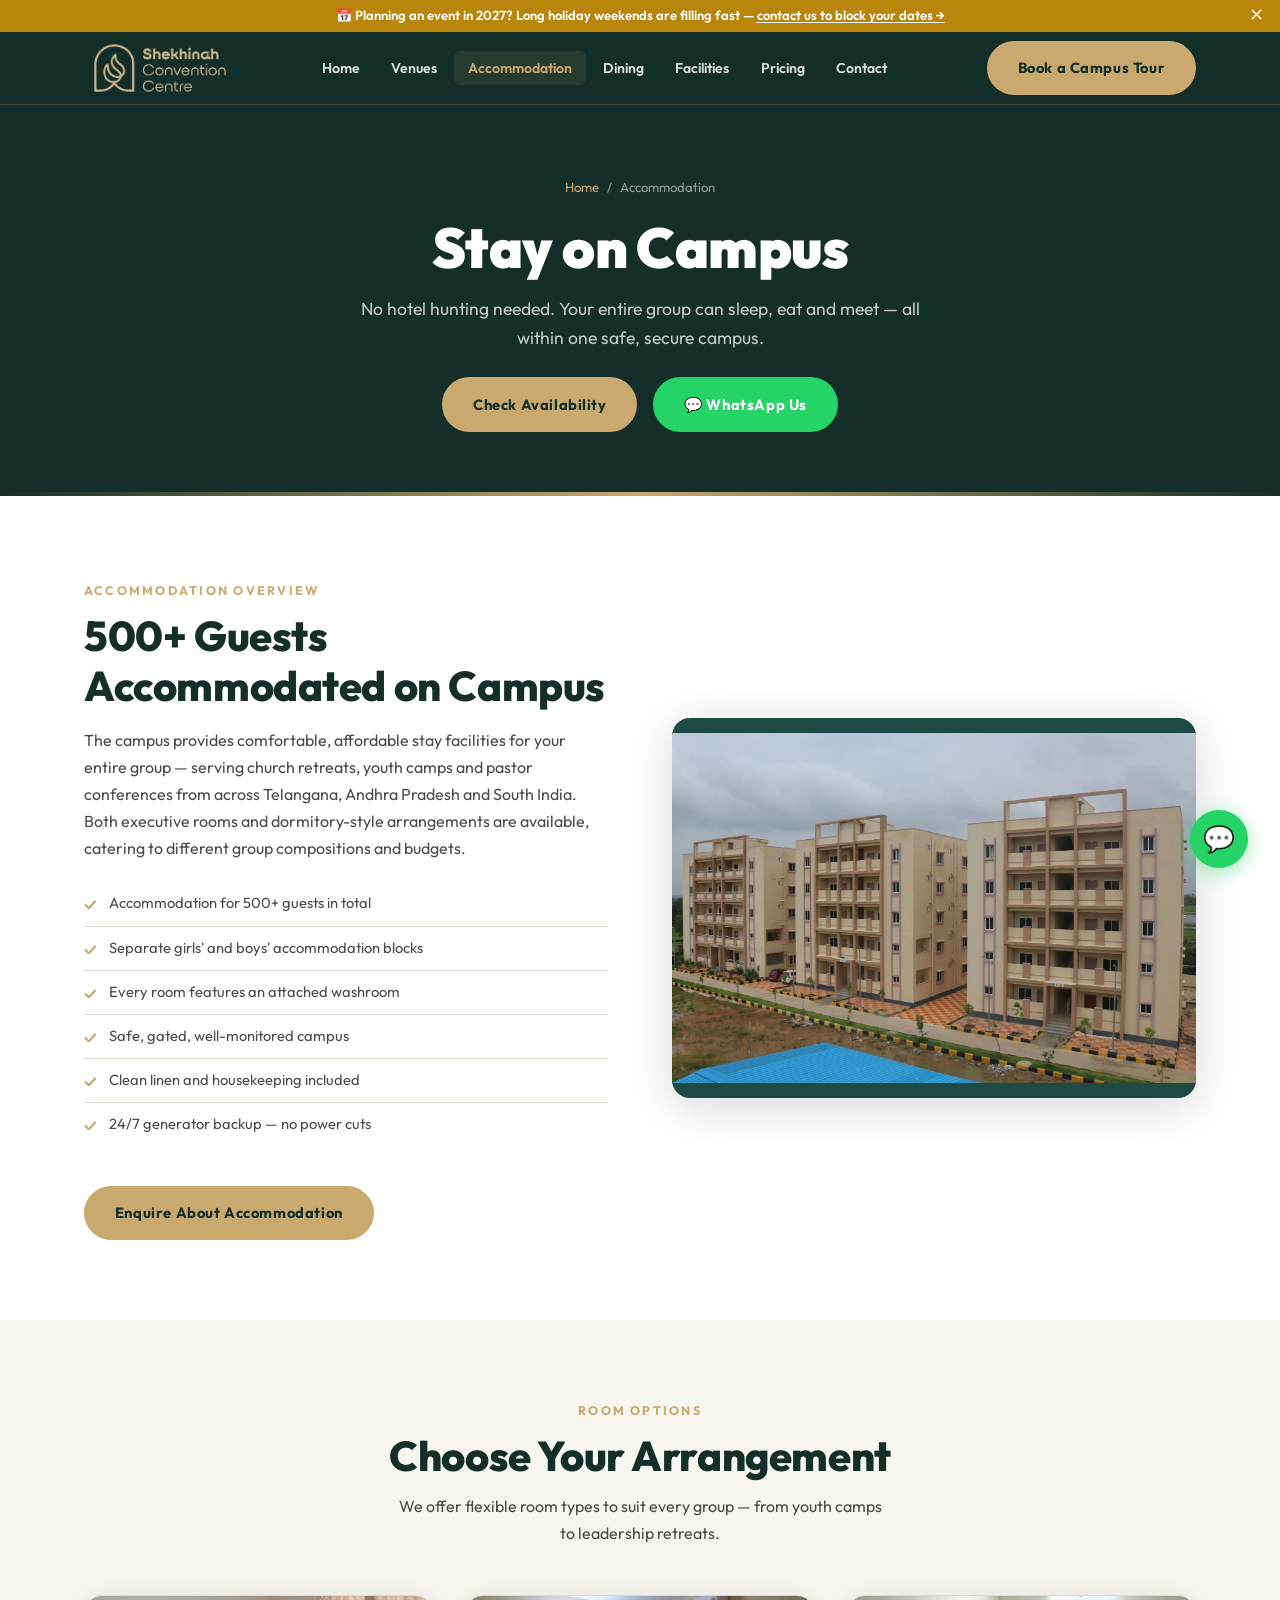
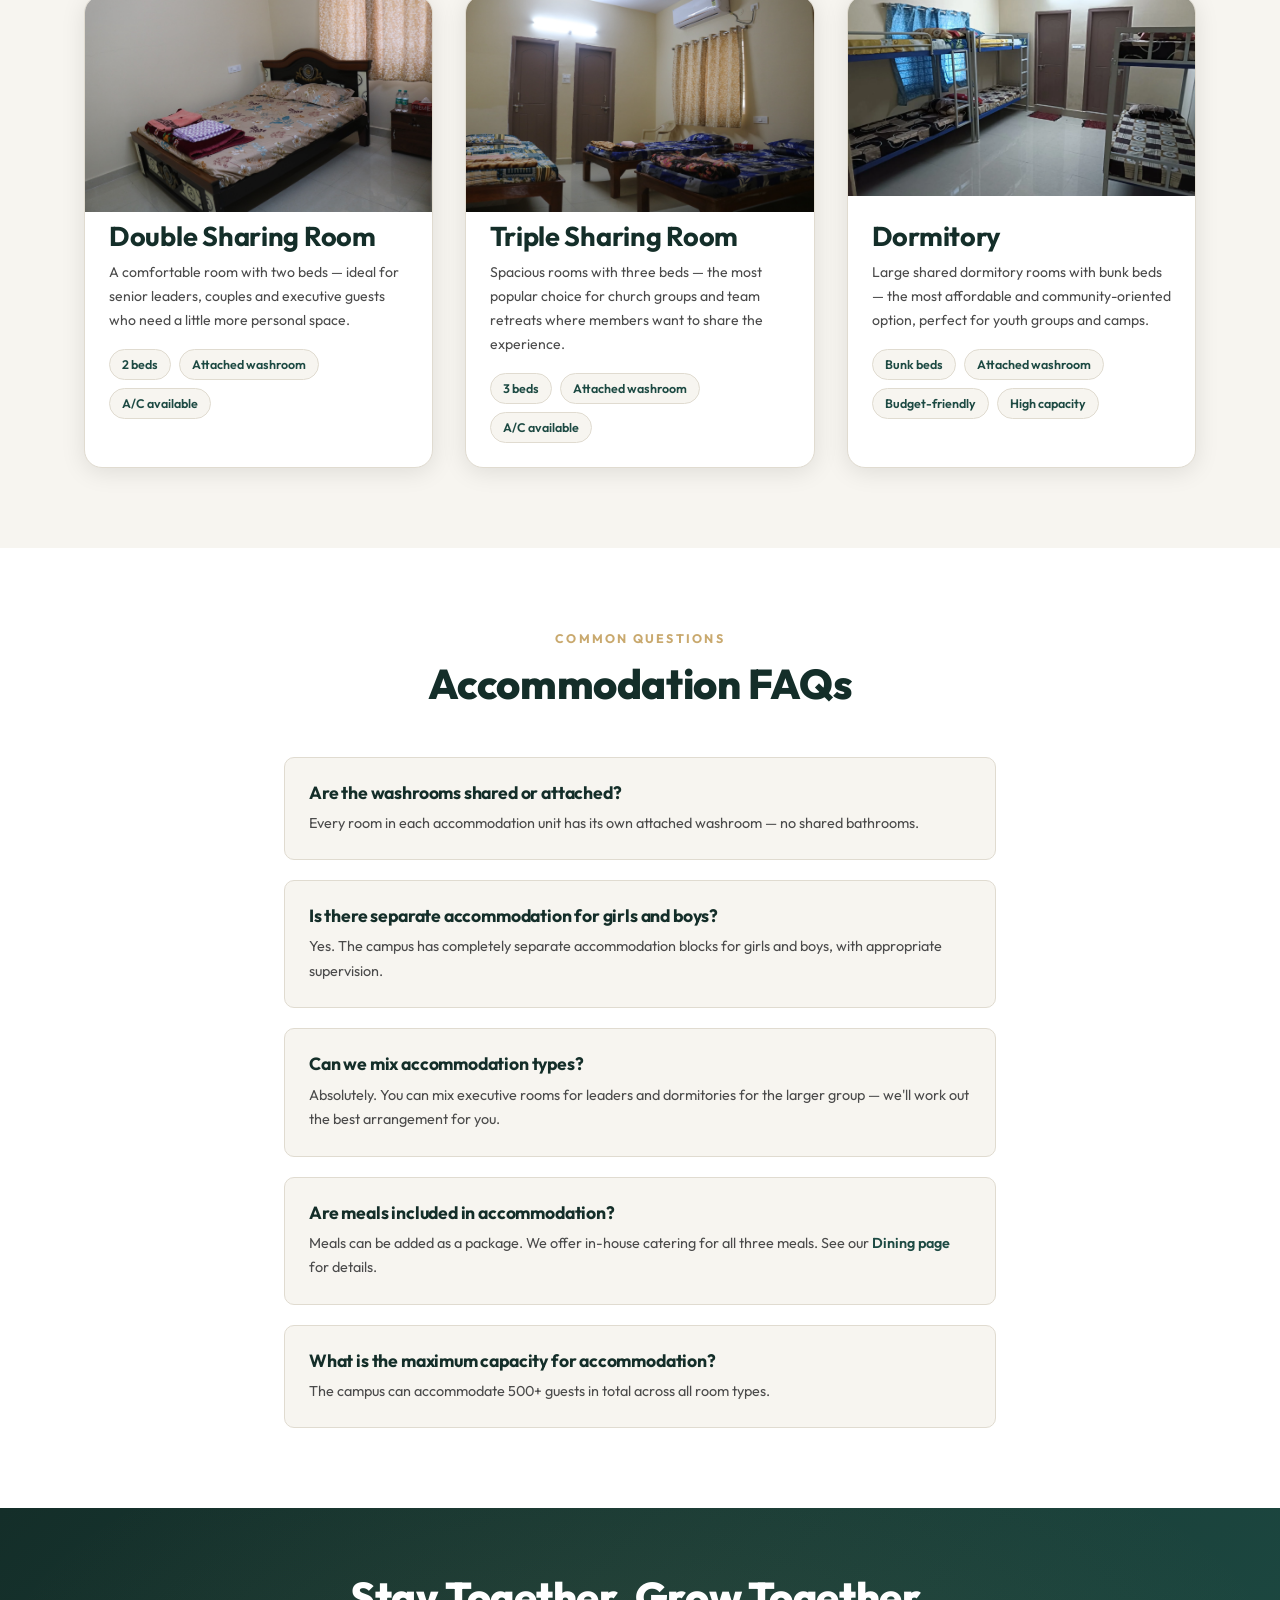
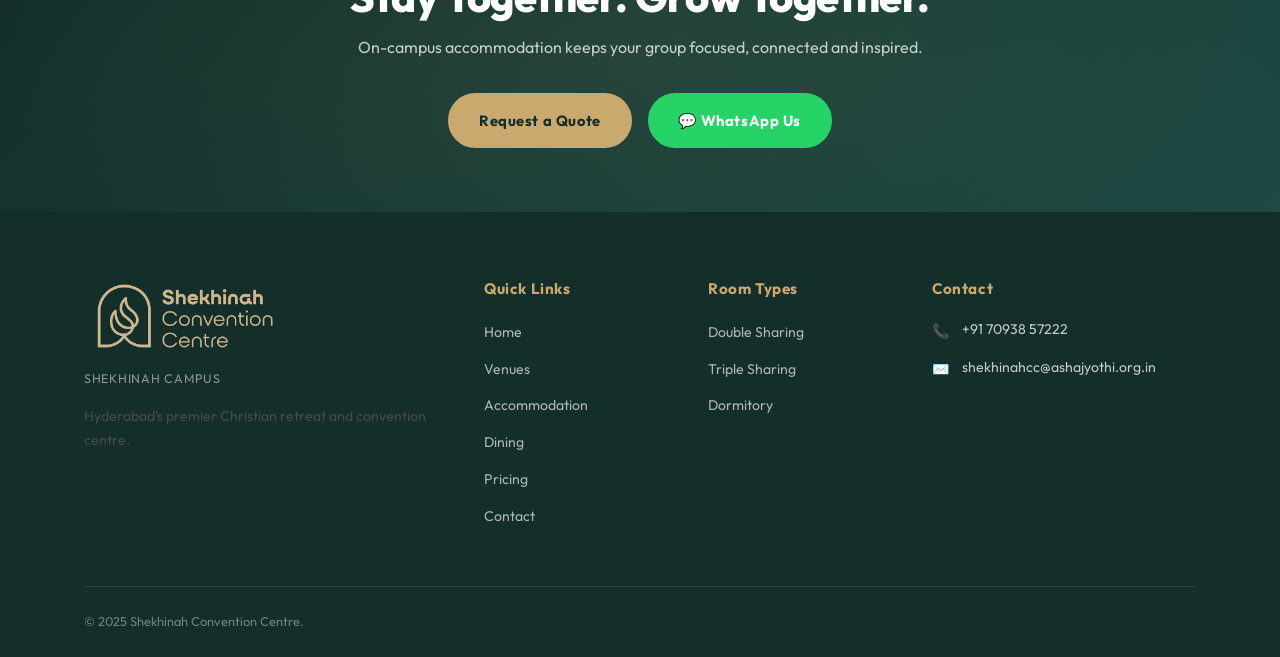
<file: accommodation.html>
<!DOCTYPE html>
<html lang="en">
<head>
  <meta charset="UTF-8" />
  <meta name="viewport" content="width=device-width, initial-scale=1.0" />
  <meta name="theme-color" content="#1d4a43" />
  <title>Accommodation | On-Campus Stay | Christian Retreat Centre near Hyderabad</title>
  <meta name="description" content="500+ guests accommodated on one campus near Hyderabad, Telangana. Executive rooms, double sharing and dormitories — all with attached washrooms. Ideal for church retreats and youth camps." />
  <meta name="keywords" content="church retreat accommodation Hyderabad, Christian stay Telangana, group accommodation near Hyderabad, youth camp stay Telangana, dormitory church retreat South India, on-campus accommodation Christian venue" />
  <link rel="canonical" href="https://www.shekhinahconventioncentre.com/accommodation.html" />

  <!-- Open Graph -->
  <meta property="og:type" content="website" />
  <meta property="og:url" content="https://www.shekhinahconventioncentre.com/accommodation.html" />
  <meta property="og:title" content="Accommodation | Shekhinah Convention Centre — 500+ Guests On Campus" />
  <meta property="og:description" content="Executive rooms, double and triple sharing, dormitories — all with attached washrooms. Accommodation for 500+ guests on one secure campus near Hyderabad." />
  <meta property="og:image" content="https://www.shekhinahconventioncentre.com/Images/Dorm-bright.jpg" />
  <meta property="og:site_name" content="Shekhinah Convention Centre" />
  <meta property="og:locale" content="en_IN" />

  <!-- Twitter Card -->
  <meta name="twitter:card" content="summary_large_image" />
  <meta name="twitter:title" content="Accommodation | Shekhinah Convention Centre — 500+ Guests On Campus" />
  <meta name="twitter:description" content="Executive rooms, double and triple sharing, dormitories — all with attached washrooms. Accommodation for 500+ guests on one secure campus near Hyderabad." />
  <meta name="twitter:image" content="https://www.shekhinahconventioncentre.com/Images/Dorm-bright.jpg" />

  <!-- Structured Data -->
  <script type="application/ld+json">
  {
    "@context": "https://schema.org",
    "@graph": [
      {
        "@type": "BreadcrumbList",
        "itemListElement": [
          {"@type": "ListItem", "position": 1, "name": "Home", "item": "https://www.shekhinahconventioncentre.com/"},
          {"@type": "ListItem", "position": 2, "name": "Accommodation", "item": "https://www.shekhinahconventioncentre.com/accommodation.html"}
        ]
      },
      {
        "@type": "FAQPage",
        "mainEntity": [
          {
            "@type": "Question",
            "name": "Are the washrooms shared or attached?",
            "acceptedAnswer": {"@type": "Answer", "text": "Every room in each accommodation unit has its own attached washroom — no shared bathrooms."}
          },
          {
            "@type": "Question",
            "name": "Is there separate accommodation for girls and boys at Shekhinah?",
            "acceptedAnswer": {"@type": "Answer", "text": "Yes. The campus has completely separate accommodation blocks for girls and boys, with appropriate supervision."}
          },
          {
            "@type": "Question",
            "name": "Can we mix accommodation types?",
            "acceptedAnswer": {"@type": "Answer", "text": "Yes. You can mix executive rooms for leaders and dormitories for the larger group — we will work out the best arrangement for you."}
          },
          {
            "@type": "Question",
            "name": "Are meals included in accommodation at Shekhinah?",
            "acceptedAnswer": {"@type": "Answer", "text": "Meals can be added as a package. Shekhinah offers in-house catering for all three meals — breakfast, lunch and dinner."}
          },
          {
            "@type": "Question",
            "name": "What is the maximum accommodation capacity at Shekhinah Convention Centre?",
            "acceptedAnswer": {"@type": "Answer", "text": "The campus can accommodate 500+ guests in total across executive rooms, double sharing, triple sharing and dormitory rooms."}
          }
        ]
      }
    ]
  }
  </script>

  <link rel="preconnect" href="https://fonts.googleapis.com" />
  <link rel="preconnect" href="https://fonts.gstatic.com" crossorigin />
  <link href="https://fonts.googleapis.com/css2?family=Outfit:wght@300;400;500;600;700;800;900&display=swap" rel="stylesheet" />
  <!-- Favicons -->
  <link rel="icon" type="image/x-icon" href="favicon.ico" />
  <link rel="icon" type="image/png" sizes="32x32" href="favicon-32x32.png" />
  <link rel="icon" type="image/png" sizes="192x192" href="favicon-192x192.png" />
  <link rel="apple-touch-icon" sizes="180x180" href="apple-touch-icon.png" />
  <link rel="stylesheet" href="css/styles.css" />
  <style>
    .reveal { opacity:0;transform:translateY(28px);transition:opacity .6s ease,transform .6s ease; }
    .reveal.revealed { opacity:1;transform:none; }
    .room-grid { display:grid;grid-template-columns:repeat(3,1fr);gap:2rem; }
    .room-card { background:var(--white);border-radius:var(--radius-lg);overflow:hidden;border:1px solid var(--border);box-shadow:var(--shadow);transition:all var(--transition); }
    .room-card:hover { transform:translateY(-5px);box-shadow:var(--shadow-lg); }
    .room-img { height:200px;display:flex;align-items:center;justify-content:center;font-size:5rem; }
    .room-body { padding:1.5rem; }
    .room-body h3 { margin-bottom:0.5rem; }
    .room-body p { font-size:0.88rem;margin-bottom:1rem; }
    .room-amenities { display:flex;flex-wrap:wrap;gap:0.5rem; }
    .room-amenity { background:var(--off-white);color:var(--teal);border:1px solid var(--border);border-radius:50px;padding:0.25rem 0.75rem;font-size:0.78rem;font-weight:600; }
    @media(max-width:1024px){.room-grid{grid-template-columns:1fr 1fr;}}
    @media(max-width:768px){.room-grid{grid-template-columns:1fr;}}
  </style>
  <!-- Google Analytics -->
  <script async src="https://www.googletagmanager.com/gtag/js?id=G-S8042290GN"></script>
  <script>
    window.dataLayer = window.dataLayer || [];
    function gtag(){dataLayer.push(arguments);}
    gtag('js', new Date());
    gtag('config', 'G-S8042290GN');
    gtag('config', 'AW-18405705430');
  </script>
  <!-- Microsoft Clarity -->
  <script type="text/javascript">
    (function(c,l,a,r,i,t,y){
        c[a]=c[a]||function(){(c[a].q=c[a].q||[]).push(arguments)};
        t=l.createElement(r);t.async=1;t.src="https://www.clarity.ms/tag/"+i;
        y=l.getElementsByTagName(r)[0];y.parentNode.insertBefore(t,y);
    })(window, document, "clarity", "script", "y3n43tnp6b");
  </script>
</head>
<body>

  <!-- ═══════════════════════════════════════
       ANNOUNCEMENT BAR — 2027 BOOKINGS
  ════════════════════════════════════════ -->
  <div class="announce-bar" role="region" aria-label="Announcement">
    <span>📅 Planning an event in 2027? Long holiday weekends are filling fast — <a href="https://wa.me/917093857222?text=Hi%2C+I%27d+like+to+book+Shekhinah+for+an+event+in+2027.+Can+you+share+available+dates%3F" target="_blank" rel="noopener" data-wa-source="announce_bar">contact us to block your dates →</a></span>
    <button class="announce-bar-dismiss" aria-label="Dismiss announcement">✕</button>
  </div>

  <nav class="navbar">
    <div class="container nav-inner">
      <a href="index.html" class="nav-logo">
        <img src="Logo/SHEKHINAH CONVENTION CENTRE LOGO-06.png" alt="Shekhinah Convention Centre" style="height:60px;width:auto;" />
            </a>
      <ul class="nav-links">
        <li><a href="index.html">Home</a></li>
        <li><a href="venues.html">Venues</a></li>
        <li><a href="accommodation.html" class="active">Accommodation</a></li>
        <li><a href="dining.html">Dining</a></li>
        <li><a href="facilities.html">Facilities</a></li>
        <li><a href="pricing.html">Pricing</a></li>
        <li><a href="contact.html">Contact</a></li><li class="nav-cta-mobile"><a href="contact.html#enquiry">Book a Campus Tour</a></li>
      </ul>
      <a href="contact.html#enquiry" class="btn btn-primary nav-cta">Book a Campus Tour</a>
      <div class="nav-toggle"><span></span><span></span><span></span></div>
    </div>
  </nav>

  <div class="page-hero">
    <div class="container">
      <nav class="breadcrumb"><a href="index.html">Home</a><span>Accommodation</span></nav>
      <h1>Stay on Campus</h1>
      <p>No hotel hunting needed. Your entire group can sleep, eat and meet — all within one safe, secure campus.</p>
      <div style="display:flex;gap:1rem;justify-content:center;flex-wrap:wrap;margin-top:1.5rem;">
        <a href="contact.html#enquiry" class="btn btn-primary">Check Availability</a>
        <a href="https://wa.me/917093857222" target="_blank" rel="noopener" class="btn btn-whatsapp">💬 WhatsApp Us</a>
      </div>
    </div>
  </div>

  <!-- OVERVIEW -->
  <section class="section">
    <div class="container">
      <div class="two-col">
        <div>
          <span class="section-label">Accommodation Overview</span>
          <h2>500+ Guests Accommodated on Campus</h2>
          <p style="margin:1rem 0;">The campus provides comfortable, affordable stay facilities for your entire group — serving church retreats, youth camps and pastor conferences from across Telangana, Andhra Pradesh and South India. Both executive rooms and dormitory-style arrangements are available, catering to different group compositions and budgets.</p>
          <ul class="feature-list">
            <li>Accommodation for 500+ guests in total</li>
            <li>Separate girls' and boys' accommodation blocks</li>
            <li>Every room features an attached washroom</li>
            <li>Safe, gated, well-monitored campus</li>
            <li>Clean linen and housekeeping included</li>
            <li>24/7 generator backup — no power cuts</li>
          </ul>
          <a href="contact.html#enquiry" class="btn btn-primary" style="margin-top:0.5rem;">Enquire About Accommodation</a>
        </div>
        <div class="two-col-img" style="background:var(--teal);">
          <picture>
            <source srcset="Images/Buildings.webp" type="image/webp">
            <img src="Images/Buildings.JPG" alt="Shekhinah Convention Centre Buildings" loading="lazy" style="width:100%;height:100%;object-fit:cover;" />
          </picture>
        </div>
      </div>
    </div>
  </section>

  <!-- ROOM TYPES -->
  <section class="section section-alt">
    <div class="container">
      <div class="section-header text-center">
        <span class="section-label">Room Options</span>
        <h2>Choose Your Arrangement</h2>
        <p style="max-width:500px;margin:0.75rem auto 0;">We offer flexible room types to suit every group — from youth camps to leadership retreats.</p>
      </div>

      <div class="room-grid reveal">
        <div class="room-card">
          <div class="room-img" style="background:var(--teal);padding:0;">
            <picture>
              <source srcset="Images/Double sharing.webp" type="image/webp">
              <img src="Images/Double sharing.JPG" alt="Double Sharing Room" loading="lazy" style="width:100%;height:100%;object-fit:cover;" />
            </picture>
          </div>
          <div class="room-body">
            <h3>Double Sharing Room</h3>
            <p>A comfortable room with two beds — ideal for senior leaders, couples and executive guests who need a little more personal space.</p>
            <div class="room-amenities">
              <span class="room-amenity">2 beds</span>
              <span class="room-amenity">Attached washroom</span>
              <span class="room-amenity">A/C available</span>
            </div>
          </div>
        </div>
        <div class="room-card">
          <div class="room-img" style="background:var(--teal);padding:0;">
            <picture>
              <source srcset="Images/Triple Sharing.webp" type="image/webp">
              <img src="Images/Triple Sharing.JPG" alt="Triple Sharing Room" loading="lazy" style="width:100%;height:100%;object-fit:cover;" />
            </picture>
          </div>
          <div class="room-body">
            <h3>Triple Sharing Room</h3>
            <p>Spacious rooms with three beds — the most popular choice for church groups and team retreats where members want to share the experience.</p>
            <div class="room-amenities">
              <span class="room-amenity">3 beds</span>
              <span class="room-amenity">Attached washroom</span>
              <span class="room-amenity">A/C available</span>
            </div>
          </div>
        </div>
        <div class="room-card">
          <div class="room-img" style="background:var(--teal);padding:0;"><picture style="display:block;width:100%;height:100%;"><source srcset="Images/Dorm.webp" type="image/webp"><img src="Images/Dorm.jpg" alt="Dormitory" loading="lazy" style="width:100%;height:100%;object-fit:cover;" /></picture></div>
          <div class="room-body">
            <h3>Dormitory</h3>
            <p>Large shared dormitory rooms with bunk beds — the most affordable and community-oriented option, perfect for youth groups and camps.</p>
            <div class="room-amenities">
              <span class="room-amenity">Bunk beds</span>
              <span class="room-amenity">Attached washroom</span>
              <span class="room-amenity">Budget-friendly</span>
              <span class="room-amenity">High capacity</span>
            </div>
          </div>
        </div>
      </div>
    </div>
  </section>

  <!-- FAQ -->
  <section class="section">
    <div class="container" style="max-width:760px;">
      <div class="section-header text-center">
        <span class="section-label">Common Questions</span>
        <h2>Accommodation FAQs</h2>
      </div>
      <div style="display:flex;flex-direction:column;gap:1.25rem;" class="reveal">
        <div style="background:var(--off-white);border-radius:var(--radius);padding:1.5rem;border:1px solid var(--border);">
          <h4 style="margin-bottom:0.5rem;">Are the washrooms shared or attached?</h4>
          <p style="font-size:0.9rem;">Every room in each accommodation unit has its own attached washroom — no shared bathrooms.</p>
        </div>
        <div style="background:var(--off-white);border-radius:var(--radius);padding:1.5rem;border:1px solid var(--border);">
          <h4 style="margin-bottom:0.5rem;">Is there separate accommodation for girls and boys?</h4>
          <p style="font-size:0.9rem;">Yes. The campus has completely separate accommodation blocks for girls and boys, with appropriate supervision.</p>
        </div>
        <div style="background:var(--off-white);border-radius:var(--radius);padding:1.5rem;border:1px solid var(--border);">
          <h4 style="margin-bottom:0.5rem;">Can we mix accommodation types?</h4>
          <p style="font-size:0.9rem;">Absolutely. You can mix executive rooms for leaders and dormitories for the larger group — we'll work out the best arrangement for you.</p>
        </div>
        <div style="background:var(--off-white);border-radius:var(--radius);padding:1.5rem;border:1px solid var(--border);">
          <h4 style="margin-bottom:0.5rem;">Are meals included in accommodation?</h4>
          <p style="font-size:0.9rem;">Meals can be added as a package. We offer in-house catering for all three meals. See our <a href="dining.html" style="color:var(--teal);font-weight:600;">Dining page</a> for details.</p>
        </div>
        <div style="background:var(--off-white);border-radius:var(--radius);padding:1.5rem;border:1px solid var(--border);">
          <h4 style="margin-bottom:0.5rem;">What is the maximum capacity for accommodation?</h4>
          <p style="font-size:0.9rem;">The campus can accommodate 500+ guests in total across all room types.</p>
        </div>
      </div>
    </div>
  </section>

  <div class="cta-banner">
    <div class="container">
      <h2>Stay Together. Grow Together.</h2>
      <p>On-campus accommodation keeps your group focused, connected and inspired.</p>
      <div class="cta-banner-btns">
        <a href="contact.html#enquiry" class="btn btn-primary">Request a Quote</a>
        <a href="https://wa.me/917093857222" target="_blank" rel="noopener" class="btn btn-whatsapp">💬 WhatsApp Us</a>
      </div>
    </div>
  </div>

  <footer>
    <div class="container">
      <div class="footer-grid">
        <div><img src="Logo/SHEKHINAH CONVENTION CENTRE LOGO-06.png" alt="Shekhinah Convention Centre" style="height:80px;width:auto;margin-bottom:0.75rem;" /><div class="footer-brand-sub">Shekhinah Campus</div><p class="footer-desc">Hyderabad's premier Christian retreat and convention centre.</p></div>
        <div class="footer-col"><h5>Quick Links</h5><ul>
          <li><a href="index.html">Home</a></li><li><a href="venues.html">Venues</a></li>
          <li><a href="accommodation.html">Accommodation</a></li><li><a href="dining.html">Dining</a></li>
          <li><a href="pricing.html">Pricing</a></li><li><a href="contact.html">Contact</a></li>
        </ul></div>
        <div class="footer-col"><h5>Room Types</h5><ul>
          <li><a href="#double">Double Sharing</a></li>
          <li><a href="#triple">Triple Sharing</a></li>
          <li><a href="#dorm">Dormitory</a></li>
        </ul></div>
        <div class="footer-col"><h5>Contact</h5>
          <div class="footer-contact-item"><span class="icon">📞</span><div><a href="tel:+917093857222">+91 70938 57222</a></div></div>
          <div class="footer-contact-item"><span class="icon">✉️</span><div><a href="mailto:shekhinahcc@ashajyothi.org.in">shekhinahcc@ashajyothi.org.in</a></div></div>
        </div>
      </div>
      <div class="footer-bottom"><div>&copy; 2025 Shekhinah Convention Centre.</div></div>
    </div>
  </footer>

  <a href="https://wa.me/917093857222" class="whatsapp-float" target="_blank" rel="noopener" aria-label="WhatsApp">
    <span class="whatsapp-tooltip">Chat with us</span>💬
  </a>
  <script src="js/main.js"></script>
</body>
</html>
</file>
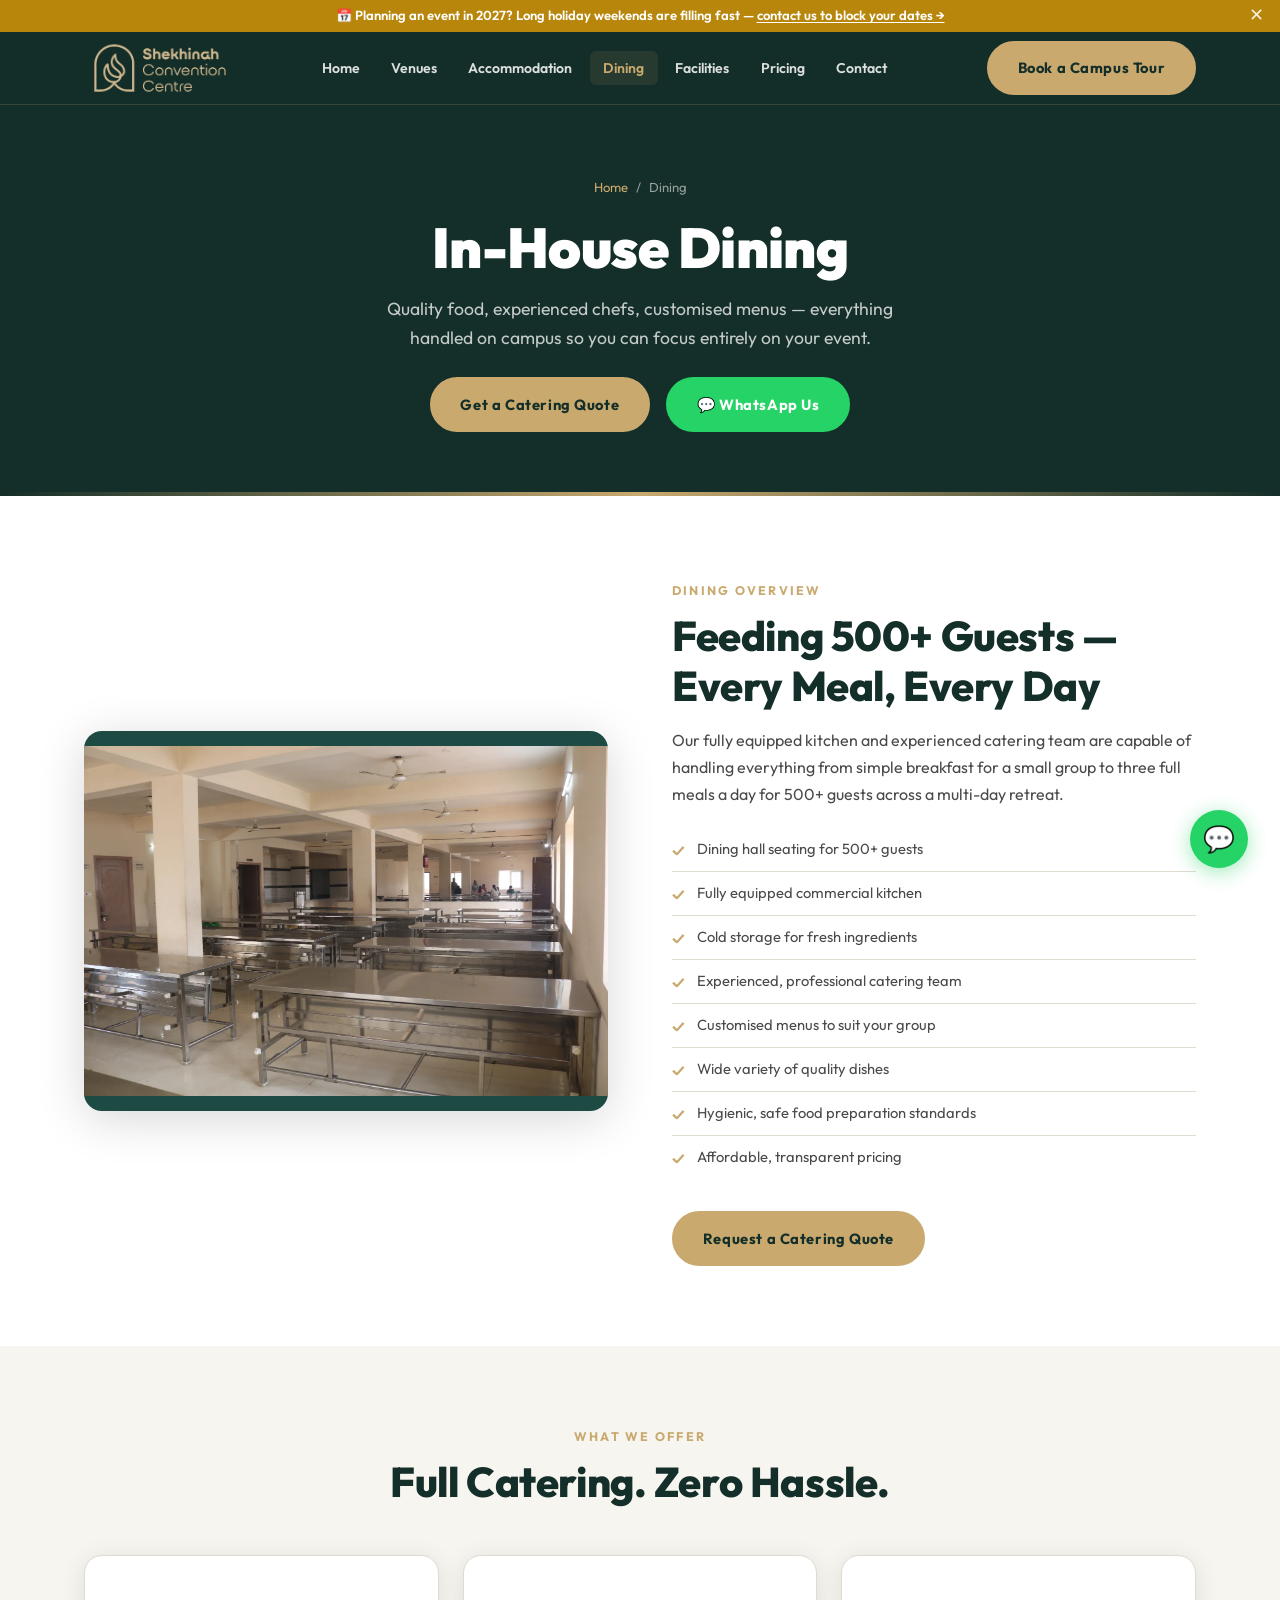
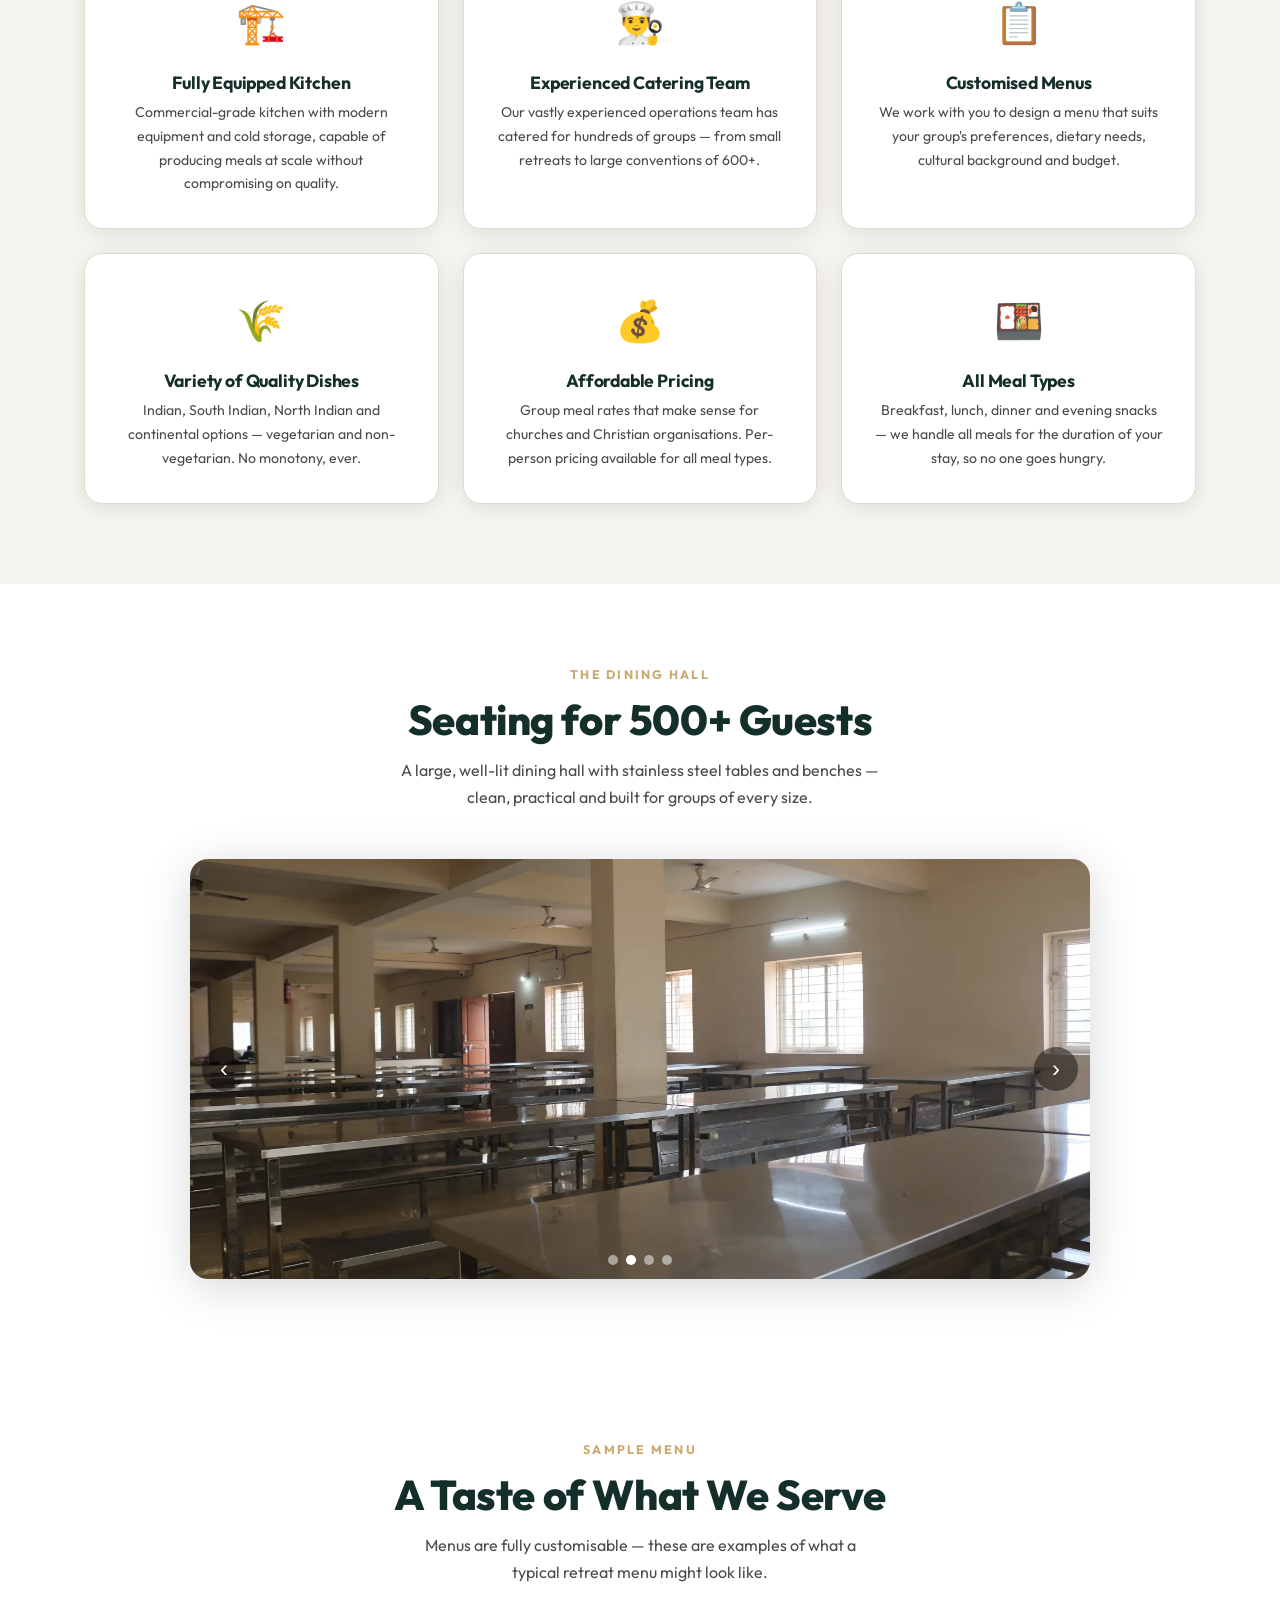
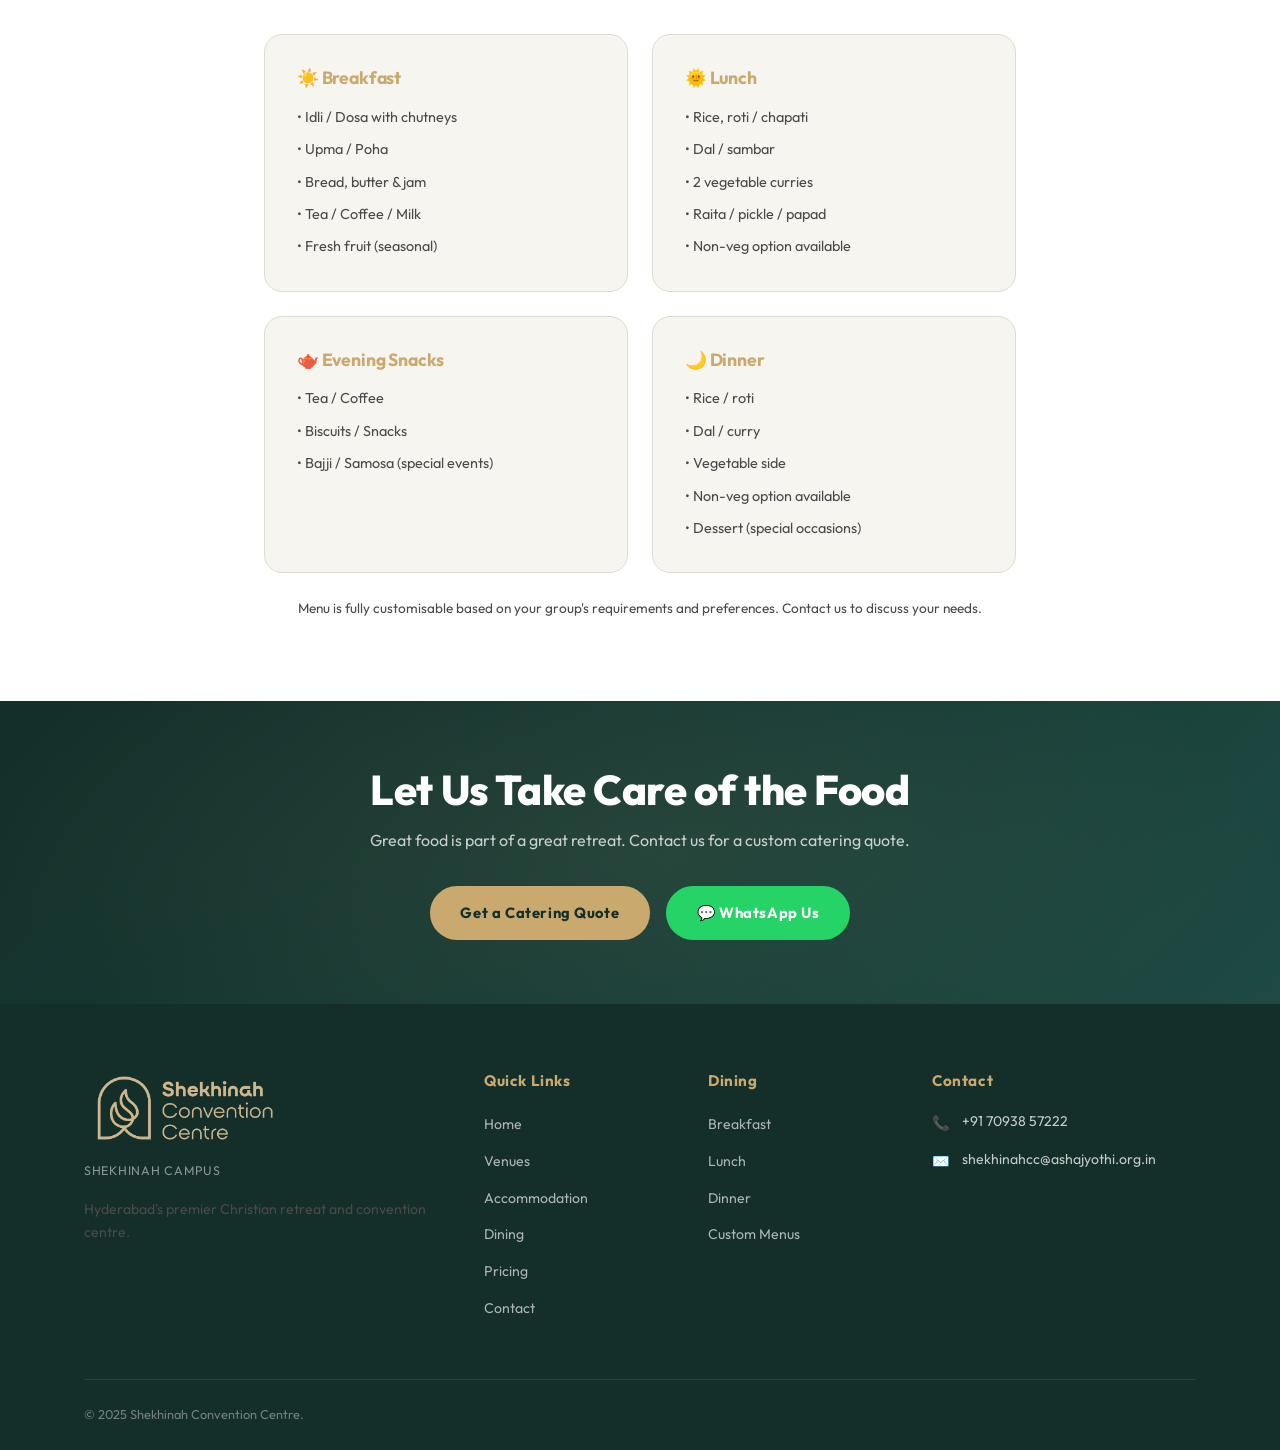
<file: dining.html>
<!DOCTYPE html>
<html lang="en">
<head>
  <meta charset="UTF-8" />
  <meta name="viewport" content="width=device-width, initial-scale=1.0" />
  <meta name="theme-color" content="#1d4a43" />
  <title>Dining & In-House Catering | Shekhinah Convention Centre, Telangana</title>
  <meta name="description" content="In-house catering for 500+ guests near Hyderabad. Experienced kitchen team, customised menus for church retreats, pastor conferences and youth camps across Telangana and South India." />
  <meta name="keywords" content="church catering Hyderabad, retreat centre food Telangana, in-house catering Christian venue, group meals near Hyderabad, church camp dining South India, pastor conference catering Telangana" />
  <link rel="canonical" href="https://www.shekhinahconventioncentre.com/dining.html" />

  <!-- Open Graph -->
  <meta property="og:type" content="website" />
  <meta property="og:url" content="https://www.shekhinahconventioncentre.com/dining.html" />
  <meta property="og:title" content="Dining | Shekhinah Convention Centre — In-House Catering for 500+ Guests" />
  <meta property="og:description" content="Fully equipped kitchen, experienced catering team and customised menus for 500+ guests. All meals handled on campus near Hyderabad." />
  <meta property="og:image" content="https://www.shekhinahconventioncentre.com/Images/Dining%20benches.jpg" />
  <meta property="og:site_name" content="Shekhinah Convention Centre" />
  <meta property="og:locale" content="en_IN" />

  <!-- Twitter Card -->
  <meta name="twitter:card" content="summary_large_image" />
  <meta name="twitter:title" content="Dining | Shekhinah Convention Centre — In-House Catering for 500+ Guests" />
  <meta name="twitter:description" content="Fully equipped kitchen, experienced catering team and customised menus for 500+ guests. All meals handled on campus near Hyderabad." />
  <meta name="twitter:image" content="https://www.shekhinahconventioncentre.com/Images/Dining%20benches.jpg" />

  <!-- Structured Data -->
  <script type="application/ld+json">
  {
    "@context": "https://schema.org",
    "@graph": [
      {
        "@type": "BreadcrumbList",
        "itemListElement": [
          {"@type": "ListItem", "position": 1, "name": "Home", "item": "https://www.shekhinahconventioncentre.com/"},
          {"@type": "ListItem", "position": 2, "name": "Dining", "item": "https://www.shekhinahconventioncentre.com/dining.html"}
        ]
      },
      {
        "@type": "FoodEstablishment",
        "name": "Shekhinah Convention Centre In-House Dining",
        "description": "Fully equipped commercial kitchen with experienced catering team providing customised meals for 500+ guests.",
        "servesCuisine": ["Indian", "South Indian", "North Indian", "Continental"],
        "maximumAttendeeCapacity": 500,
        "hasMenu": "https://www.shekhinahconventioncentre.com/dining.html#sample-menu",
        "telephone": "+917093857222"
      }
    ]
  }
  </script>

  <link rel="preconnect" href="https://fonts.googleapis.com" />
  <link rel="preconnect" href="https://fonts.gstatic.com" crossorigin />
  <link href="https://fonts.googleapis.com/css2?family=Outfit:wght@300;400;500;600;700;800;900&display=swap" rel="stylesheet" />
  <!-- Favicons -->
  <link rel="icon" type="image/x-icon" href="favicon.ico" />
  <link rel="icon" type="image/png" sizes="32x32" href="favicon-32x32.png" />
  <link rel="icon" type="image/png" sizes="192x192" href="favicon-192x192.png" />
  <link rel="apple-touch-icon" sizes="180x180" href="apple-touch-icon.png" />
  <link rel="stylesheet" href="css/styles.css" />
  <style>
    .reveal { opacity:0;transform:translateY(28px);transition:opacity .6s ease,transform .6s ease; }
    .reveal.revealed { opacity:1;transform:none; }
    .dining-highlights { display:grid;grid-template-columns:repeat(3,1fr);gap:1.5rem;margin-bottom:0; }
    .dining-card { background:var(--white);border-radius:var(--radius-lg);padding:2rem;text-align:center;border:1px solid var(--border);box-shadow:var(--shadow);transition:all var(--transition); }
    .dining-card:hover { transform:translateY(-4px);box-shadow:var(--shadow-lg); }
    .dining-icon { font-size:2.5rem;margin-bottom:1rem; }
    .dining-card h4 { color:var(--teal-dark);margin-bottom:0.5rem; }
    .dining-card p { font-size:0.88rem; }
    .sample-menu { display:grid;grid-template-columns:1fr 1fr;gap:1.5rem; }
    @media(max-width:1024px){.dining-highlights{grid-template-columns:1fr 1fr;}}
    @media(max-width:768px){.dining-highlights{grid-template-columns:1fr;}.sample-menu{grid-template-columns:1fr;}.dining-hall-grid{grid-template-columns:1fr!important;}}
    .dining-carousel{position:relative;border-radius:var(--radius-lg);overflow:hidden;box-shadow:var(--shadow-lg);height:420px;max-width:900px;margin:0 auto;user-select:none;}
    .carousel-track{display:flex;height:100%;transition:transform 0.5s ease;}
    .carousel-slide{min-width:100%;height:100%;}
    .carousel-slide img{width:100%;height:100%;object-fit:cover;}
    .carousel-btn{position:absolute;top:50%;transform:translateY(-50%);background:rgba(0,0,0,0.45);color:#fff;border:none;border-radius:50%;width:44px;height:44px;font-size:1.5rem;cursor:pointer;display:flex;align-items:center;justify-content:center;transition:background 0.2s;z-index:2;}
    .carousel-btn:hover{background:rgba(0,0,0,0.7);}
    .carousel-prev{left:12px;}
    .carousel-next{right:12px;}
    .carousel-dots{position:absolute;bottom:14px;left:50%;transform:translateX(-50%);display:flex;gap:8px;z-index:2;}
    .carousel-dot{width:10px;height:10px;border-radius:50%;background:rgba(255,255,255,0.5);border:none;cursor:pointer;padding:0;transition:background 0.2s;}
    .carousel-dot.active{background:#fff;}
    @media(max-width:768px){.dining-carousel{height:260px;}}
  </style>
  <!-- Google Analytics -->
  <script async src="https://www.googletagmanager.com/gtag/js?id=G-S8042290GN"></script>
  <script>
    window.dataLayer = window.dataLayer || [];
    function gtag(){dataLayer.push(arguments);}
    gtag('js', new Date());
    gtag('config', 'G-S8042290GN');
    gtag('config', 'AW-18405705430');
  </script>
  <!-- Microsoft Clarity -->
  <script type="text/javascript">
    (function(c,l,a,r,i,t,y){
        c[a]=c[a]||function(){(c[a].q=c[a].q||[]).push(arguments)};
        t=l.createElement(r);t.async=1;t.src="https://www.clarity.ms/tag/"+i;
        y=l.getElementsByTagName(r)[0];y.parentNode.insertBefore(t,y);
    })(window, document, "clarity", "script", "y3n43tnp6b");
  </script>
</head>
<body>

  <!-- ═══════════════════════════════════════
       ANNOUNCEMENT BAR — 2027 BOOKINGS
  ════════════════════════════════════════ -->
  <div class="announce-bar" role="region" aria-label="Announcement">
    <span>📅 Planning an event in 2027? Long holiday weekends are filling fast — <a href="https://wa.me/917093857222?text=Hi%2C+I%27d+like+to+book+Shekhinah+for+an+event+in+2027.+Can+you+share+available+dates%3F" target="_blank" rel="noopener" data-wa-source="announce_bar">contact us to block your dates →</a></span>
    <button class="announce-bar-dismiss" aria-label="Dismiss announcement">✕</button>
  </div>

  <nav class="navbar">
    <div class="container nav-inner">
      <a href="index.html" class="nav-logo">
        <img src="Logo/SHEKHINAH CONVENTION CENTRE LOGO-06.png" alt="Shekhinah Convention Centre" style="height:60px;width:auto;" />
            </a>
      <ul class="nav-links">
        <li><a href="index.html">Home</a></li>
        <li><a href="venues.html">Venues</a></li>
        <li><a href="accommodation.html">Accommodation</a></li>
        <li><a href="dining.html" class="active">Dining</a></li>
        <li><a href="facilities.html">Facilities</a></li>
        <li><a href="pricing.html">Pricing</a></li>
        <li><a href="contact.html">Contact</a></li><li class="nav-cta-mobile"><a href="contact.html#enquiry">Book a Campus Tour</a></li>
      </ul>
      <a href="contact.html#enquiry" class="btn btn-primary nav-cta">Book a Campus Tour</a>
      <div class="nav-toggle"><span></span><span></span><span></span></div>
    </div>
  </nav>

  <div class="page-hero">
    <div class="container">
      <nav class="breadcrumb"><a href="index.html">Home</a><span>Dining</span></nav>
      <h1>In-House Dining</h1>
      <p>Quality food, experienced chefs, customised menus — everything handled on campus so you can focus entirely on your event.</p>
      <div style="display:flex;gap:1rem;justify-content:center;flex-wrap:wrap;margin-top:1.5rem;">
        <a href="contact.html#enquiry" class="btn btn-primary">Get a Catering Quote</a>
        <a href="https://wa.me/917093857222" target="_blank" rel="noopener" class="btn btn-whatsapp">💬 WhatsApp Us</a>
      </div>
    </div>
  </div>

  <!-- OVERVIEW -->
  <section class="section">
    <div class="container">
      <div class="two-col">
        <div class="two-col-img" style="background:var(--teal);padding:0;">
          <picture>
            <source srcset="Images/Dine3.webp" type="image/webp">
            <img src="Images/Dine3.JPG" alt="Shekhinah dining hall" loading="lazy" style="width:100%;height:100%;object-fit:cover;object-position:center center;" />
          </picture>
        </div>
        <div class="two-col-text">
          <span class="section-label">Dining Overview</span>
          <h2>Feeding 500+ Guests — Every Meal, Every Day</h2>
          <p style="margin:1rem 0;">Our fully equipped kitchen and experienced catering team are capable of handling everything from simple breakfast for a small group to three full meals a day for 500+ guests across a multi-day retreat.</p>
          <ul class="feature-list">
            <li>Dining hall seating for 500+ guests</li>
            <li>Fully equipped commercial kitchen</li>
            <li>Cold storage for fresh ingredients</li>
            <li>Experienced, professional catering team</li>
            <li>Customised menus to suit your group</li>
            <li>Wide variety of quality dishes</li>
            <li>Hygienic, safe food preparation standards</li>
            <li>Affordable, transparent pricing</li>
          </ul>
          <a href="contact.html#enquiry" class="btn btn-primary">Request a Catering Quote</a>
        </div>
      </div>
    </div>
  </section>

  <!-- HIGHLIGHTS -->
  <section class="section section-alt">
    <div class="container">
      <div class="section-header text-center">
        <span class="section-label">What We Offer</span>
        <h2>Full Catering. Zero Hassle.</h2>
      </div>
      <div class="dining-highlights reveal">
        <div class="dining-card">
          <div class="dining-icon">🏗️</div>
          <h4>Fully Equipped Kitchen</h4>
          <p>Commercial-grade kitchen with modern equipment and cold storage, capable of producing meals at scale without compromising on quality.</p>
        </div>
        <div class="dining-card">
          <div class="dining-icon">👨‍🍳</div>
          <h4>Experienced Catering Team</h4>
          <p>Our vastly experienced operations team has catered for hundreds of groups — from small retreats to large conventions of 600+.</p>
        </div>
        <div class="dining-card">
          <div class="dining-icon">📋</div>
          <h4>Customised Menus</h4>
          <p>We work with you to design a menu that suits your group's preferences, dietary needs, cultural background and budget.</p>
        </div>
        <div class="dining-card">
          <div class="dining-icon">🌾</div>
          <h4>Variety of Quality Dishes</h4>
          <p>Indian, South Indian, North Indian and continental options — vegetarian and non-vegetarian. No monotony, ever.</p>
        </div>
        <div class="dining-card">
          <div class="dining-icon">💰</div>
          <h4>Affordable Pricing</h4>
          <p>Group meal rates that make sense for churches and Christian organisations. Per-person pricing available for all meal types.</p>
        </div>
        <div class="dining-card">
          <div class="dining-icon">🍱</div>
          <h4>All Meal Types</h4>
          <p>Breakfast, lunch, dinner and evening snacks — we handle all meals for the duration of your stay, so no one goes hungry.</p>
        </div>
      </div>
    </div>
  </section>

  <!-- DINING HALL PHOTO -->
  <section class="section">
    <div class="container">
      <div class="section-header text-center">
        <span class="section-label">The Dining Hall</span>
        <h2>Seating for 500+ Guests</h2>
        <p style="max-width:520px;margin:0.75rem auto 0;">A large, well-lit dining hall with stainless steel tables and benches — clean, practical and built for groups of every size.</p>
      </div>
      <div class="dining-carousel" id="diningCarousel">
        <div class="carousel-track" id="diningTrack">
          <div class="carousel-slide"><picture><source srcset="Images/Dine1.webp" type="image/webp"><img src="Images/Dine1.JPG" alt="Dining hall at Shekhinah Convention Centre" loading="lazy" /></picture></div>
          <div class="carousel-slide"><picture><source srcset="Images/Dine2.webp" type="image/webp"><img src="Images/Dine2.JPG" alt="Dining hall at Shekhinah Convention Centre" loading="lazy" /></picture></div>
          <div class="carousel-slide"><picture><source srcset="Images/CooksD.webp" type="image/webp"><img src="Images/CooksD.JPG" alt="Shekhinah kitchen team preparing meals" loading="lazy" /></picture></div>
          <div class="carousel-slide"><picture><source srcset="Images/Serving.webp" type="image/webp"><img src="Images/Serving.JPG" alt="Meal serving at Shekhinah Convention Centre" loading="lazy" /></picture></div>
        </div>
        <button class="carousel-btn carousel-prev" id="diningPrev" aria-label="Previous">&#8249;</button>
        <button class="carousel-btn carousel-next" id="diningNext" aria-label="Next">&#8250;</button>
        <div class="carousel-dots" id="diningDots">
          <button class="carousel-dot active" aria-label="Slide 1"></button>
          <button class="carousel-dot" aria-label="Slide 2"></button>
          <button class="carousel-dot" aria-label="Slide 3"></button>
          <button class="carousel-dot" aria-label="Slide 4"></button>
        </div>
      </div>
    </div>
  </section>

  <!-- SAMPLE MENU -->
  <section class="section">
    <div class="container" style="max-width:800px;">
      <div class="section-header text-center">
        <span class="section-label">Sample Menu</span>
        <h2>A Taste of What We Serve</h2>
        <p style="max-width:480px;margin:0.75rem auto 0;">Menus are fully customisable — these are examples of what a typical retreat menu might look like.</p>
      </div>
      <div class="sample-menu reveal">
        <div style="background:var(--off-white);border-radius:var(--radius-lg);padding:2rem;border:1px solid var(--border);">
          <h4 style="color:var(--gold);margin-bottom:1rem;">☀️ Breakfast</h4>
          <ul style="list-style:none;display:flex;flex-direction:column;gap:0.5rem;">
            <li style="font-size:0.9rem;color:var(--text-mid);">• Idli / Dosa with chutneys</li>
            <li style="font-size:0.9rem;color:var(--text-mid);">• Upma / Poha</li>
            <li style="font-size:0.9rem;color:var(--text-mid);">• Bread, butter &amp; jam</li>
            <li style="font-size:0.9rem;color:var(--text-mid);">• Tea / Coffee / Milk</li>
            <li style="font-size:0.9rem;color:var(--text-mid);">• Fresh fruit (seasonal)</li>
          </ul>
        </div>
        <div style="background:var(--off-white);border-radius:var(--radius-lg);padding:2rem;border:1px solid var(--border);">
          <h4 style="color:var(--gold);margin-bottom:1rem;">🌞 Lunch</h4>
          <ul style="list-style:none;display:flex;flex-direction:column;gap:0.5rem;">
            <li style="font-size:0.9rem;color:var(--text-mid);">• Rice, roti / chapati</li>
            <li style="font-size:0.9rem;color:var(--text-mid);">• Dal / sambar</li>
            <li style="font-size:0.9rem;color:var(--text-mid);">• 2 vegetable curries</li>
            <li style="font-size:0.9rem;color:var(--text-mid);">• Raita / pickle / papad</li>
            <li style="font-size:0.9rem;color:var(--text-mid);">• Non-veg option available</li>
          </ul>
        </div>
        <div style="background:var(--off-white);border-radius:var(--radius-lg);padding:2rem;border:1px solid var(--border);">
          <h4 style="color:var(--gold);margin-bottom:1rem;">🫖 Evening Snacks</h4>
          <ul style="list-style:none;display:flex;flex-direction:column;gap:0.5rem;">
            <li style="font-size:0.9rem;color:var(--text-mid);">• Tea / Coffee</li>
            <li style="font-size:0.9rem;color:var(--text-mid);">• Biscuits / Snacks</li>
            <li style="font-size:0.9rem;color:var(--text-mid);">• Bajji / Samosa (special events)</li>
          </ul>
        </div>
        <div style="background:var(--off-white);border-radius:var(--radius-lg);padding:2rem;border:1px solid var(--border);">
          <h4 style="color:var(--gold);margin-bottom:1rem;">🌙 Dinner</h4>
          <ul style="list-style:none;display:flex;flex-direction:column;gap:0.5rem;">
            <li style="font-size:0.9rem;color:var(--text-mid);">• Rice / roti</li>
            <li style="font-size:0.9rem;color:var(--text-mid);">• Dal / curry</li>
            <li style="font-size:0.9rem;color:var(--text-mid);">• Vegetable side</li>
            <li style="font-size:0.9rem;color:var(--text-mid);">• Non-veg option available</li>
            <li style="font-size:0.9rem;color:var(--text-mid);">• Dessert (special occasions)</li>
          </ul>
        </div>
      </div>
      <p style="text-align:center;font-size:0.85rem;color:var(--text-mid);margin-top:1.5rem;">Menu is fully customisable based on your group's requirements and preferences. Contact us to discuss your needs.</p>
    </div>
  </section>

  <div class="cta-banner">
    <div class="container">
      <h2>Let Us Take Care of the Food</h2>
      <p>Great food is part of a great retreat. Contact us for a custom catering quote.</p>
      <div class="cta-banner-btns">
        <a href="contact.html#enquiry" class="btn btn-primary">Get a Catering Quote</a>
        <a href="https://wa.me/917093857222" target="_blank" rel="noopener" class="btn btn-whatsapp">💬 WhatsApp Us</a>
      </div>
    </div>
  </div>

  <footer>
    <div class="container">
      <div class="footer-grid">
        <div><img src="Logo/SHEKHINAH CONVENTION CENTRE LOGO-06.png" alt="Shekhinah Convention Centre" style="height:80px;width:auto;margin-bottom:0.75rem;" /><div class="footer-brand-sub">Shekhinah Campus</div><p class="footer-desc">Hyderabad's premier Christian retreat and convention centre.</p></div>
        <div class="footer-col"><h5>Quick Links</h5><ul>
          <li><a href="index.html">Home</a></li><li><a href="venues.html">Venues</a></li>
          <li><a href="accommodation.html">Accommodation</a></li><li><a href="dining.html">Dining</a></li>
          <li><a href="pricing.html">Pricing</a></li><li><a href="contact.html">Contact</a></li>
        </ul></div>
        <div class="footer-col"><h5>Dining</h5><ul>
          <li><a href="#">Breakfast</a></li><li><a href="#">Lunch</a></li>
          <li><a href="#">Dinner</a></li><li><a href="#">Custom Menus</a></li>
        </ul></div>
        <div class="footer-col"><h5>Contact</h5>
          <div class="footer-contact-item"><span class="icon">📞</span><div><a href="tel:+917093857222">+91 70938 57222</a></div></div>
          <div class="footer-contact-item"><span class="icon">✉️</span><div><a href="mailto:shekhinahcc@ashajyothi.org.in">shekhinahcc@ashajyothi.org.in</a></div></div>
        </div>
      </div>
      <div class="footer-bottom"><div>&copy; 2025 Shekhinah Convention Centre.</div></div>
    </div>
  </footer>

  <a href="https://wa.me/917093857222" class="whatsapp-float" target="_blank" rel="noopener" aria-label="WhatsApp">
    <span class="whatsapp-tooltip">Chat with us</span>💬
  </a>
  <script src="js/main.js"></script>
  <script>
    (function(){
      var track = document.getElementById('diningTrack');
      var dots = document.querySelectorAll('#diningDots .carousel-dot');
      var current = 0;
      var total = 4;
      var timer;

      function goTo(idx) {
        current = (idx + total) % total;
        track.style.transform = 'translateX(-' + (current * 100) + '%)';
        dots.forEach(function(d, i){ d.classList.toggle('active', i === current); });
      }

      document.getElementById('diningPrev').addEventListener('click', function(){ goTo(current - 1); resetTimer(); });
      document.getElementById('diningNext').addEventListener('click', function(){ goTo(current + 1); resetTimer(); });
      dots.forEach(function(d, i){ d.addEventListener('click', function(){ goTo(i); resetTimer(); }); });

      function resetTimer(){ clearInterval(timer); timer = setInterval(function(){ goTo(current + 1); }, 4500); }
      resetTimer();
    })();
  </script>
</body>
</html>
</file>
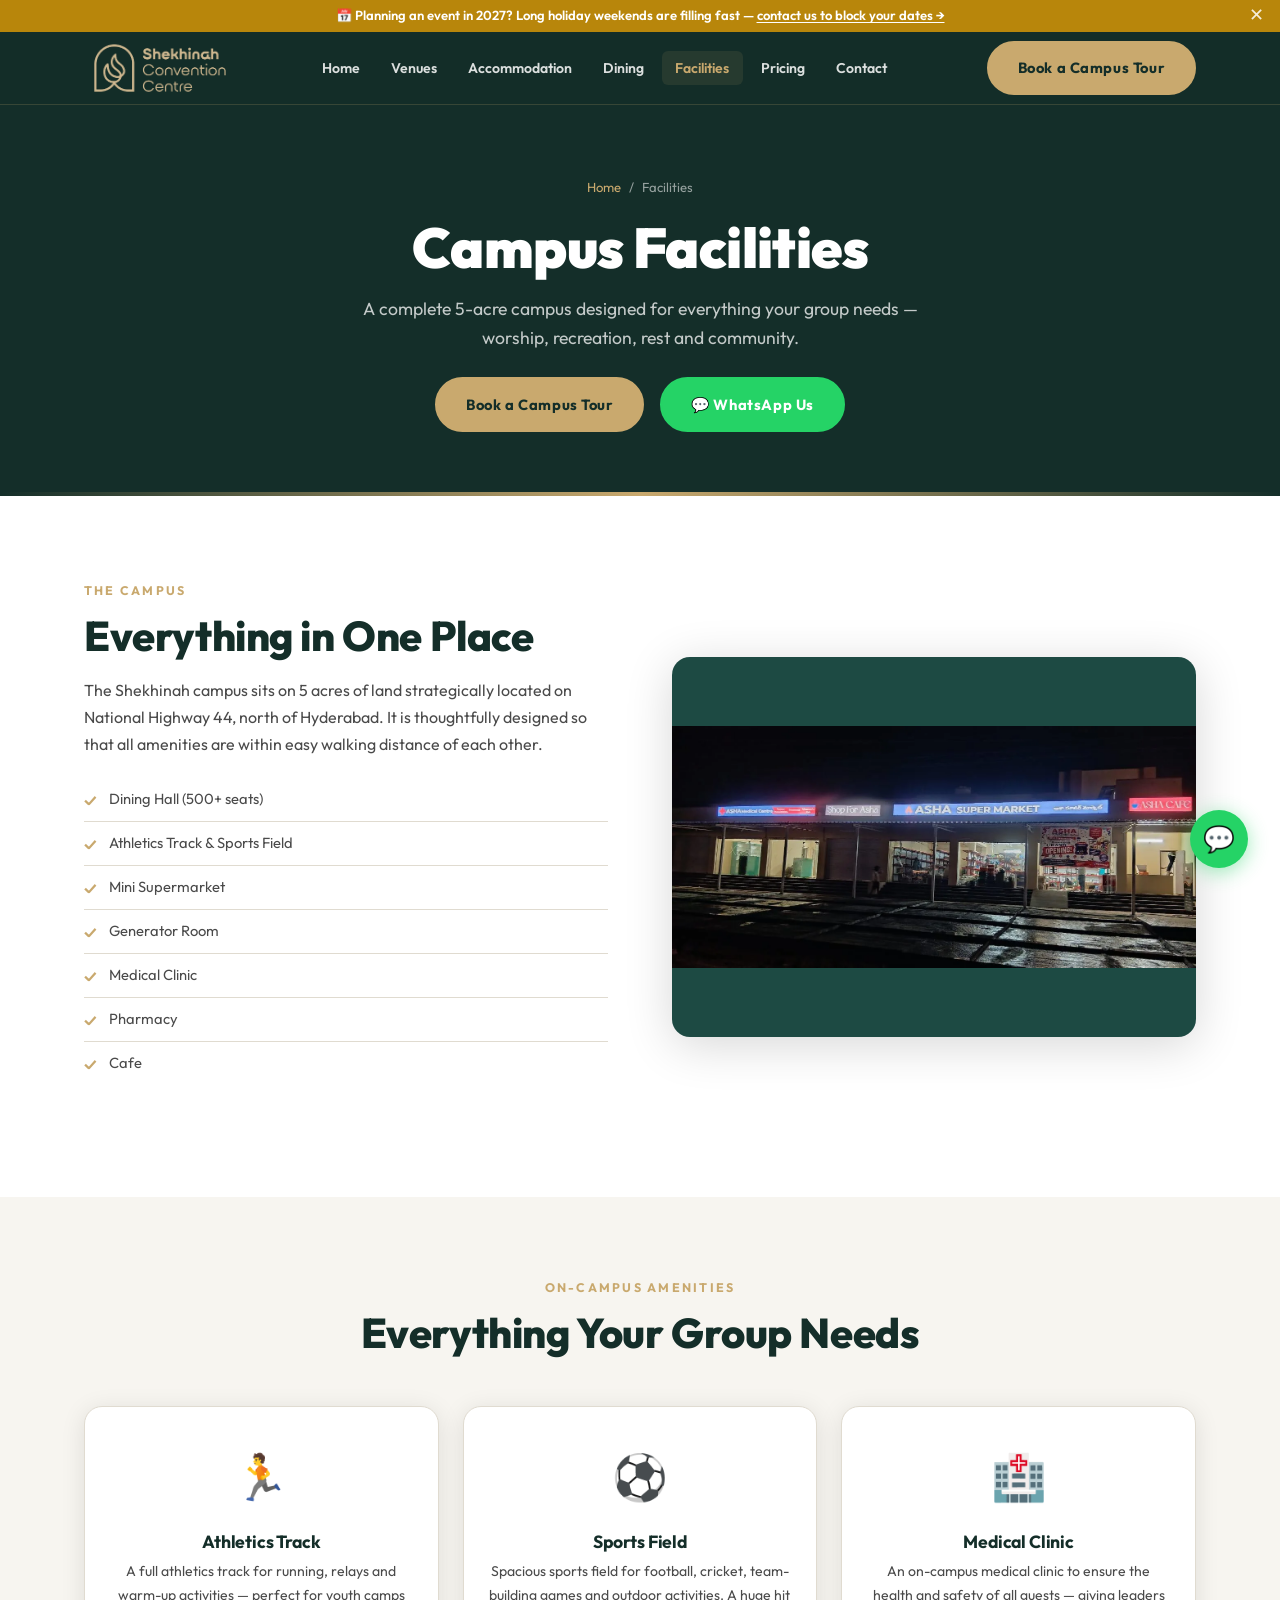
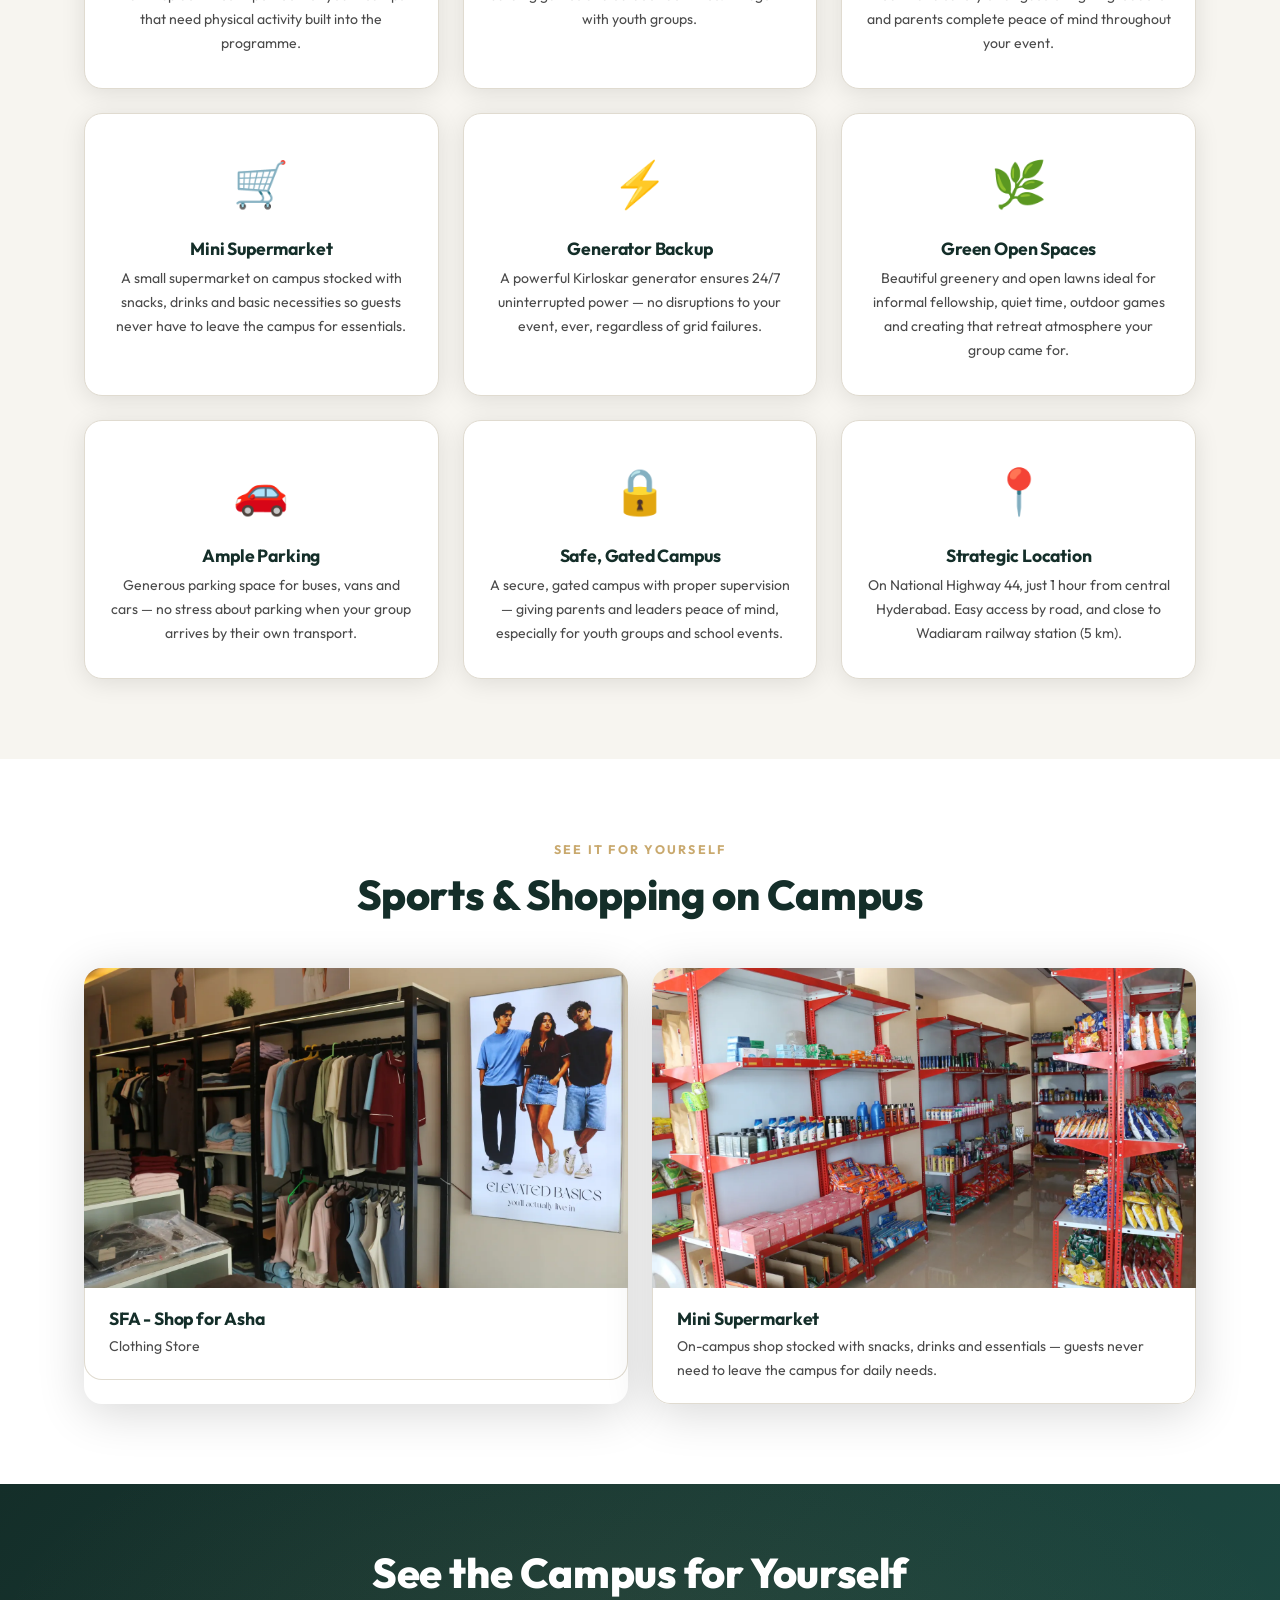
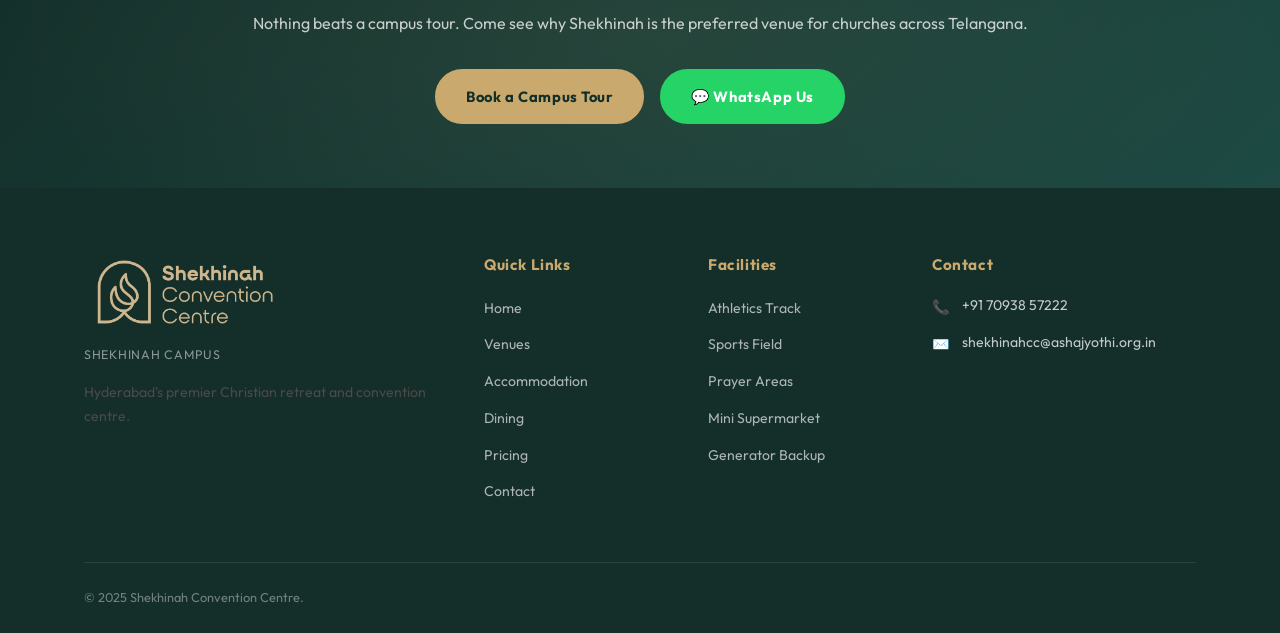
<file: facilities.html>
<!DOCTYPE html>
<html lang="en">
<head>
  <meta charset="UTF-8" />
  <meta name="viewport" content="width=device-width, initial-scale=1.0" />
  <meta name="theme-color" content="#1d4a43" />
  <title>Campus Facilities | Shekhinah Christian Retreat Centre, Hyderabad</title>
  <meta name="description" content="5-acre campus near Hyderabad with athletics track, sports field, prayer areas and 24/7 generator backup. Purpose-built for church camps, youth retreats and pastor conferences in Telangana." />
  <meta name="keywords" content="church camp facilities Hyderabad, sports ground retreat centre Telangana, athletics track Christian venue, youth camp facilities South India, prayer area retreat centre, church convention facilities Hyderabad" />
  <link rel="canonical" href="https://www.shekhinahconventioncentre.com/facilities.html" />

  <!-- Open Graph -->
  <meta property="og:type" content="website" />
  <meta property="og:url" content="https://www.shekhinahconventioncentre.com/facilities.html" />
  <meta property="og:title" content="Campus Facilities | Shekhinah Convention Centre near Hyderabad" />
  <meta property="og:description" content="5-acre green campus with athletics track, sports field, prayer areas, mini supermarket, generator backup and professional AV — 1 hour from Hyderabad." />
  <meta property="og:image" content="https://www.shekhinahconventioncentre.com/Images/Main-Auditorium.jpg" />
  <meta property="og:site_name" content="Shekhinah Convention Centre" />
  <meta property="og:locale" content="en_IN" />

  <!-- Twitter Card -->
  <meta name="twitter:card" content="summary_large_image" />
  <meta name="twitter:title" content="Campus Facilities | Shekhinah Convention Centre near Hyderabad" />
  <meta name="twitter:description" content="5-acre green campus with athletics track, sports field, prayer areas, mini supermarket, generator backup and professional AV — 1 hour from Hyderabad." />
  <meta name="twitter:image" content="https://www.shekhinahconventioncentre.com/Images/Main-Auditorium.jpg" />

  <!-- Structured Data -->
  <script type="application/ld+json">
  {
    "@context": "https://schema.org",
    "@graph": [
      {
        "@type": "BreadcrumbList",
        "itemListElement": [
          {"@type": "ListItem", "position": 1, "name": "Home", "item": "https://www.shekhinahconventioncentre.com/"},
          {"@type": "ListItem", "position": 2, "name": "Facilities", "item": "https://www.shekhinahconventioncentre.com/facilities.html"}
        ]
      }
    ]
  }
  </script>

  <script type="application/ld+json">
  {
    "@context": "https://schema.org",
    "@type": "FAQPage",
    "mainEntity": [
      {
        "@type": "Question",
        "name": "Does Shekhinah Convention Centre have a sports ground?",
        "acceptedAnswer": {"@type": "Answer", "text": "Yes. Shekhinah has a large multi-purpose sports field suitable for football, volleyball and other group activities — ideal for youth camps and team-building events."}
      },
      {
        "@type": "Question",
        "name": "Is there an athletics track at Shekhinah?",
        "acceptedAnswer": {"@type": "Answer", "text": "Yes. Shekhinah Convention Centre has a synthetic athletics track on campus, suitable for running events, fitness programmes and youth camp activities."}
      },
      {
        "@type": "Question",
        "name": "Is there 24/7 generator backup at Shekhinah Convention Centre?",
        "acceptedAnswer": {"@type": "Answer", "text": "Yes. The campus has 24/7 generator backup, ensuring there are no power interruptions during your event, worship sessions or overnight stay."}
      },
      {
        "@type": "Question",
        "name": "Are there prayer rooms or quiet areas at Shekhinah?",
        "acceptedAnswer": {"@type": "Answer", "text": "Yes. Shekhinah has dedicated prayer areas and quiet spaces on campus, reflecting its design as a Christian retreat and convention centre."}
      },
      {
        "@type": "Question",
        "name": "Is there a shop or store on the Shekhinah campus?",
        "acceptedAnswer": {"@type": "Answer", "text": "Yes. Shekhinah has a mini supermarket on campus where guests can purchase snacks, toiletries and essentials without leaving the campus."}
      },
      {
        "@type": "Question",
        "name": "What makes Shekhinah suitable for multi-day church retreats?",
        "acceptedAnswer": {"@type": "Answer", "text": "Shekhinah offers everything a multi-day retreat needs on one secure campus: five venues, accommodation for 500+ guests, in-house catering, sports facilities, 24/7 generator backup, prayer areas, a mini shop and professional AV — all 1 hour from Hyderabad, Telangana."}
      }
    ]
  }
  </script>

  <link rel="preconnect" href="https://fonts.googleapis.com" />
  <link rel="preconnect" href="https://fonts.gstatic.com" crossorigin />
  <link href="https://fonts.googleapis.com/css2?family=Outfit:wght@300;400;500;600;700;800;900&display=swap" rel="stylesheet" />
  <!-- Favicons -->
  <link rel="icon" type="image/x-icon" href="favicon.ico" />
  <link rel="icon" type="image/png" sizes="32x32" href="favicon-32x32.png" />
  <link rel="icon" type="image/png" sizes="192x192" href="favicon-192x192.png" />
  <link rel="apple-touch-icon" sizes="180x180" href="apple-touch-icon.png" />
  <link rel="stylesheet" href="css/styles.css" />
  <style>
    .reveal { opacity:0;transform:translateY(28px);transition:opacity .6s ease,transform .6s ease; }
    .reveal.revealed { opacity:1;transform:none; }
    .fac-grid { display:grid;grid-template-columns:repeat(3,1fr);gap:1.5rem; }
    .fac-card { background:var(--white);border-radius:var(--radius-lg);padding:2rem 1.5rem;border:1px solid var(--border);box-shadow:var(--shadow);transition:all var(--transition);text-align:center; }
    .fac-card:hover { transform:translateY(-4px);box-shadow:var(--shadow-lg);border-color:var(--gold); }
    .fac-icon { font-size:2.8rem;margin-bottom:1rem; }
    .fac-card h4 { color:var(--teal-dark);margin-bottom:0.5rem; }
    .fac-card p { font-size:0.88rem; }
    @media(max-width:1024px){.fac-grid{grid-template-columns:1fr 1fr;}}
    @media(max-width:768px){.fac-grid{grid-template-columns:1fr;}}
    @media(max-width:640px){.fac-photo-grid{grid-template-columns:1fr!important;}}
  </style>
  <!-- Google Analytics -->
  <script async src="https://www.googletagmanager.com/gtag/js?id=G-S8042290GN"></script>
  <script>
    window.dataLayer = window.dataLayer || [];
    function gtag(){dataLayer.push(arguments);}
    gtag('js', new Date());
    gtag('config', 'G-S8042290GN');
    gtag('config', 'AW-18405705430');
  </script>
  <!-- Microsoft Clarity -->
  <script type="text/javascript">
    (function(c,l,a,r,i,t,y){
        c[a]=c[a]||function(){(c[a].q=c[a].q||[]).push(arguments)};
        t=l.createElement(r);t.async=1;t.src="https://www.clarity.ms/tag/"+i;
        y=l.getElementsByTagName(r)[0];y.parentNode.insertBefore(t,y);
    })(window, document, "clarity", "script", "y3n43tnp6b");
  </script>
</head>
<body>

  <!-- ═══════════════════════════════════════
       ANNOUNCEMENT BAR — 2027 BOOKINGS
  ════════════════════════════════════════ -->
  <div class="announce-bar" role="region" aria-label="Announcement">
    <span>📅 Planning an event in 2027? Long holiday weekends are filling fast — <a href="https://wa.me/917093857222?text=Hi%2C+I%27d+like+to+book+Shekhinah+for+an+event+in+2027.+Can+you+share+available+dates%3F" target="_blank" rel="noopener" data-wa-source="announce_bar">contact us to block your dates →</a></span>
    <button class="announce-bar-dismiss" aria-label="Dismiss announcement">✕</button>
  </div>

  <nav class="navbar">
    <div class="container nav-inner">
      <a href="index.html" class="nav-logo">
        <img src="Logo/SHEKHINAH CONVENTION CENTRE LOGO-06.png" alt="Shekhinah Convention Centre" style="height:60px;width:auto;" />
            </a>
      <ul class="nav-links">
        <li><a href="index.html">Home</a></li>
        <li><a href="venues.html">Venues</a></li>
        <li><a href="accommodation.html">Accommodation</a></li>
        <li><a href="dining.html">Dining</a></li>
        <li><a href="facilities.html" class="active">Facilities</a></li>
        <li><a href="pricing.html">Pricing</a></li>
        <li><a href="contact.html">Contact</a></li><li class="nav-cta-mobile"><a href="contact.html#enquiry">Book a Campus Tour</a></li>
      </ul>
      <a href="contact.html#enquiry" class="btn btn-primary nav-cta">Book a Campus Tour</a>
      <div class="nav-toggle"><span></span><span></span><span></span></div>
    </div>
  </nav>

  <div class="page-hero">
    <div class="container">
      <nav class="breadcrumb"><a href="index.html">Home</a><span>Facilities</span></nav>
      <h1>Campus Facilities</h1>
      <p>A complete 5-acre campus designed for everything your group needs — worship, recreation, rest and community.</p>
      <div style="display:flex;gap:1rem;justify-content:center;flex-wrap:wrap;margin-top:1.5rem;">
        <a href="contact.html#enquiry" class="btn btn-primary">Book a Campus Tour</a>
        <a href="https://wa.me/917093857222" target="_blank" rel="noopener" class="btn btn-whatsapp">💬 WhatsApp Us</a>
      </div>
    </div>
  </div>

  <!-- CAMPUS MAP / OVERVIEW -->
  <section class="section">
    <div class="container">
      <div class="two-col">
        <div class="two-col-text">
          <span class="section-label">The Campus</span>
          <h2>Everything in One Place</h2>
          <p style="margin:1rem 0;">The Shekhinah campus sits on 5 acres of land strategically located on National Highway 44, north of Hyderabad. It is thoughtfully designed so that all amenities are within easy walking distance of each other.</p>
          <ul class="feature-list">
            <li>Dining Hall (500+ seats)</li>
            <li>Athletics Track &amp; Sports Field</li>
            <li>Mini Supermarket</li>
            <li>Generator Room</li>
            <li>Medical Clinic</li>
            <li>Pharmacy</li>
            <li>Cafe</li>
          </ul>
        </div>
        <div class="two-col-img" style="background:var(--teal);padding:0;">
          <picture><source srcset="Images/Facilities.webp" type="image/webp"><img src="Images/Facilities.jpg" alt="Shekhinah Convention Centre campus facilities" loading="lazy" style="width:100%;height:100%;object-fit:cover;" /></picture>
        </div>
      </div>
    </div>
  </section>

  <!-- FACILITIES GRID -->
  <section class="section section-alt">
    <div class="container">
      <div class="section-header text-center">
        <span class="section-label">On-Campus Amenities</span>
        <h2>Everything Your Group Needs</h2>
      </div>
      <div class="fac-grid reveal">
        <div class="fac-card">
          <div class="fac-icon">🏃</div>
          <h4>Athletics Track</h4>
          <p>A full athletics track for running, relays and warm-up activities — perfect for youth camps that need physical activity built into the programme.</p>
        </div>
        <div class="fac-card">
          <div class="fac-icon">⚽</div>
          <h4>Sports Field</h4>
          <p>Spacious sports field for football, cricket, team-building games and outdoor activities. A huge hit with youth groups.</p>
        </div>
        <div class="fac-card">
          <div class="fac-icon">🏥</div>
          <h4>Medical Clinic</h4>
          <p>An on-campus medical clinic to ensure the health and safety of all guests — giving leaders and parents complete peace of mind throughout your event.</p>
        </div>
        <div class="fac-card">
          <div class="fac-icon">🛒</div>
          <h4>Mini Supermarket</h4>
          <p>A small supermarket on campus stocked with snacks, drinks and basic necessities so guests never have to leave the campus for essentials.</p>
        </div>
        <div class="fac-card">
          <div class="fac-icon">⚡</div>
          <h4>Generator Backup</h4>
          <p>A powerful Kirloskar generator ensures 24/7 uninterrupted power — no disruptions to your event, ever, regardless of grid failures.</p>
        </div>
        <div class="fac-card">
          <div class="fac-icon">🌿</div>
          <h4>Green Open Spaces</h4>
          <p>Beautiful greenery and open lawns ideal for informal fellowship, quiet time, outdoor games and creating that retreat atmosphere your group came for.</p>
        </div>
        <div class="fac-card">
          <div class="fac-icon">🚗</div>
          <h4>Ample Parking</h4>
          <p>Generous parking space for buses, vans and cars — no stress about parking when your group arrives by their own transport.</p>
        </div>
        <div class="fac-card">
          <div class="fac-icon">🔒</div>
          <h4>Safe, Gated Campus</h4>
          <p>A secure, gated campus with proper supervision — giving parents and leaders peace of mind, especially for youth groups and school events.</p>
        </div>
        <div class="fac-card">
          <div class="fac-icon">📍</div>
          <h4>Strategic Location</h4>
          <p>On National Highway 44, just 1 hour from central Hyderabad. Easy access by road, and close to Wadiaram railway station (5 km).</p>
        </div>
      </div>
    </div>
  </section>

  <!-- PHOTO HIGHLIGHTS -->
  <section class="section">
    <div class="container">
      <div class="section-header text-center">
        <span class="section-label">See It for Yourself</span>
        <h2>Sports &amp; Shopping on Campus</h2>
      </div>
      <div class="fac-photo-grid" style="display:grid;grid-template-columns:1fr 1fr;gap:1.5rem;margin-top:2rem;">
        <div style="border-radius:var(--radius-lg);overflow:hidden;box-shadow:var(--shadow-lg);">
          <picture>
            <source srcset="Images/SFA.webp" type="image/webp">
            <img src="Images/SFA.JPG" alt="Shekhinah sports field and athletics track" loading="lazy" style="width:100%;height:320px;object-fit:cover;display:block;" />
          </picture>
          <div style="padding:1.25rem 1.5rem;background:var(--white);border:1px solid var(--border);border-top:none;border-radius:0 0 var(--radius-lg) var(--radius-lg);">
            <h4 style="color:var(--teal-dark);margin-bottom:0.4rem;">SFA - Shop for Asha</h4>
            <p style="font-size:0.88rem;">Clothing Store</p>
          </div>
        </div>
        <div style="border-radius:var(--radius-lg);overflow:hidden;box-shadow:var(--shadow-lg);">
          <picture>
            <source srcset="Images/SuperMarket.webp" type="image/webp">
            <img src="Images/SuperMarket.JPG" alt="Shekhinah campus mini supermarket" loading="lazy" style="width:100%;height:320px;object-fit:cover;display:block;" />
          </picture>
          <div style="padding:1.25rem 1.5rem;background:var(--white);border:1px solid var(--border);border-top:none;border-radius:0 0 var(--radius-lg) var(--radius-lg);">
            <h4 style="color:var(--teal-dark);margin-bottom:0.4rem;">Mini Supermarket</h4>
            <p style="font-size:0.88rem;">On-campus shop stocked with snacks, drinks and essentials — guests never need to leave the campus for daily needs.</p>
          </div>
        </div>
      </div>
    </div>
  </section>

  <div class="cta-banner">
    <div class="container">
      <h2>See the Campus for Yourself</h2>
      <p>Nothing beats a campus tour. Come see why Shekhinah is the preferred venue for churches across Telangana.</p>
      <div class="cta-banner-btns">
        <a href="contact.html#enquiry" class="btn btn-primary">Book a Campus Tour</a>
        <a href="https://wa.me/917093857222" target="_blank" rel="noopener" class="btn btn-whatsapp">💬 WhatsApp Us</a>
      </div>
    </div>
  </div>

  <footer>
    <div class="container">
      <div class="footer-grid">
        <div><img src="Logo/SHEKHINAH CONVENTION CENTRE LOGO-06.png" alt="Shekhinah Convention Centre" style="height:80px;width:auto;margin-bottom:0.75rem;" /><div class="footer-brand-sub">Shekhinah Campus</div><p class="footer-desc">Hyderabad's premier Christian retreat and convention centre.</p></div>
        <div class="footer-col"><h5>Quick Links</h5><ul>
          <li><a href="index.html">Home</a></li><li><a href="venues.html">Venues</a></li>
          <li><a href="accommodation.html">Accommodation</a></li><li><a href="dining.html">Dining</a></li>
          <li><a href="pricing.html">Pricing</a></li><li><a href="contact.html">Contact</a></li>
        </ul></div>
        <div class="footer-col"><h5>Facilities</h5><ul>
          <li><a href="#">Athletics Track</a></li><li><a href="#">Sports Field</a></li>
          <li><a href="#">Prayer Areas</a></li><li><a href="#">Mini Supermarket</a></li>
          <li><a href="#">Generator Backup</a></li>
        </ul></div>
        <div class="footer-col"><h5>Contact</h5>
          <div class="footer-contact-item"><span class="icon">📞</span><div><a href="tel:+917093857222">+91 70938 57222</a></div></div>
          <div class="footer-contact-item"><span class="icon">✉️</span><div><a href="mailto:shekhinahcc@ashajyothi.org.in">shekhinahcc@ashajyothi.org.in</a></div></div>
        </div>
      </div>
      <div class="footer-bottom"><div>&copy; 2025 Shekhinah Convention Centre.</div></div>
    </div>
  </footer>

  <a href="https://wa.me/917093857222" class="whatsapp-float" target="_blank" rel="noopener" aria-label="WhatsApp">
    <span class="whatsapp-tooltip">Chat with us</span>💬
  </a>
  <script src="js/main.js"></script>
</body>
</html>
</file>
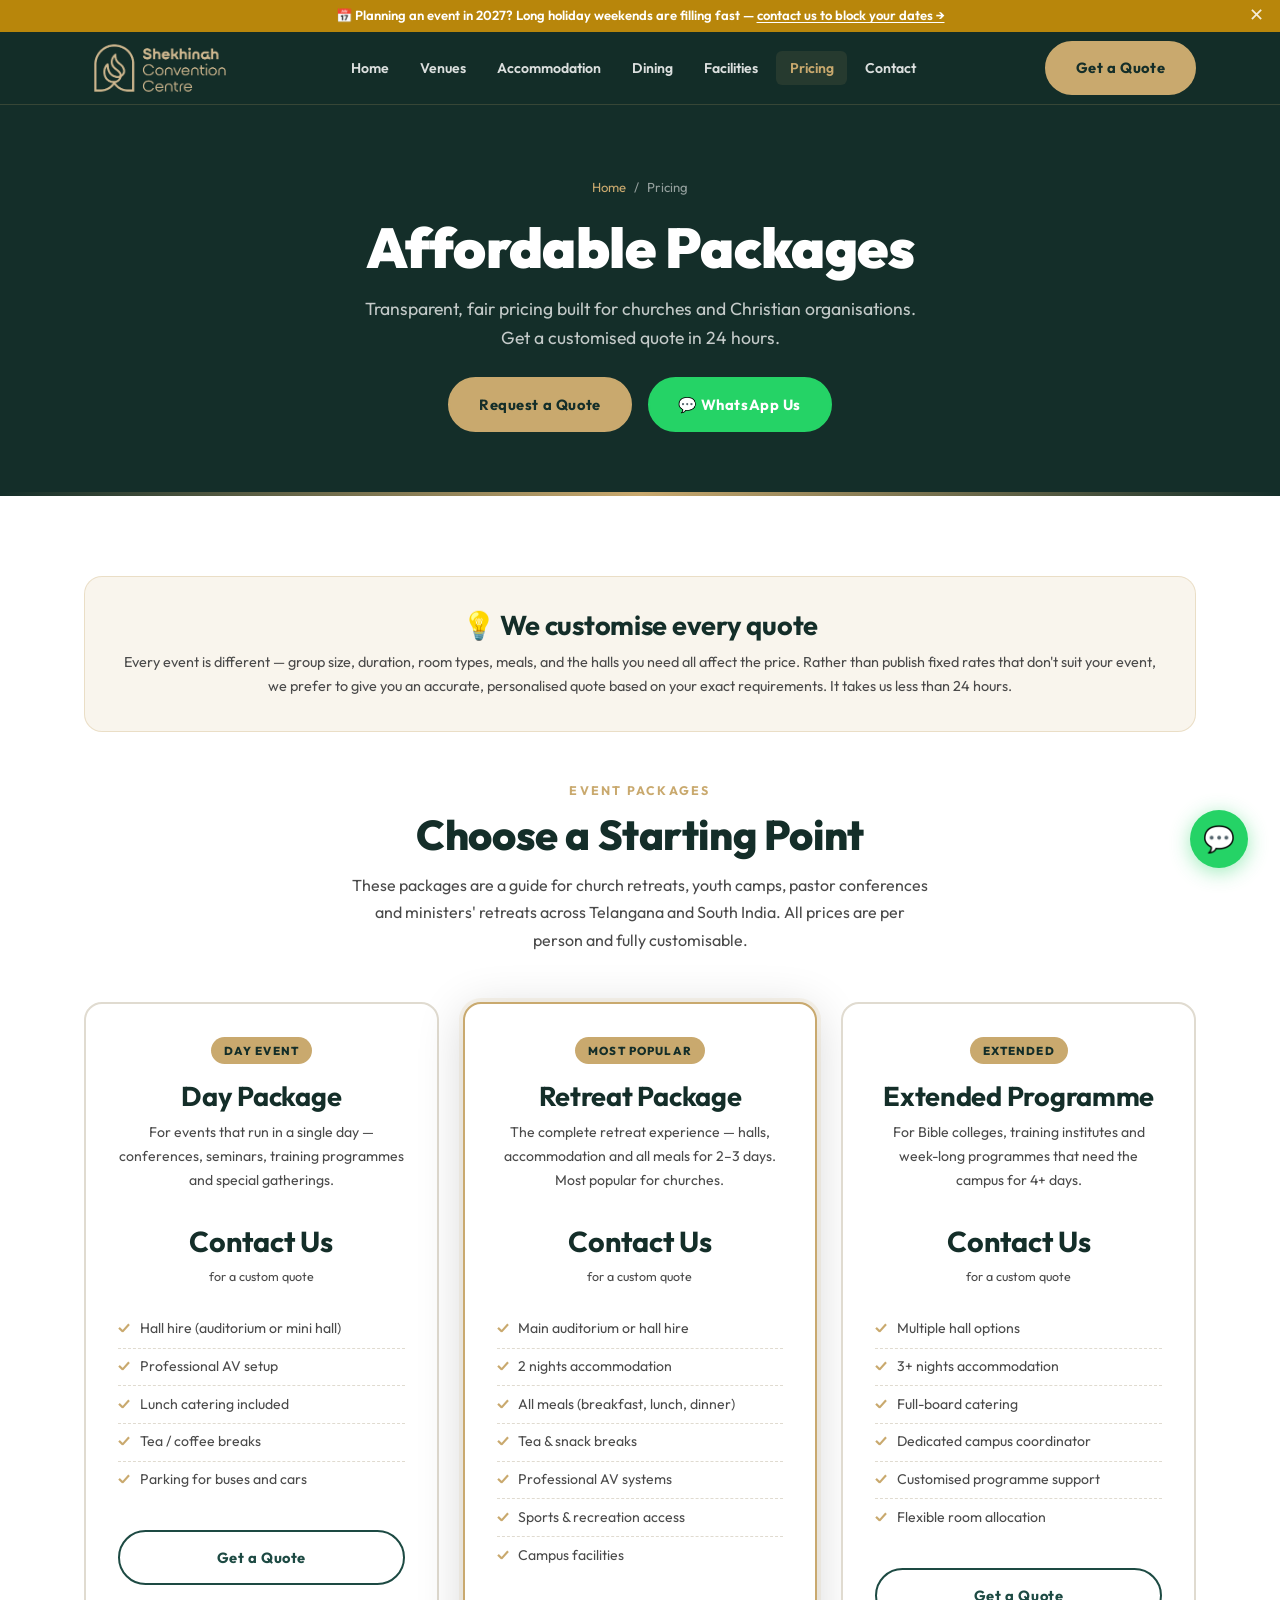
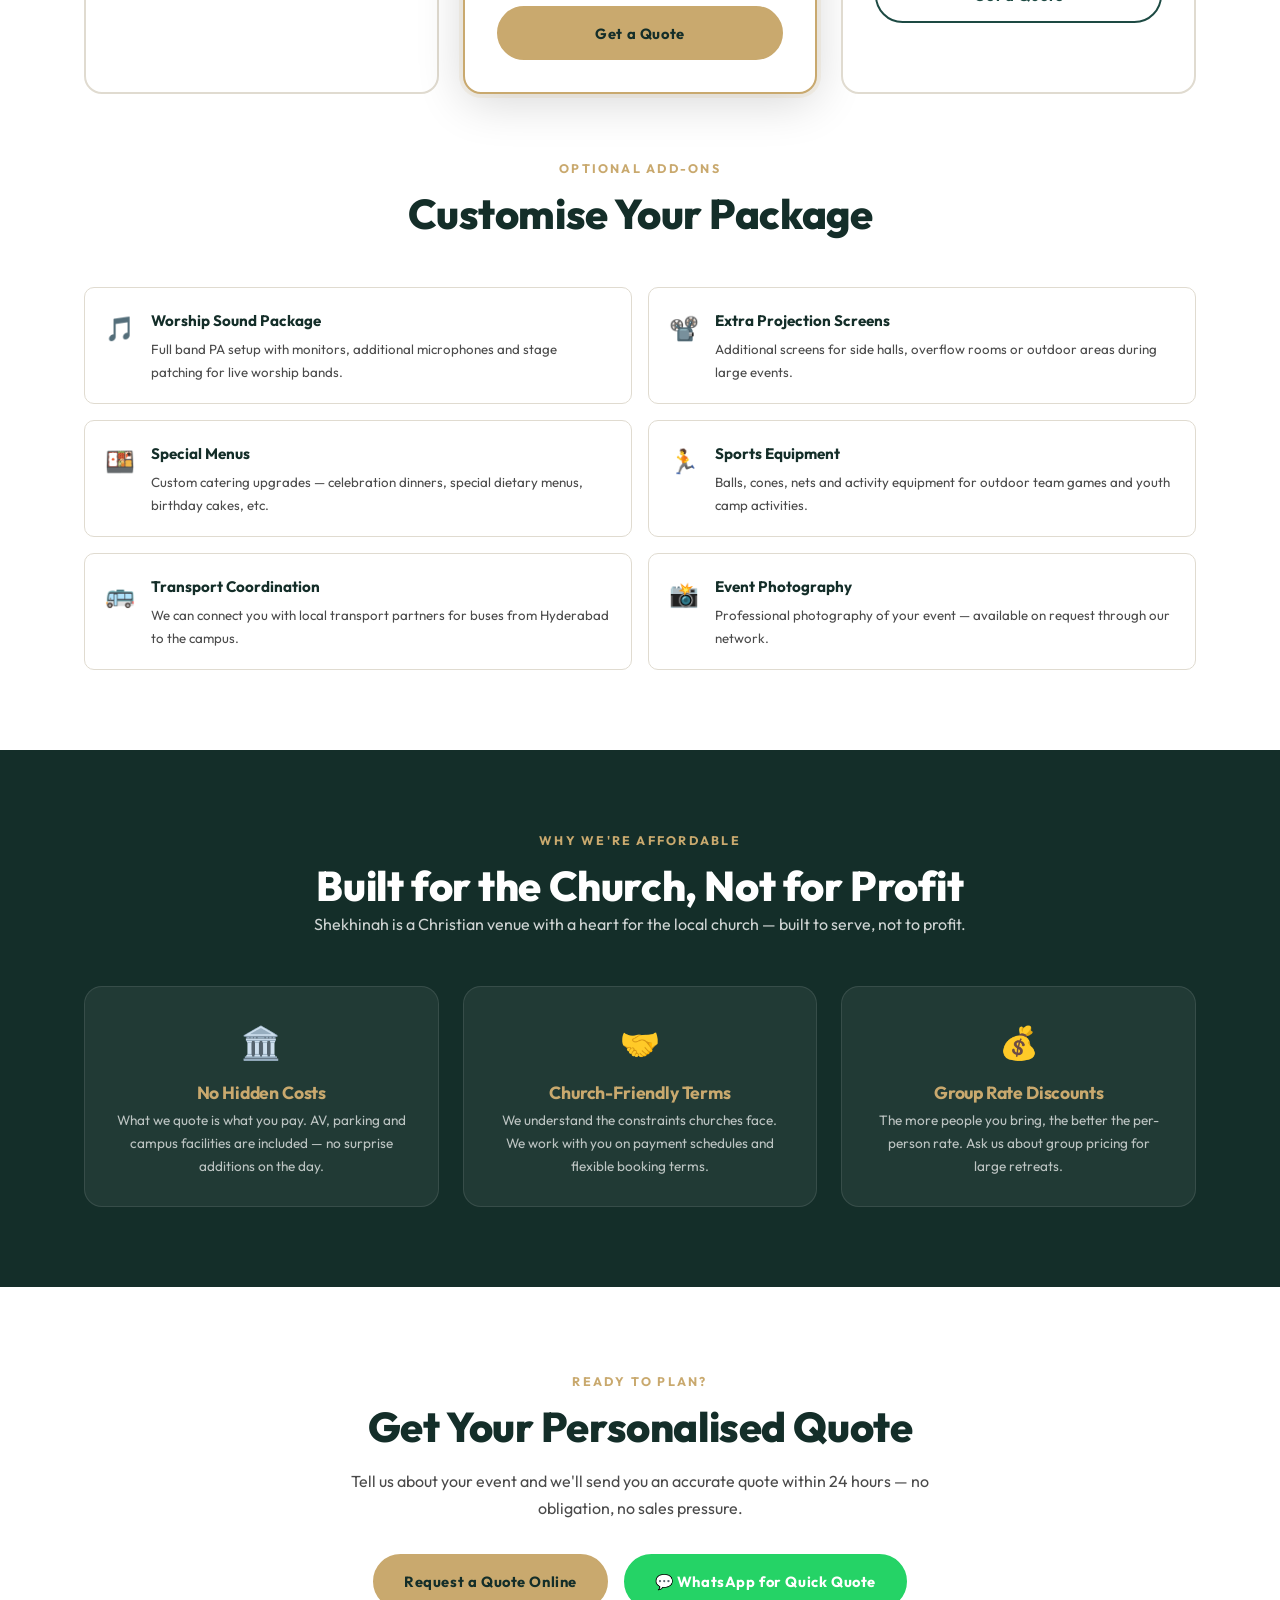
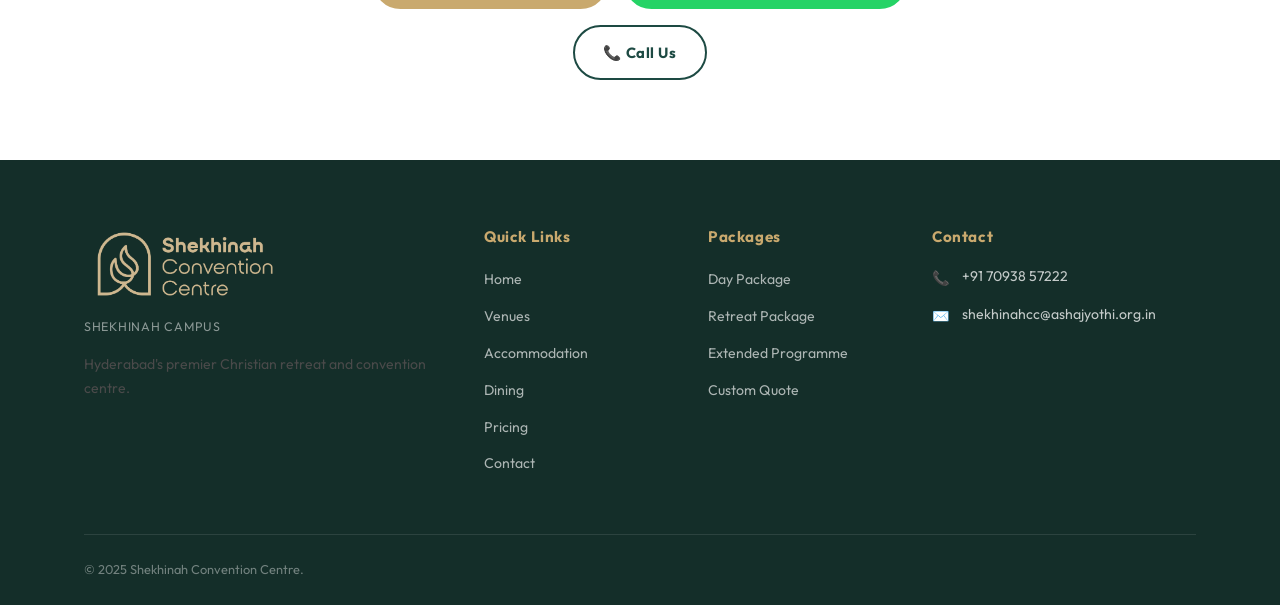
<file: pricing.html>
<!DOCTYPE html>
<html lang="en">
<head>
  <meta charset="UTF-8" />
  <meta name="viewport" content="width=device-width, initial-scale=1.0" />
  <meta name="theme-color" content="#1d4a43" />
  <title>Pricing | Affordable Church Retreat & Conference Packages | Shekhinah</title>
  <meta name="description" content="Affordable packages for church retreats, youth camps and pastor conferences near Hyderabad. Transparent per-person pricing for groups of all sizes — get a custom quote, Telangana." />
  <meta name="keywords" content="church retreat package price Hyderabad, Christian convention centre rates Telangana, youth camp cost South India, pastors conference venue pricing, church camp rates near Hyderabad, retreat centre packages Telangana" />
  <link rel="canonical" href="https://www.shekhinahconventioncentre.com/pricing.html" />

  <!-- Open Graph -->
  <meta property="og:type" content="website" />
  <meta property="og:url" content="https://www.shekhinahconventioncentre.com/pricing.html" />
  <meta property="og:title" content="Pricing | Shekhinah Convention Centre — Affordable Church Retreat Packages" />
  <meta property="og:description" content="Transparent, flexible pricing for church retreats, youth camps and conferences near Hyderabad. Get a customised quote within 24 hours." />
  <meta property="og:image" content="https://www.shekhinahconventioncentre.com/Images/Main-Auditorium.jpg" />
  <meta property="og:site_name" content="Shekhinah Convention Centre" />
  <meta property="og:locale" content="en_IN" />

  <!-- Twitter Card -->
  <meta name="twitter:card" content="summary_large_image" />
  <meta name="twitter:title" content="Pricing | Shekhinah Convention Centre — Affordable Church Retreat Packages" />
  <meta name="twitter:description" content="Transparent, flexible pricing for church retreats, youth camps and conferences near Hyderabad. Get a customised quote within 24 hours." />
  <meta name="twitter:image" content="https://www.shekhinahconventioncentre.com/Images/Main-Auditorium.jpg" />

  <!-- Structured Data -->
  <script type="application/ld+json">
  {
    "@context": "https://schema.org",
    "@graph": [
      {
        "@type": "BreadcrumbList",
        "itemListElement": [
          {"@type": "ListItem", "position": 1, "name": "Home", "item": "https://www.shekhinahconventioncentre.com/"},
          {"@type": "ListItem", "position": 2, "name": "Pricing", "item": "https://www.shekhinahconventioncentre.com/pricing.html"}
        ]
      },
      {
        "@type": "FAQPage",
        "mainEntity": [
          {
            "@type": "Question",
            "name": "How much does it cost to book Shekhinah Convention Centre?",
            "acceptedAnswer": {"@type": "Answer", "text": "Shekhinah offers customised quotes based on group size, duration, accommodation needs and meal requirements. Contact us at +91 70938 57222 or WhatsApp for a quote within 24 hours."}
          },
          {
            "@type": "Question",
            "name": "Does Shekhinah charge separately for AV equipment and parking?",
            "acceptedAnswer": {"@type": "Answer", "text": "No. AV systems, parking and campus facilities are included in the quoted price — no surprise additions on the day."}
          },
          {
            "@type": "Question",
            "name": "Can churches get a discount at Shekhinah?",
            "acceptedAnswer": {"@type": "Answer", "text": "Yes. Shekhinah offers group rate discounts and church-friendly payment terms. The larger your group, the better the per-person rate."}
          },
          {
            "@type": "Question",
            "name": "Is catering included in the price?",
            "acceptedAnswer": {"@type": "Answer", "text": "Catering is available as an add-on. Shekhinah has its own in-house kitchen and can provide all meals — breakfast, lunch, dinner and tea — for your group at competitive rates. It can be bundled into your package quote."}
          },
          {
            "@type": "Question",
            "name": "Is accommodation included in the venue hire price?",
            "acceptedAnswer": {"@type": "Answer", "text": "Accommodation for 500+ guests is available on campus and can be quoted separately or as part of a combined venue-plus-accommodation package. Contact us for details."}
          }
        ]
      }
    ]
  }
  </script>

  <link rel="preconnect" href="https://fonts.googleapis.com" />
  <link rel="preconnect" href="https://fonts.gstatic.com" crossorigin />
  <link href="https://fonts.googleapis.com/css2?family=Outfit:wght@300;400;500;600;700;800;900&display=swap" rel="stylesheet" />
  <!-- Favicons -->
  <link rel="icon" type="image/x-icon" href="favicon.ico" />
  <link rel="icon" type="image/png" sizes="32x32" href="favicon-32x32.png" />
  <link rel="icon" type="image/png" sizes="192x192" href="favicon-192x192.png" />
  <link rel="apple-touch-icon" sizes="180x180" href="apple-touch-icon.png" />
  <link rel="stylesheet" href="css/styles.css" />
  <style>
    .reveal { opacity:0;transform:translateY(28px);transition:opacity .6s ease,transform .6s ease; }
    .reveal.revealed { opacity:1;transform:none; }
    .pricing-note { background:rgba(201,169,110,0.12);border:1px solid rgba(201,169,110,0.3);border-radius:var(--radius-lg);padding:2rem;text-align:center;margin-bottom:3rem; }
    .pricing-note h3 { color:var(--teal-dark);margin-bottom:0.5rem; }
    .pricing-note p { font-size:0.9rem; }
    .add-ons { display:grid;grid-template-columns:repeat(2,1fr);gap:1rem; }
    .add-on { background:var(--white);border:1px solid var(--border);border-radius:var(--radius);padding:1.25rem;display:flex;gap:1rem;align-items:flex-start; }
    .add-on-icon { font-size:1.5rem;flex-shrink:0; }
    .add-on h5 { color:var(--teal-dark);margin-bottom:0.25rem;font-size:0.95rem; }
    .add-on p { font-size:0.83rem; }
    @media(max-width:768px){.add-ons{grid-template-columns:1fr;}}
    .why-affordable { display:grid;grid-template-columns:repeat(3,1fr);gap:1.5rem;margin-top:2rem; }
    .wa-card { background:rgba(255,255,255,0.06);border:1px solid rgba(255,255,255,0.1);border-radius:var(--radius-lg);padding:1.75rem;text-align:center; }
    .wa-card .icon { font-size:2rem;margin-bottom:0.75rem; }
    .wa-card h4 { color:var(--gold);margin-bottom:0.4rem; }
    .wa-card p { font-size:0.85rem;color:rgba(255,255,255,0.7); }
    @media(max-width:1024px){.why-affordable{grid-template-columns:1fr 1fr;}}
    @media(max-width:768px){.why-affordable{grid-template-columns:1fr;}}
  </style>
  <!-- Google Analytics -->
  <script async src="https://www.googletagmanager.com/gtag/js?id=G-S8042290GN"></script>
  <script>
    window.dataLayer = window.dataLayer || [];
    function gtag(){dataLayer.push(arguments);}
    gtag('js', new Date());
    gtag('config', 'G-S8042290GN');
    gtag('config', 'AW-18405705430');
  </script>
  <!-- Microsoft Clarity -->
  <script type="text/javascript">
    (function(c,l,a,r,i,t,y){
        c[a]=c[a]||function(){(c[a].q=c[a].q||[]).push(arguments)};
        t=l.createElement(r);t.async=1;t.src="https://www.clarity.ms/tag/"+i;
        y=l.getElementsByTagName(r)[0];y.parentNode.insertBefore(t,y);
    })(window, document, "clarity", "script", "y3n43tnp6b");
  </script>
</head>
<body>

  <!-- ═══════════════════════════════════════
       ANNOUNCEMENT BAR — 2027 BOOKINGS
  ════════════════════════════════════════ -->
  <div class="announce-bar" role="region" aria-label="Announcement">
    <span>📅 Planning an event in 2027? Long holiday weekends are filling fast — <a href="https://wa.me/917093857222?text=Hi%2C+I%27d+like+to+book+Shekhinah+for+an+event+in+2027.+Can+you+share+available+dates%3F" target="_blank" rel="noopener" data-wa-source="announce_bar">contact us to block your dates →</a></span>
    <button class="announce-bar-dismiss" aria-label="Dismiss announcement">✕</button>
  </div>

  <nav class="navbar">
    <div class="container nav-inner">
      <a href="index.html" class="nav-logo">
        <img src="Logo/SHEKHINAH CONVENTION CENTRE LOGO-06.png" alt="Shekhinah Convention Centre" style="height:60px;width:auto;" />
            </a>
      <ul class="nav-links">
        <li><a href="index.html">Home</a></li>
        <li><a href="venues.html">Venues</a></li>
        <li><a href="accommodation.html">Accommodation</a></li>
        <li><a href="dining.html">Dining</a></li>
        <li><a href="facilities.html">Facilities</a></li>
        <li><a href="pricing.html" class="active">Pricing</a></li>
        <li><a href="contact.html">Contact</a></li><li class="nav-cta-mobile"><a href="contact.html#enquiry">Book a Campus Tour</a></li>
      </ul>
      <a href="contact.html#enquiry" class="btn btn-primary nav-cta">Get a Quote</a>
      <div class="nav-toggle"><span></span><span></span><span></span></div>
    </div>
  </nav>

  <div class="page-hero">
    <div class="container">
      <nav class="breadcrumb"><a href="index.html">Home</a><span>Pricing</span></nav>
      <h1>Affordable Packages</h1>
      <p>Transparent, fair pricing built for churches and Christian organisations. Get a customised quote in 24 hours.</p>
      <div style="display:flex;gap:1rem;justify-content:center;flex-wrap:wrap;margin-top:1.5rem;">
        <a href="contact.html#enquiry" class="btn btn-primary">Request a Quote</a>
        <a href="https://wa.me/917093857222" target="_blank" rel="noopener" class="btn btn-whatsapp">💬 WhatsApp Us</a>
      </div>
    </div>
  </div>

  <section class="section">
    <div class="container">

      <div class="pricing-note reveal">
        <h3>💡 We customise every quote</h3>
        <p>Every event is different — group size, duration, room types, meals, and the halls you need all affect the price. Rather than publish fixed rates that don't suit your event, we prefer to give you an accurate, personalised quote based on your exact requirements. It takes us less than 24 hours.</p>
      </div>

      <!-- PACKAGES -->
      <div class="section-header text-center">
        <span class="section-label">Event Packages</span>
        <h2>Choose a Starting Point</h2>
        <p style="max-width:580px;margin:0.75rem auto 0;">These packages are a guide for church retreats, youth camps, pastor conferences and ministers' retreats across Telangana and South India. All prices are per person and fully customisable.</p>
      </div>

      <div class="pricing-grid reveal">
        <!-- Day Event -->
        <div class="pricing-card">
          <div class="pricing-badge">Day Event</div>
          <h3>Day Package</h3>
          <p class="desc">For events that run in a single day — conferences, seminars, training programmes and special gatherings.</p>
          <div class="pricing-from">Contact Us <small style="display:block;font-size:0.78rem;color:var(--text-mid);">for a custom quote</small></div>
          <ul class="pricing-features">
            <li>Hall hire (auditorium or mini hall)</li>
            <li>Professional AV setup</li>
            <li>Lunch catering included</li>
            <li>Tea / coffee breaks</li>
            <li>Parking for buses and cars</li>
          </ul>
          <a href="contact.html#enquiry" class="btn btn-outline-dark" style="width:100%;justify-content:center;">Get a Quote</a>
        </div>

        <!-- Retreat Package -->
        <div class="pricing-card featured">
          <div class="pricing-badge">Most Popular</div>
          <h3>Retreat Package</h3>
          <p class="desc">The complete retreat experience — halls, accommodation and all meals for 2–3 days. Most popular for churches.</p>
          <div class="pricing-from">Contact Us <small style="display:block;font-size:0.78rem;color:var(--text-mid);">for a custom quote</small></div>
          <ul class="pricing-features">
            <li>Main auditorium or hall hire</li>
            <li>2 nights accommodation</li>
            <li>All meals (breakfast, lunch, dinner)</li>
            <li>Tea &amp; snack breaks</li>
            <li>Professional AV systems</li>
            <li>Sports &amp; recreation access</li>
            <li>Campus facilities</li>
          </ul>
          <a href="contact.html#enquiry" class="btn btn-primary" style="width:100%;justify-content:center;">Get a Quote</a>
        </div>

        <!-- Extended Stay -->
        <div class="pricing-card">
          <div class="pricing-badge">Extended</div>
          <h3>Extended Programme</h3>
          <p class="desc">For Bible colleges, training institutes and week-long programmes that need the campus for 4+ days.</p>
          <div class="pricing-from">Contact Us <small style="display:block;font-size:0.78rem;color:var(--text-mid);">for a custom quote</small></div>
          <ul class="pricing-features">
            <li>Multiple hall options</li>
            <li>3+ nights accommodation</li>
            <li>Full-board catering</li>
            <li>Dedicated campus coordinator</li>
            <li>Customised programme support</li>
            <li>Flexible room allocation</li>
          </ul>
          <a href="contact.html#enquiry" class="btn btn-outline-dark" style="width:100%;justify-content:center;">Get a Quote</a>
        </div>
      </div>

      <!-- ADD-ONS -->
      <div style="margin-top:4rem;">
        <div class="section-header text-center">
          <span class="section-label">Optional Add-ons</span>
          <h2>Customise Your Package</h2>
        </div>
        <div class="add-ons reveal">
          <div class="add-on">
            <div class="add-on-icon">🎵</div>
            <div><h5>Worship Sound Package</h5><p>Full band PA setup with monitors, additional microphones and stage patching for live worship bands.</p></div>
          </div>
          <div class="add-on">
            <div class="add-on-icon">📽️</div>
            <div><h5>Extra Projection Screens</h5><p>Additional screens for side halls, overflow rooms or outdoor areas during large events.</p></div>
          </div>
          <div class="add-on">
            <div class="add-on-icon">🍱</div>
            <div><h5>Special Menus</h5><p>Custom catering upgrades — celebration dinners, special dietary menus, birthday cakes, etc.</p></div>
          </div>
          <div class="add-on">
            <div class="add-on-icon">🏃</div>
            <div><h5>Sports Equipment</h5><p>Balls, cones, nets and activity equipment for outdoor team games and youth camp activities.</p></div>
          </div>
          <div class="add-on">
            <div class="add-on-icon">🚌</div>
            <div><h5>Transport Coordination</h5><p>We can connect you with local transport partners for buses from Hyderabad to the campus.</p></div>
          </div>
          <div class="add-on">
            <div class="add-on-icon">📸</div>
            <div><h5>Event Photography</h5><p>Professional photography of your event — available on request through our network.</p></div>
          </div>
        </div>
      </div>
    </div>
  </section>

  <!-- WHY AFFORDABLE -->
  <section class="section section-dark">
    <div class="container">
      <div class="section-header text-center">
        <span class="section-label">Why We're Affordable</span>
        <h2>Built for the Church, Not for Profit</h2>
        <p>Shekhinah is a Christian venue with a heart for the local church — built to serve, not to profit.</p>
      </div>
      <div class="why-affordable reveal">
        <div class="wa-card">
          <div class="icon">🏛️</div>
          <h4>No Hidden Costs</h4>
          <p>What we quote is what you pay. AV, parking and campus facilities are included — no surprise additions on the day.</p>
        </div>
        <div class="wa-card">
          <div class="icon">🤝</div>
          <h4>Church-Friendly Terms</h4>
          <p>We understand the constraints churches face. We work with you on payment schedules and flexible booking terms.</p>
        </div>
        <div class="wa-card">
          <div class="icon">💰</div>
          <h4>Group Rate Discounts</h4>
          <p>The more people you bring, the better the per-person rate. Ask us about group pricing for large retreats.</p>
        </div>
      </div>
    </div>
  </section>

  <!-- GET QUOTE -->
  <section class="section">
    <div class="container" style="max-width:640px;text-align:center;">
      <span class="section-label">Ready to Plan?</span>
      <h2>Get Your Personalised Quote</h2>
      <p style="margin:1rem 0 2rem;">Tell us about your event and we'll send you an accurate quote within 24 hours — no obligation, no sales pressure.</p>
      <div style="display:flex;gap:1rem;justify-content:center;flex-wrap:wrap;">
        <a href="contact.html#enquiry" class="btn btn-primary">Request a Quote Online</a>
        <a href="https://wa.me/917093857222" target="_blank" rel="noopener" class="btn btn-whatsapp">💬 WhatsApp for Quick Quote</a>
        <a href="tel:+917093857222" class="btn btn-outline-dark">📞 Call Us</a>
      </div>
    </div>
  </section>

  <footer>
    <div class="container">
      <div class="footer-grid">
        <div><img src="Logo/SHEKHINAH CONVENTION CENTRE LOGO-06.png" alt="Shekhinah Convention Centre" style="height:80px;width:auto;margin-bottom:0.75rem;" /><div class="footer-brand-sub">Shekhinah Campus</div><p class="footer-desc">Hyderabad's premier Christian retreat and convention centre.</p></div>
        <div class="footer-col"><h5>Quick Links</h5><ul>
          <li><a href="index.html">Home</a></li><li><a href="venues.html">Venues</a></li>
          <li><a href="accommodation.html">Accommodation</a></li><li><a href="dining.html">Dining</a></li>
          <li><a href="pricing.html">Pricing</a></li><li><a href="contact.html">Contact</a></li>
        </ul></div>
        <div class="footer-col"><h5>Packages</h5><ul>
          <li><a href="#">Day Package</a></li><li><a href="#">Retreat Package</a></li>
          <li><a href="#">Extended Programme</a></li><li><a href="#">Custom Quote</a></li>
        </ul></div>
        <div class="footer-col"><h5>Contact</h5>
          <div class="footer-contact-item"><span class="icon">📞</span><div><a href="tel:+917093857222">+91 70938 57222</a></div></div>
          <div class="footer-contact-item"><span class="icon">✉️</span><div><a href="mailto:shekhinahcc@ashajyothi.org.in">shekhinahcc@ashajyothi.org.in</a></div></div>
        </div>
      </div>
      <div class="footer-bottom"><div>&copy; 2025 Shekhinah Convention Centre.</div></div>
    </div>
  </footer>

  <a href="https://wa.me/917093857222" class="whatsapp-float" target="_blank" rel="noopener" aria-label="WhatsApp">
    <span class="whatsapp-tooltip">Chat with us</span>💬
  </a>
  <script src="js/main.js"></script>
</body>
</html>
</file>
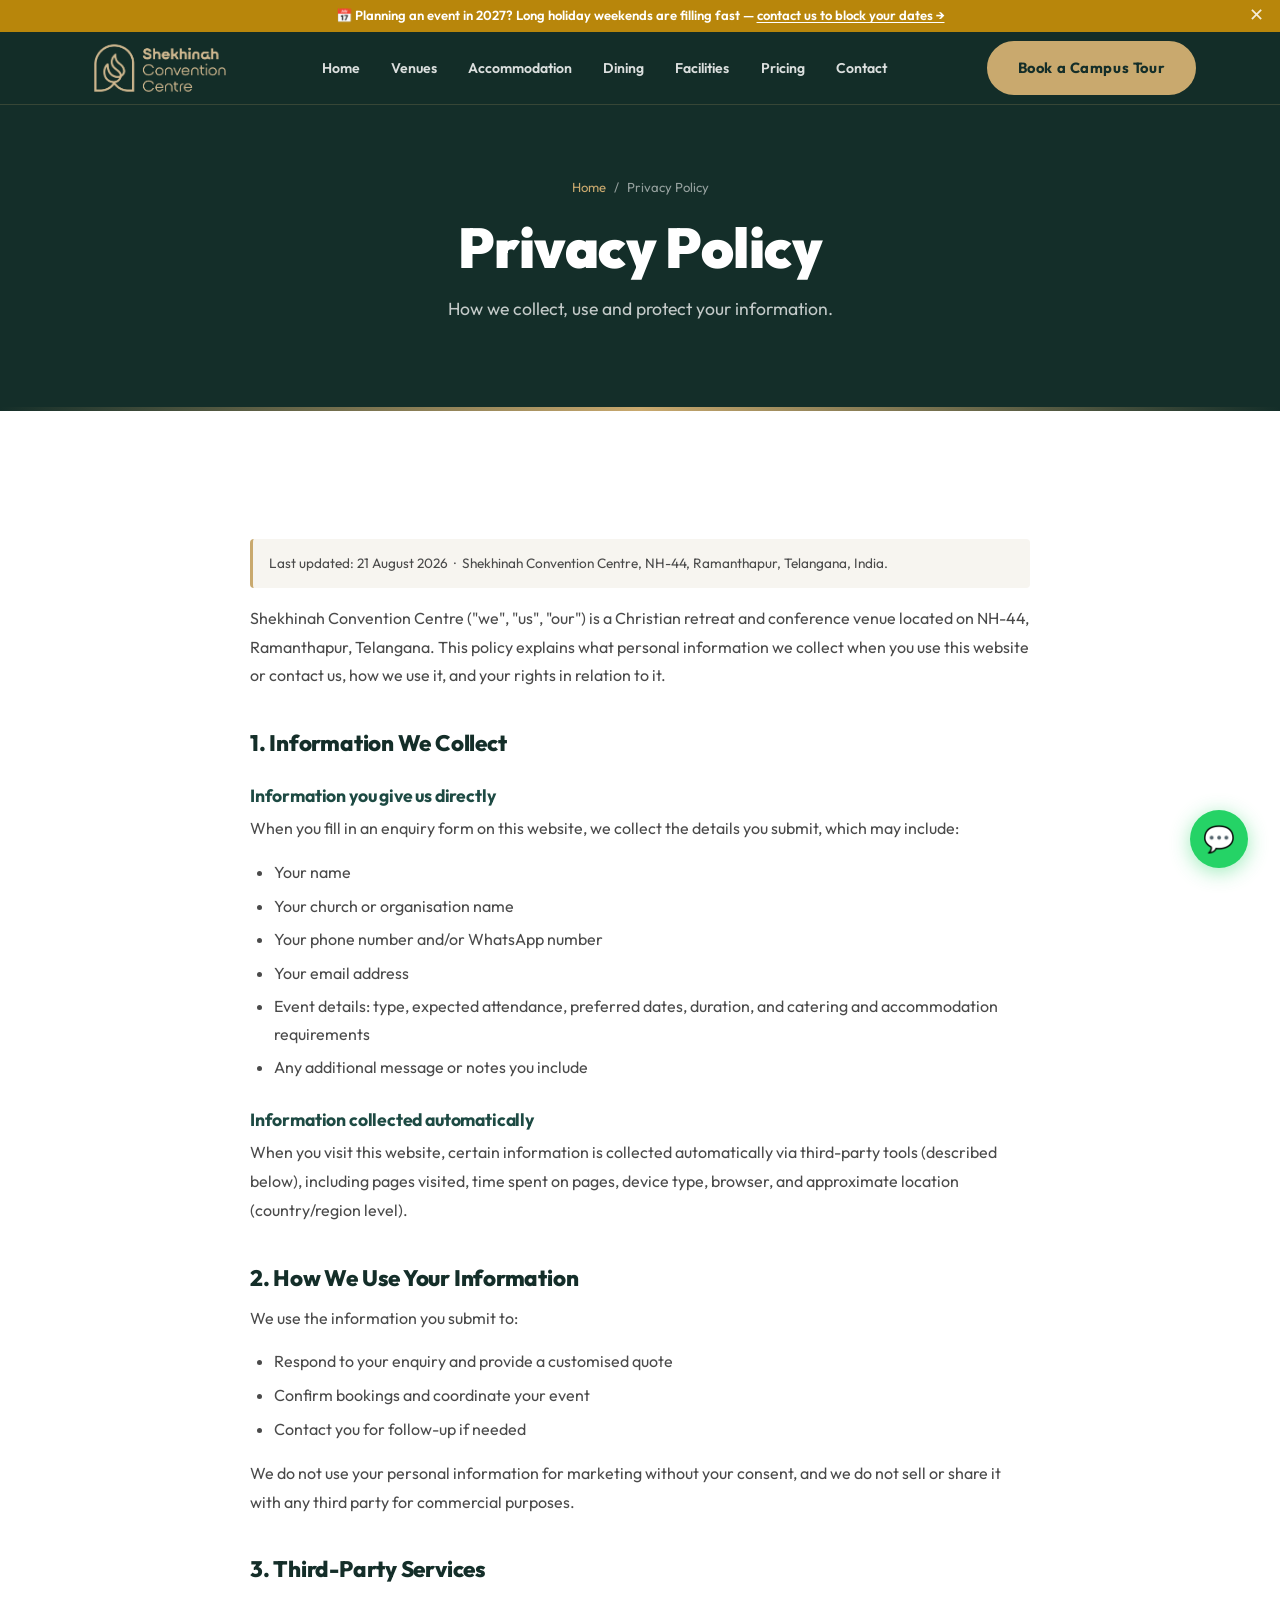
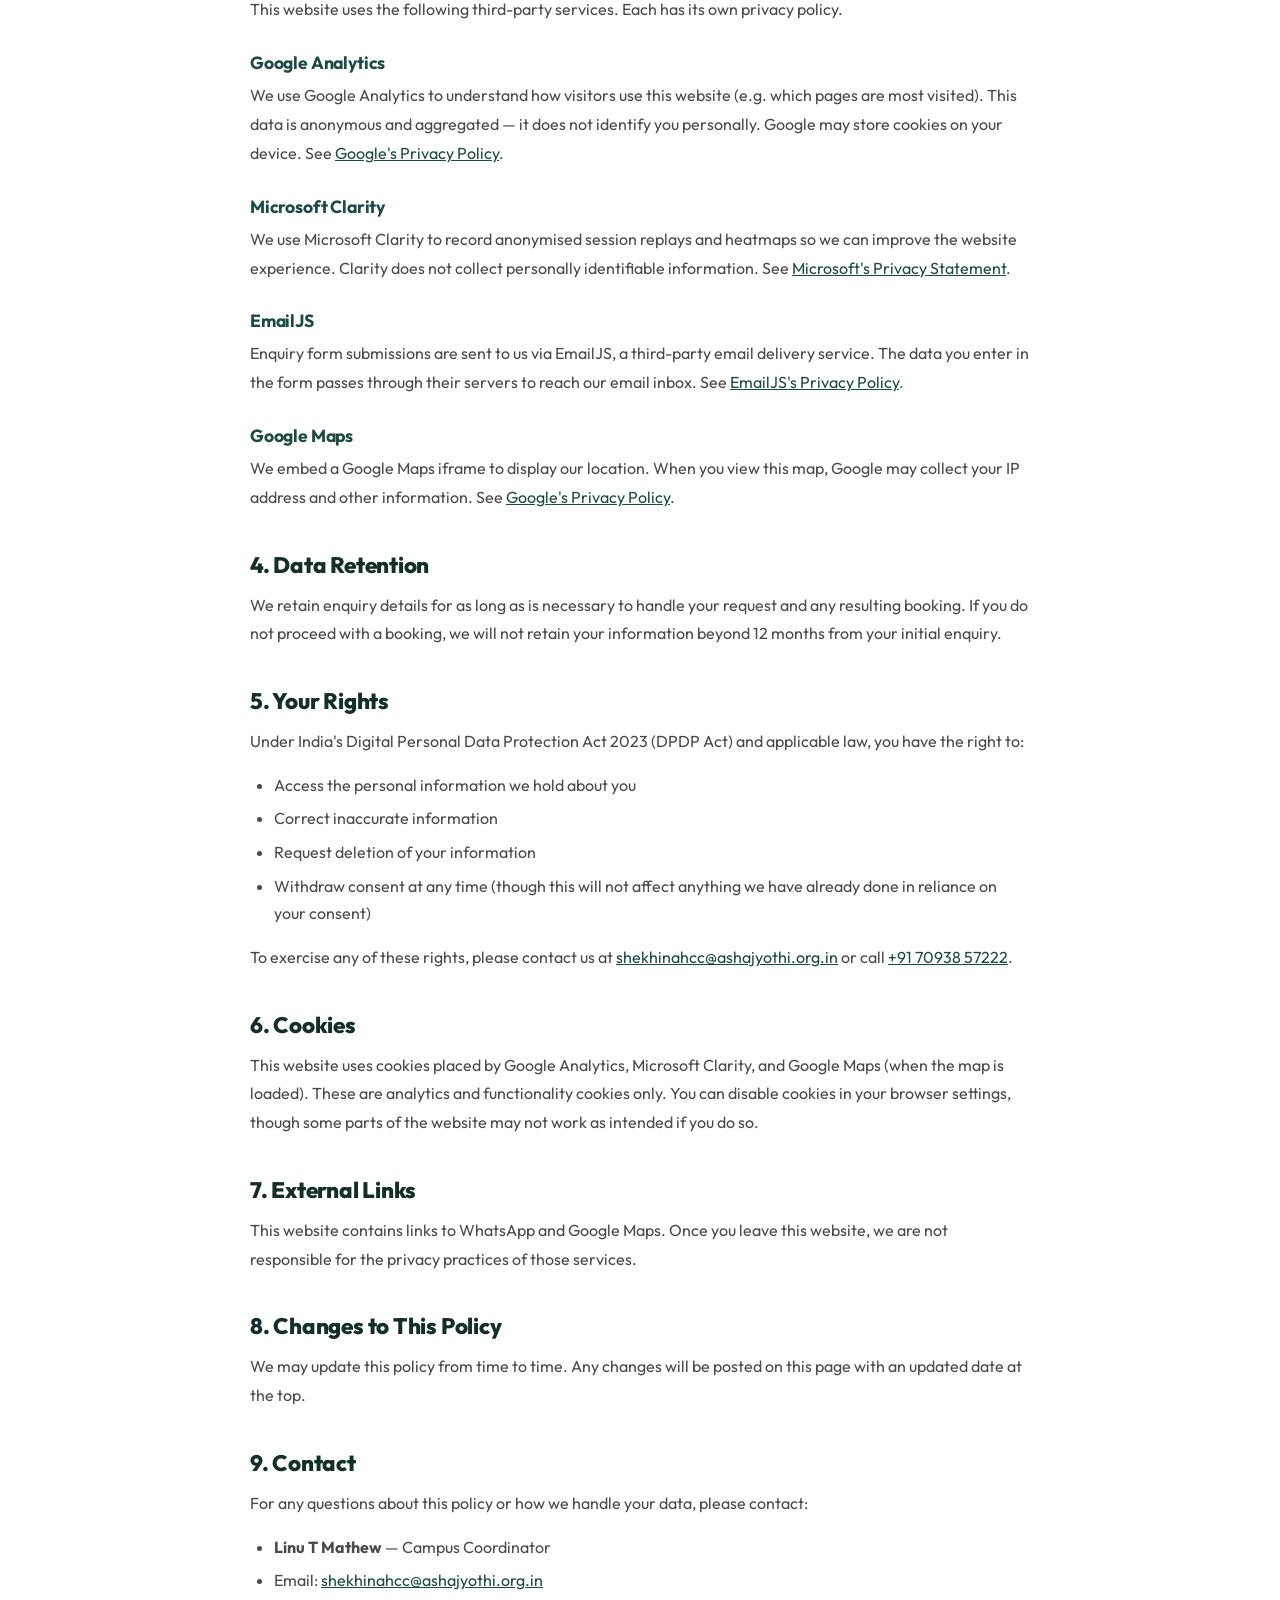
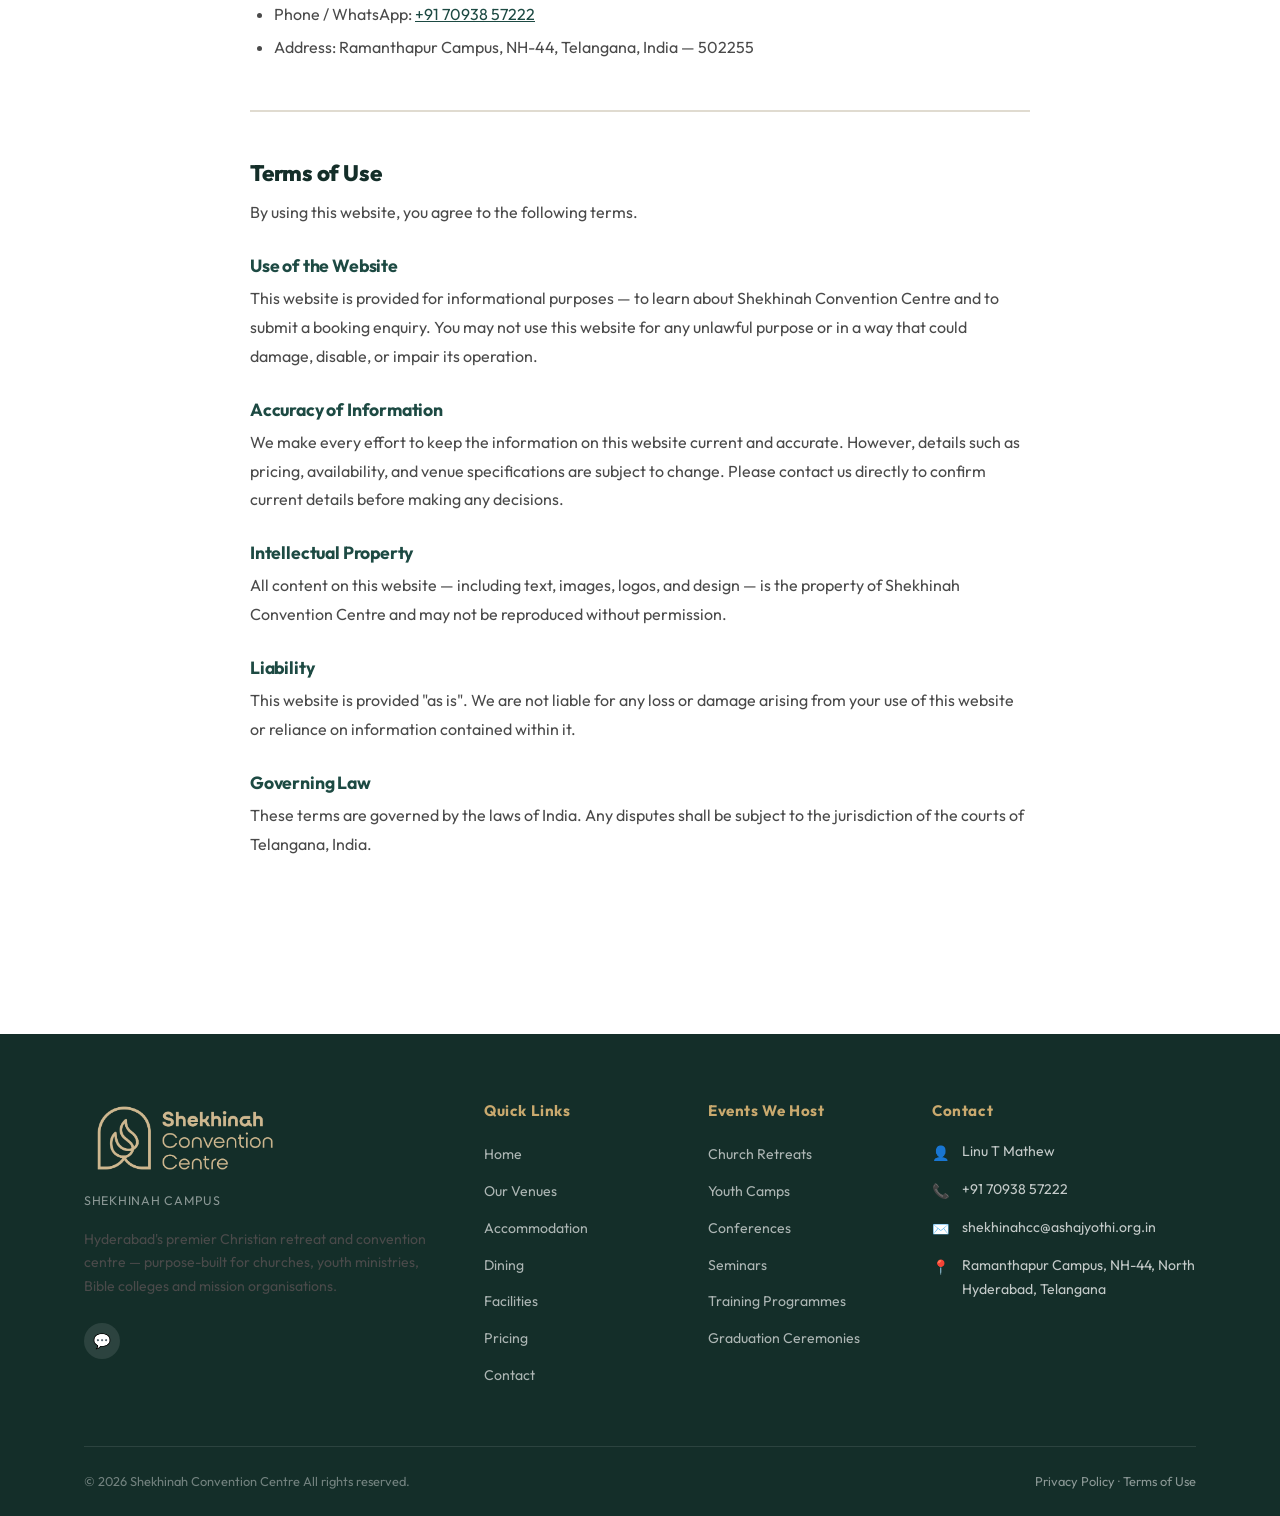
<file: privacy-policy.html>
<!DOCTYPE html>
<html lang="en">
<head>
  <meta charset="UTF-8" />
  <meta name="viewport" content="width=device-width, initial-scale=1.0" />
  <meta name="theme-color" content="#1d4a43" />
  <title>Privacy Policy | Shekhinah Convention Centre</title>
  <meta name="description" content="Privacy Policy for Shekhinah Convention Centre. How we collect, use and protect your personal information when you make an enquiry." />
  <meta name="robots" content="noindex, follow" />
  <link rel="canonical" href="https://www.shekhinahconventioncentre.com/privacy-policy.html" />

  <link rel="preconnect" href="https://fonts.googleapis.com" />
  <link rel="preconnect" href="https://fonts.gstatic.com" crossorigin />
  <link href="https://fonts.googleapis.com/css2?family=Outfit:wght@300;400;500;600;700;800;900&display=swap" rel="stylesheet" />

  <!-- Favicons -->
  <link rel="icon" type="image/x-icon" href="favicon.ico" />
  <link rel="icon" type="image/png" sizes="32x32" href="favicon-32x32.png" />
  <link rel="icon" type="image/png" sizes="192x192" href="favicon-192x192.png" />
  <link rel="apple-touch-icon" sizes="180x180" href="apple-touch-icon.png" />
  <link rel="stylesheet" href="css/styles.css" />
  <style>
    .policy-body { max-width: 780px; margin: 0 auto; padding: 3rem 0 5rem; }
    .policy-body h2 { font-size: 1.4rem; margin: 2.5rem 0 0.75rem; color: var(--teal-dark); }
    .policy-body h3 { font-size: 1.1rem; margin: 1.75rem 0 0.5rem; color: var(--teal); }
    .policy-body p { margin-bottom: 1rem; color: var(--text-mid); line-height: 1.8; }
    .policy-body ul { margin: 0.5rem 0 1rem 1.5rem; list-style: disc; }
    .policy-body ul li { color: var(--text-mid); margin-bottom: 0.4rem; line-height: 1.7; }
    .policy-body a { color: var(--teal); text-decoration: underline; }
    .policy-divider { border: none; border-top: 2px solid var(--border); margin: 3rem 0; }
    .policy-meta { font-size: 0.85rem; color: var(--text-mid); background: var(--off-white); border-left: 3px solid var(--gold); padding: 0.75rem 1rem; border-radius: 4px; margin-bottom: 2rem; }
  </style>
  <!-- Google Analytics -->
  <script async src="https://www.googletagmanager.com/gtag/js?id=G-S8042290GN"></script>
  <script>
    window.dataLayer = window.dataLayer || [];
    function gtag(){dataLayer.push(arguments);}
    gtag('js', new Date());
    gtag('config', 'G-S8042290GN');
  </script>
  <!-- Microsoft Clarity -->
  <script type="text/javascript">
    (function(c,l,a,r,i,t,y){
        c[a]=c[a]||function(){(c[a].q=c[a].q||[]).push(arguments)};
        t=l.createElement(r);t.async=1;t.src="https://www.clarity.ms/tag/"+i;
        y=l.getElementsByTagName(r)[0];y.parentNode.insertBefore(t,y);
    })(window, document, "clarity", "script", "y3n43tnp6b");
  </script>
</head>
<body>

  <!-- ═══════════════════════════════════════
       ANNOUNCEMENT BAR — 2027 BOOKINGS
  ════════════════════════════════════════ -->
  <div class="announce-bar" role="region" aria-label="Announcement">
    <span>📅 Planning an event in 2027? Long holiday weekends are filling fast — <a href="https://wa.me/917093857222?text=Hi%2C+I%27d+like+to+book+Shekhinah+for+an+event+in+2027.+Can+you+share+available+dates%3F" target="_blank" rel="noopener" data-wa-source="announce_bar">contact us to block your dates →</a></span>
    <button class="announce-bar-dismiss" aria-label="Dismiss announcement">✕</button>
  </div>

  <nav class="navbar">
    <div class="container nav-inner">
      <a href="index.html" class="nav-logo">
        <img src="Logo/SHEKHINAH CONVENTION CENTRE LOGO-06.png" alt="Shekhinah Convention Centre" style="height:60px;width:auto;" />
      </a>
      <ul class="nav-links">
        <li><a href="index.html">Home</a></li>
        <li><a href="venues.html">Venues</a></li>
        <li><a href="accommodation.html">Accommodation</a></li>
        <li><a href="dining.html">Dining</a></li>
        <li><a href="facilities.html">Facilities</a></li>
        <li><a href="pricing.html">Pricing</a></li>
        <li><a href="contact.html">Contact</a></li>
        <li class="nav-cta-mobile"><a href="contact.html#enquiry">Book a Campus Tour</a></li>
      </ul>
      <a href="contact.html#enquiry" class="btn btn-primary nav-cta">Book a Campus Tour</a>
      <div class="nav-toggle" aria-label="Toggle menu">
        <span></span><span></span><span></span>
      </div>
    </div>
  </nav>

  <div class="page-hero">
    <div class="container">
      <nav class="breadcrumb"><a href="index.html">Home</a><span>Privacy Policy</span></nav>
      <h1>Privacy Policy</h1>
      <p>How we collect, use and protect your information.</p>
    </div>
  </div>

  <section class="section">
    <div class="container">
      <div class="policy-body">

        <p class="policy-meta">Last updated: 21 August 2026 &nbsp;·&nbsp; Shekhinah Convention Centre, NH-44, Ramanthapur, Telangana, India.</p>

        <p>Shekhinah Convention Centre ("we", "us", "our") is a Christian retreat and conference venue located on NH-44, Ramanthapur, Telangana. This policy explains what personal information we collect when you use this website or contact us, how we use it, and your rights in relation to it.</p>

        <h2>1. Information We Collect</h2>

        <h3>Information you give us directly</h3>
        <p>When you fill in an enquiry form on this website, we collect the details you submit, which may include:</p>
        <ul>
          <li>Your name</li>
          <li>Your church or organisation name</li>
          <li>Your phone number and/or WhatsApp number</li>
          <li>Your email address</li>
          <li>Event details: type, expected attendance, preferred dates, duration, and catering and accommodation requirements</li>
          <li>Any additional message or notes you include</li>
        </ul>

        <h3>Information collected automatically</h3>
        <p>When you visit this website, certain information is collected automatically via third-party tools (described below), including pages visited, time spent on pages, device type, browser, and approximate location (country/region level).</p>

        <h2>2. How We Use Your Information</h2>
        <p>We use the information you submit to:</p>
        <ul>
          <li>Respond to your enquiry and provide a customised quote</li>
          <li>Confirm bookings and coordinate your event</li>
          <li>Contact you for follow-up if needed</li>
        </ul>
        <p>We do not use your personal information for marketing without your consent, and we do not sell or share it with any third party for commercial purposes.</p>

        <h2>3. Third-Party Services</h2>
        <p>This website uses the following third-party services. Each has its own privacy policy.</p>

        <h3>Google Analytics</h3>
        <p>We use Google Analytics to understand how visitors use this website (e.g. which pages are most visited). This data is anonymous and aggregated — it does not identify you personally. Google may store cookies on your device. See <a href="https://policies.google.com/privacy" target="_blank" rel="noopener">Google's Privacy Policy</a>.</p>

        <h3>Microsoft Clarity</h3>
        <p>We use Microsoft Clarity to record anonymised session replays and heatmaps so we can improve the website experience. Clarity does not collect personally identifiable information. See <a href="https://privacy.microsoft.com/en-us/privacystatement" target="_blank" rel="noopener">Microsoft's Privacy Statement</a>.</p>

        <h3>EmailJS</h3>
        <p>Enquiry form submissions are sent to us via EmailJS, a third-party email delivery service. The data you enter in the form passes through their servers to reach our email inbox. See <a href="https://www.emailjs.com/legal/privacy-policy/" target="_blank" rel="noopener">EmailJS's Privacy Policy</a>.</p>

        <h3>Google Maps</h3>
        <p>We embed a Google Maps iframe to display our location. When you view this map, Google may collect your IP address and other information. See <a href="https://policies.google.com/privacy" target="_blank" rel="noopener">Google's Privacy Policy</a>.</p>

        <h2>4. Data Retention</h2>
        <p>We retain enquiry details for as long as is necessary to handle your request and any resulting booking. If you do not proceed with a booking, we will not retain your information beyond 12 months from your initial enquiry.</p>

        <h2>5. Your Rights</h2>
        <p>Under India's Digital Personal Data Protection Act 2023 (DPDP Act) and applicable law, you have the right to:</p>
        <ul>
          <li>Access the personal information we hold about you</li>
          <li>Correct inaccurate information</li>
          <li>Request deletion of your information</li>
          <li>Withdraw consent at any time (though this will not affect anything we have already done in reliance on your consent)</li>
        </ul>
        <p>To exercise any of these rights, please contact us at <a href="mailto:shekhinahcc@ashajyothi.org.in">shekhinahcc@ashajyothi.org.in</a> or call <a href="tel:+917093857222">+91 70938 57222</a>.</p>

        <h2>6. Cookies</h2>
        <p>This website uses cookies placed by Google Analytics, Microsoft Clarity, and Google Maps (when the map is loaded). These are analytics and functionality cookies only. You can disable cookies in your browser settings, though some parts of the website may not work as intended if you do so.</p>

        <h2>7. External Links</h2>
        <p>This website contains links to WhatsApp and Google Maps. Once you leave this website, we are not responsible for the privacy practices of those services.</p>

        <h2>8. Changes to This Policy</h2>
        <p>We may update this policy from time to time. Any changes will be posted on this page with an updated date at the top.</p>

        <h2>9. Contact</h2>
        <p>For any questions about this policy or how we handle your data, please contact:</p>
        <ul>
          <li><strong>Linu T Mathew</strong> — Campus Coordinator</li>
          <li>Email: <a href="mailto:shekhinahcc@ashajyothi.org.in">shekhinahcc@ashajyothi.org.in</a></li>
          <li>Phone / WhatsApp: <a href="tel:+917093857222">+91 70938 57222</a></li>
          <li>Address: Ramanthapur Campus, NH-44, Telangana, India — 502255</li>
        </ul>

        <hr class="policy-divider" id="terms" />

        <h2>Terms of Use</h2>

        <p>By using this website, you agree to the following terms.</p>

        <h3>Use of the Website</h3>
        <p>This website is provided for informational purposes — to learn about Shekhinah Convention Centre and to submit a booking enquiry. You may not use this website for any unlawful purpose or in a way that could damage, disable, or impair its operation.</p>

        <h3>Accuracy of Information</h3>
        <p>We make every effort to keep the information on this website current and accurate. However, details such as pricing, availability, and venue specifications are subject to change. Please contact us directly to confirm current details before making any decisions.</p>

        <h3>Intellectual Property</h3>
        <p>All content on this website — including text, images, logos, and design — is the property of Shekhinah Convention Centre and may not be reproduced without permission.</p>

        <h3>Liability</h3>
        <p>This website is provided "as is". We are not liable for any loss or damage arising from your use of this website or reliance on information contained within it.</p>

        <h3>Governing Law</h3>
        <p>These terms are governed by the laws of India. Any disputes shall be subject to the jurisdiction of the courts of Telangana, India.</p>

      </div>
    </div>
  </section>

  <footer>
    <div class="container">
      <div class="footer-grid">
        <div>
          <img src="Logo/SHEKHINAH CONVENTION CENTRE LOGO-06.png" alt="Shekhinah Convention Centre" style="height:80px;width:auto;margin-bottom:0.75rem;" />
          <div class="footer-brand-sub">Shekhinah Campus</div>
          <p class="footer-desc">Hyderabad's premier Christian retreat and convention centre — purpose-built for churches, youth ministries, Bible colleges and mission organisations.</p>
          <div class="footer-social">
            <a href="https://wa.me/917093857222" class="social-btn" target="_blank" rel="noopener" aria-label="WhatsApp">💬</a>
          </div>
        </div>

        <div class="footer-col">
          <h5>Quick Links</h5>
          <ul>
            <li><a href="index.html">Home</a></li>
            <li><a href="venues.html">Our Venues</a></li>
            <li><a href="accommodation.html">Accommodation</a></li>
            <li><a href="dining.html">Dining</a></li>
            <li><a href="facilities.html">Facilities</a></li>
            <li><a href="pricing.html">Pricing</a></li>
            <li><a href="contact.html">Contact</a></li>
          </ul>
        </div>

        <div class="footer-col">
          <h5>Events We Host</h5>
          <ul>
            <li><a href="venues.html">Church Retreats</a></li>
            <li><a href="venues.html">Youth Camps</a></li>
            <li><a href="venues.html">Conferences</a></li>
            <li><a href="venues.html">Seminars</a></li>
            <li><a href="venues.html">Training Programmes</a></li>
            <li><a href="venues.html">Graduation Ceremonies</a></li>
          </ul>
        </div>

        <div class="footer-col">
          <h5>Contact</h5>
          <div class="footer-contact-item">
            <span class="icon">👤</span>
            <div>Linu T Mathew</div>
          </div>
          <div class="footer-contact-item">
            <span class="icon">📞</span>
            <div><a href="tel:+917093857222">+91 70938 57222</a></div>
          </div>
          <div class="footer-contact-item">
            <span class="icon">✉️</span>
            <div><a href="mailto:shekhinahcc@ashajyothi.org.in">shekhinahcc@ashajyothi.org.in</a></div>
          </div>
          <div class="footer-contact-item">
            <span class="icon">📍</span>
            <div>Ramanthapur Campus, NH-44, North Hyderabad, Telangana</div>
          </div>
        </div>
      </div>

      <div class="footer-bottom">
        <div>&copy; 2026 Shekhinah Convention Centre All rights reserved.</div>
        <div><a href="privacy-policy.html">Privacy Policy</a> · <a href="privacy-policy.html#terms">Terms of Use</a></div>
      </div>
    </div>
  </footer>

  <a href="https://wa.me/917093857222" class="whatsapp-float" target="_blank" rel="noopener" aria-label="Chat on WhatsApp">
    <span class="whatsapp-tooltip">Chat with us</span>
    💬
  </a>

  <script src="js/main.js"></script>
</body>
</html>
</file>
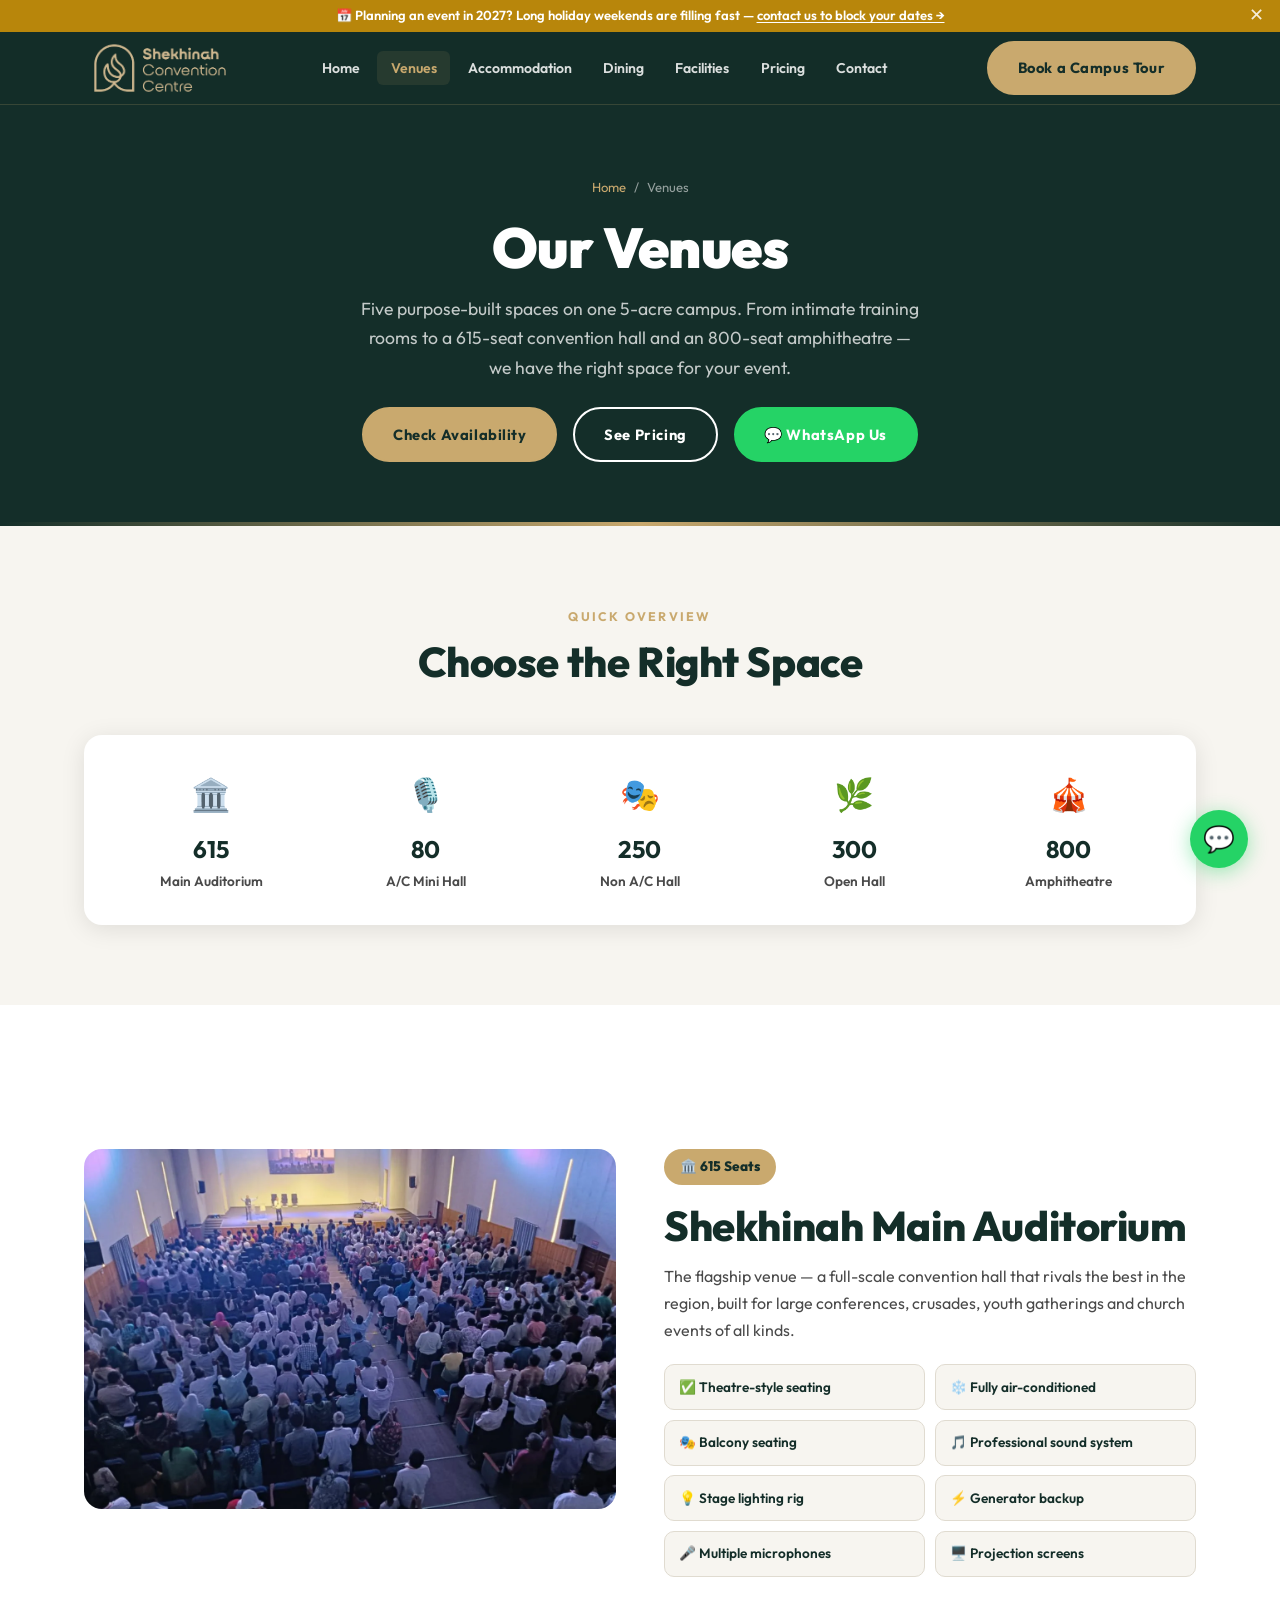
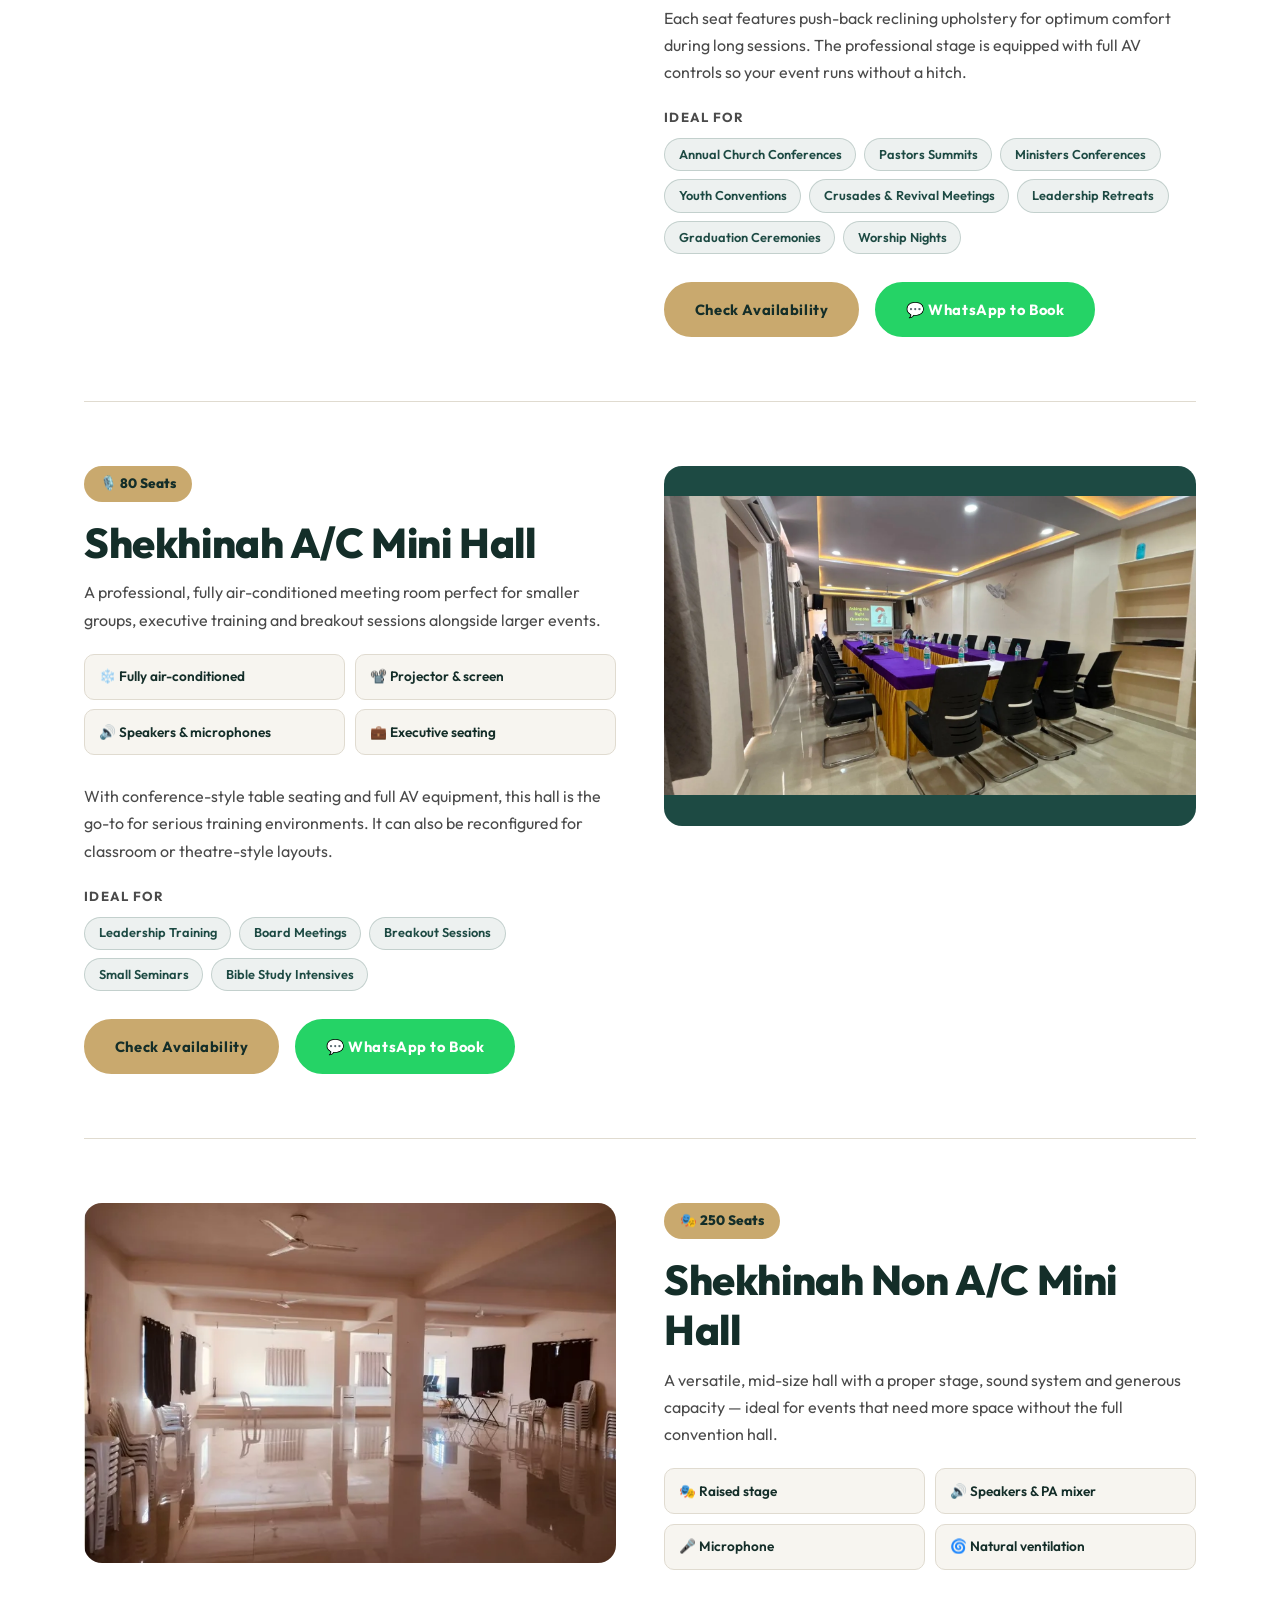
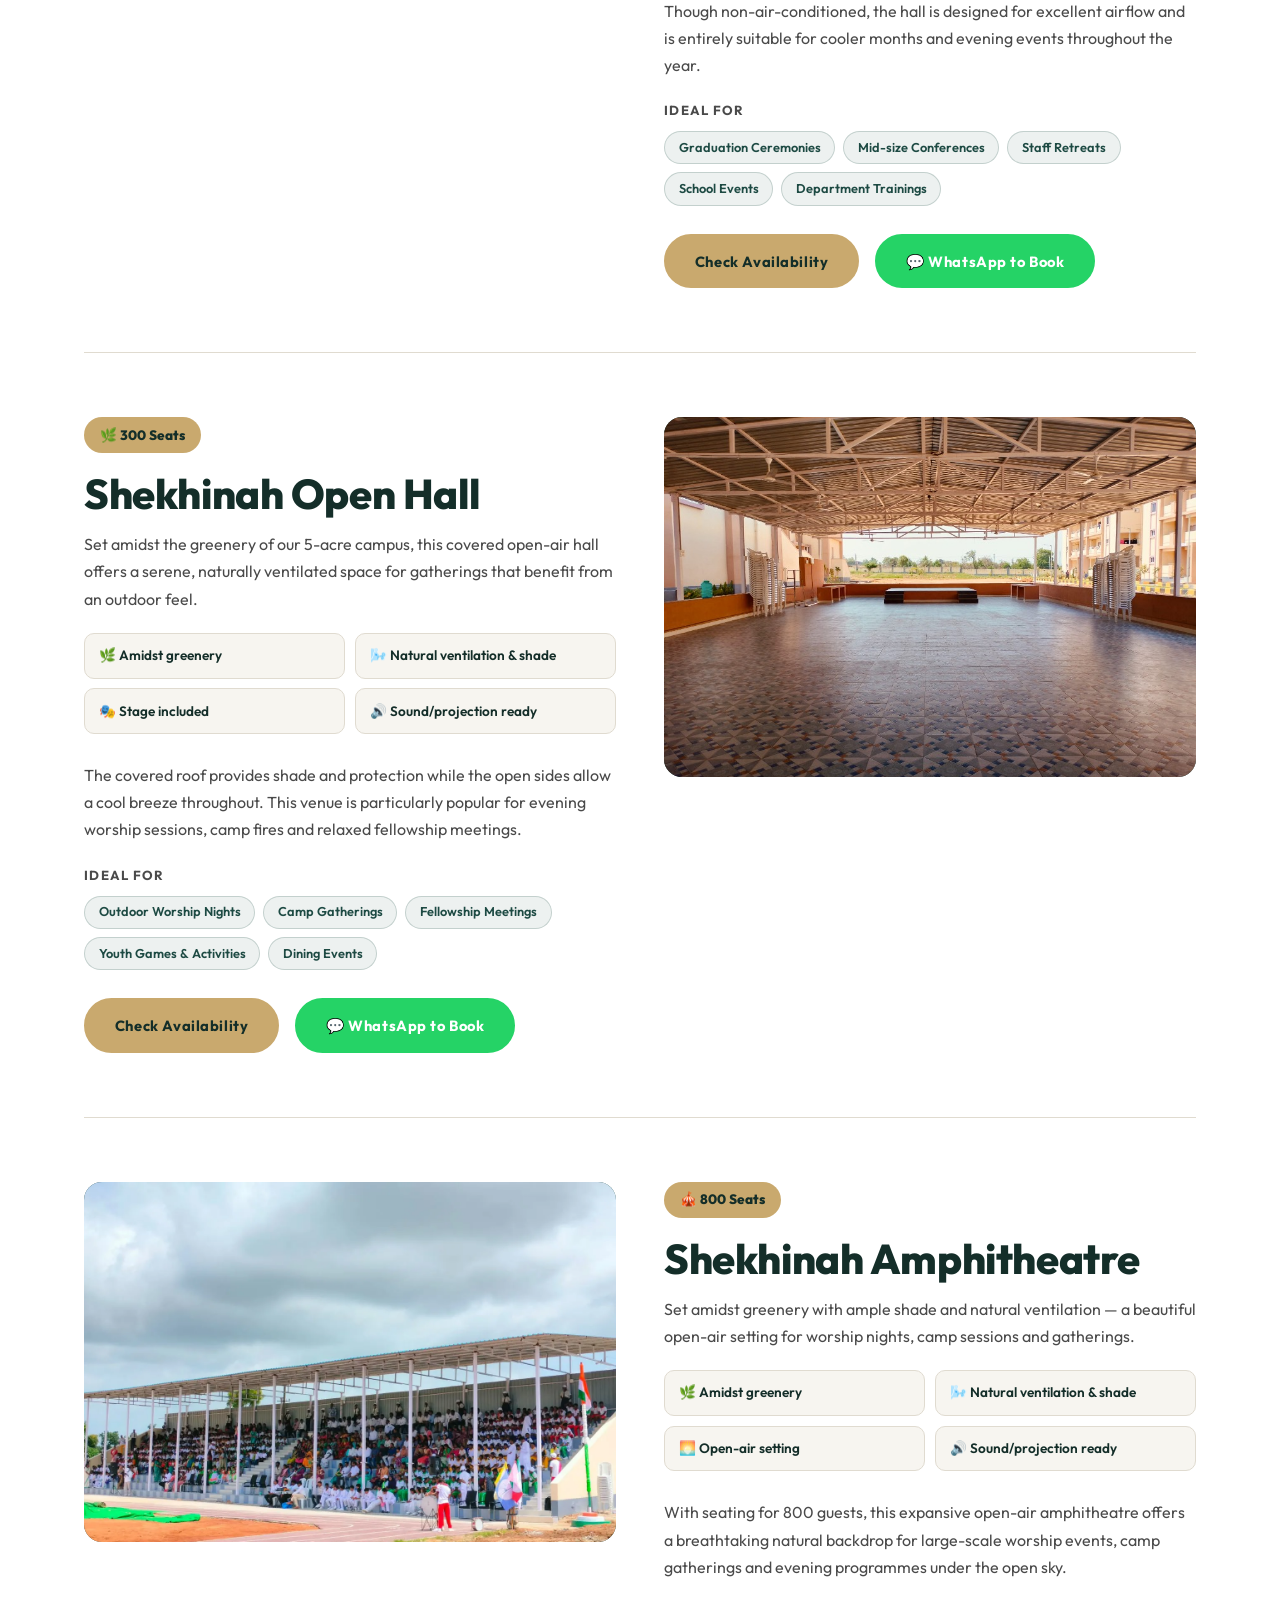
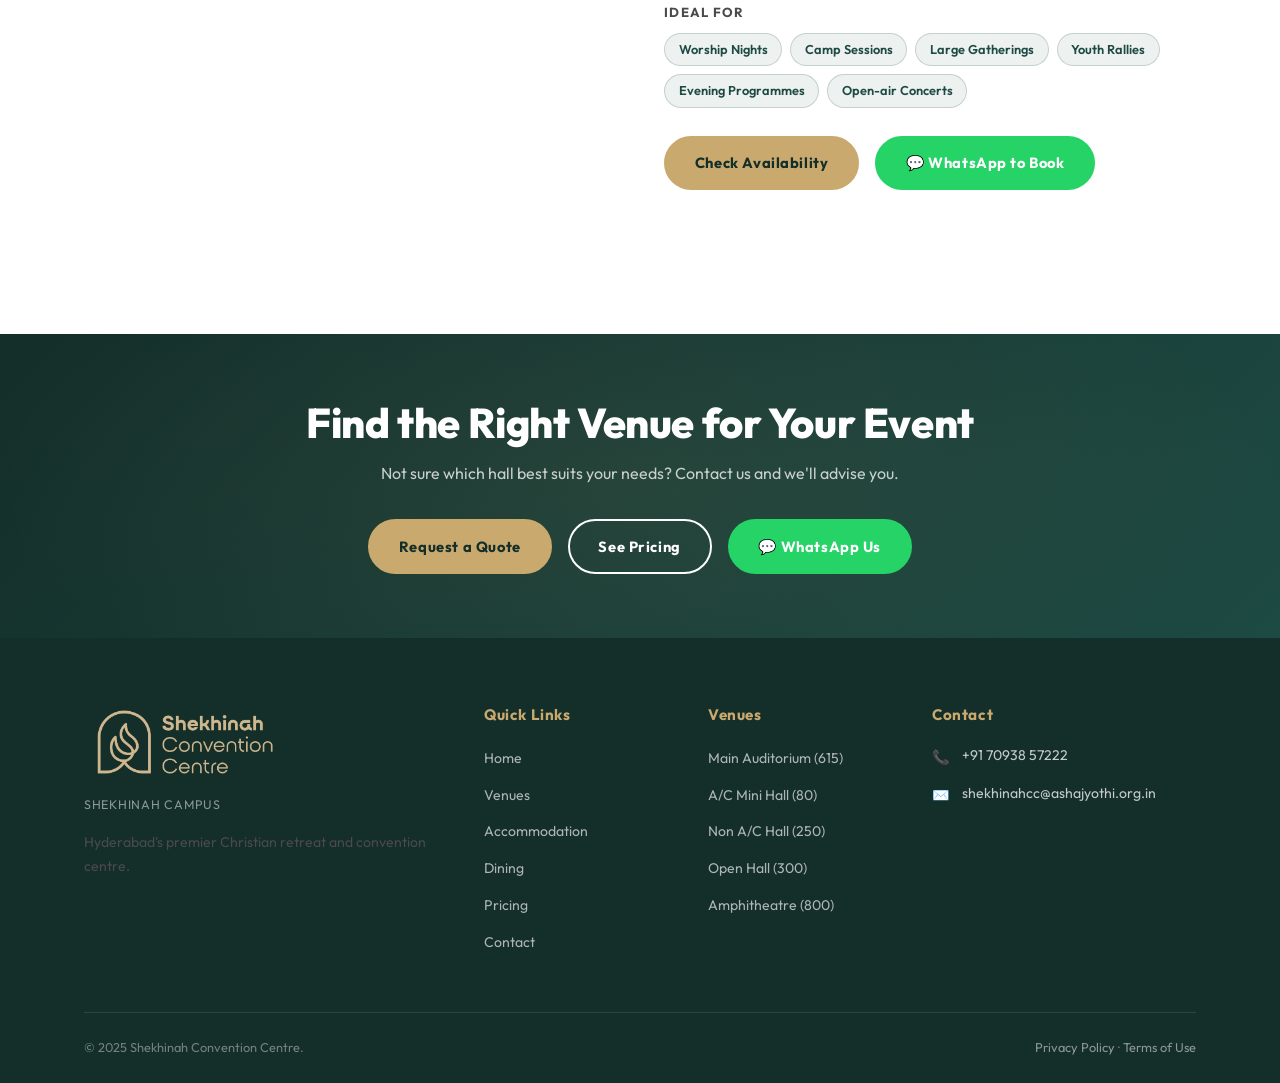
<file: venues.html>
<!DOCTYPE html>
<html lang="en">
<head>
  <meta charset="UTF-8" />
  <meta name="viewport" content="width=device-width, initial-scale=1.0" />
  <meta name="theme-color" content="#1d4a43" />
  <title>Venues | Church Conference & Retreat Centre near Hyderabad | Shekhinah</title>
  <meta name="description" content="Five venues on one campus — 615-seat auditorium, 800-seat amphitheatre, AC hall and more. South India's dedicated church conference, pastor summit and youth camp venue in Telangana." />
  <meta name="keywords" content="Christian conference hall Telangana, church venue Hyderabad, youth camp venue South India, pastors conference venue Telangana, convention hall near Hyderabad, retreat centre Andhra Pradesh, church camp venue Telangana, ministers conference South India" />
  <link rel="canonical" href="https://www.shekhinahconventioncentre.com/venues.html" />

  <!-- Open Graph -->
  <meta property="og:type" content="website" />
  <meta property="og:url" content="https://www.shekhinahconventioncentre.com/venues.html" />
  <meta property="og:title" content="Venues | Shekhinah Convention Centre — 5 Halls on One Campus near Hyderabad" />
  <meta property="og:description" content="615-seat main auditorium, AC mini hall (80 seats), non-AC hall (250 seats), open hall (300 seats) and 800-seat amphitheatre. All with professional AV on one campus near Hyderabad." />
  <meta property="og:image" content="https://www.shekhinahconventioncentre.com/Images/Main-Auditorium.jpg" />
  <meta property="og:site_name" content="Shekhinah Convention Centre" />
  <meta property="og:locale" content="en_IN" />

  <!-- Twitter Card -->
  <meta name="twitter:card" content="summary_large_image" />
  <meta name="twitter:title" content="Venues | Shekhinah Convention Centre — 5 Halls on One Campus near Hyderabad" />
  <meta name="twitter:description" content="615-seat main auditorium, AC mini hall (80 seats), non-AC hall (250 seats), open hall (300 seats) and 800-seat amphitheatre. All with professional AV on one campus near Hyderabad." />
  <meta name="twitter:image" content="https://www.shekhinahconventioncentre.com/Images/Main-Auditorium.jpg" />

  <!-- Structured Data -->
  <script type="application/ld+json">
  {
    "@context": "https://schema.org",
    "@graph": [
      {
        "@type": "BreadcrumbList",
        "itemListElement": [
          {"@type": "ListItem", "position": 1, "name": "Home", "item": "https://www.shekhinahconventioncentre.com/"},
          {"@type": "ListItem", "position": 2, "name": "Venues", "item": "https://www.shekhinahconventioncentre.com/venues.html"}
        ]
      },
      {
        "@type": "ItemList",
        "name": "Venues at Shekhinah Convention Centre",
        "itemListElement": [
          {
            "@type": "ListItem", "position": 1,
            "item": {
              "@type": "EventVenue",
              "name": "Shekhinah Main Auditorium",
              "description": "615-seat theatre-style auditorium with push-back reclining chairs, full air-conditioning, balcony seating and professional stage.",
              "maximumAttendeeCapacity": 615
            }
          },
          {
            "@type": "ListItem", "position": 2,
            "item": {
              "@type": "EventVenue",
              "name": "AC Mini Hall",
              "description": "Air-conditioned breakout room for 80 guests with projector, screen, speakers and microphones.",
              "maximumAttendeeCapacity": 80
            }
          },
          {
            "@type": "ListItem", "position": 3,
            "item": {
              "@type": "EventVenue",
              "name": "Non-AC Mini Hall",
              "description": "Versatile mid-size hall for 250 guests with stage, speakers and microphone.",
              "maximumAttendeeCapacity": 250
            }
          },
          {
            "@type": "ListItem", "position": 4,
            "item": {
              "@type": "EventVenue",
              "name": "Open Hall",
              "description": "Open-air venue for 300 guests set amidst greenery with natural ventilation, stage and sound system.",
              "maximumAttendeeCapacity": 300
            }
          },
          {
            "@type": "ListItem", "position": 5,
            "item": {
              "@type": "EventVenue",
              "name": "Amphitheatre",
              "description": "800-seat open-air amphitheatre set amidst greenery with ample shade and natural ventilation — a beautiful setting for worship nights, camp sessions and large gatherings.",
              "maximumAttendeeCapacity": 800
            }
          }
        ]
      }
    ]
  }
  </script>

  <script type="application/ld+json">
  {
    "@context": "https://schema.org",
    "@type": "FAQPage",
    "mainEntity": [
      {
        "@type": "Question",
        "name": "How many venues does Shekhinah Convention Centre have?",
        "acceptedAnswer": {"@type": "Answer", "text": "Shekhinah Convention Centre has five venues on one campus: the Main Auditorium (615 seats, AC), A/C Mini Hall (80 seats), Non-A/C Hall (250 seats), Open Hall (300 seats), and the Amphitheatre (800 seats). All venues are fully equipped with stage, sound and projection."}
      },
      {
        "@type": "Question",
        "name": "Is Shekhinah Convention Centre suitable for a large pastors conference or ministers retreat?",
        "acceptedAnswer": {"@type": "Answer", "text": "Yes. The fully air-conditioned Main Auditorium seats 615 with push-back reclining chairs, professional sound, stage lighting and projection screens — ideal for pastor summits, ministers' conferences and leadership retreats in Telangana and South India."}
      },
      {
        "@type": "Question",
        "name": "Can Shekhinah host an outdoor worship night or crusade?",
        "acceptedAnswer": {"@type": "Answer", "text": "Yes. The Shekhinah Amphitheatre seats 800 in an open-air setting with ample shade, natural ventilation, a stage and sound system — perfect for outdoor worship nights, crusades and large camp sessions."}
      },
      {
        "@type": "Question",
        "name": "Can multiple venues be used simultaneously at Shekhinah?",
        "acceptedAnswer": {"@type": "Answer", "text": "Yes. All five venues are on the same 5-acre campus and can be used simultaneously — ideal for large conferences that need a main plenary hall alongside breakout rooms for smaller sessions."}
      },
      {
        "@type": "Question",
        "name": "Is Shekhinah Convention Centre good for youth camps and church camps?",
        "acceptedAnswer": {"@type": "Answer", "text": "Yes. Shekhinah is purpose-built for youth camps and church camps. The campus has a large open hall, amphitheatre, sports field, athletics track, dormitory accommodation for 500+ guests and full in-house catering — all on one secure campus near Hyderabad, Telangana."}
      },
      {
        "@type": "Question",
        "name": "Where is Shekhinah Convention Centre located?",
        "acceptedAnswer": {"@type": "Answer", "text": "Shekhinah Convention Centre is located on NH-44 at the Shekhinah Campus, approximately 1 hour from Hyderabad city centre, in Telangana, South India. It is easily accessible by road from Hyderabad, Secunderabad and surrounding districts."}
      }
    ]
  }
  </script>

  <link rel="preconnect" href="https://fonts.googleapis.com" />
  <link rel="preconnect" href="https://fonts.gstatic.com" crossorigin />
  <link href="https://fonts.googleapis.com/css2?family=Outfit:wght@300;400;500;600;700;800;900&display=swap" rel="stylesheet" />
  <!-- Favicons -->
  <link rel="icon" type="image/x-icon" href="favicon.ico" />
  <link rel="icon" type="image/png" sizes="32x32" href="favicon-32x32.png" />
  <link rel="icon" type="image/png" sizes="192x192" href="favicon-192x192.png" />
  <link rel="apple-touch-icon" sizes="180x180" href="apple-touch-icon.png" />
  <link rel="stylesheet" href="css/styles.css" />
  <style>
    .reveal { opacity:0; transform:translateY(28px); transition:opacity .6s ease,transform .6s ease; }
    .reveal.revealed { opacity:1; transform:none; }
    .venue-full { display:grid; grid-template-columns:1fr 1fr; gap:3rem; align-items:start; padding:4rem 0; border-bottom:1px solid var(--border); }
    .venue-full:last-child { border-bottom:none; }
    .venue-full-img { border-radius:var(--radius-lg); overflow:hidden; height:360px; background:var(--teal); display:flex;align-items:center;justify-content:center;font-size:7rem; }
    .venue-full-img img { width:100%;height:100%;object-fit:cover; }
    .capacity-badge { display:inline-flex;align-items:center;gap:0.5rem;background:var(--gold);color:var(--teal-dark);font-weight:800;font-size:0.85rem;padding:0.4rem 1rem;border-radius:50px;margin-bottom:1rem; }
    .spec-grid { display:grid;grid-template-columns:1fr 1fr;gap:0.6rem;margin:1.25rem 0 1.75rem; }
    .spec-item { background:var(--off-white);border:1px solid var(--border);border-radius:var(--radius);padding:0.65rem 0.9rem;font-size:0.85rem;color:var(--teal-dark);font-weight:600;display:flex;align-items:center;gap:0.5rem; }
    .uses-section { margin:1.25rem 0 1.75rem; }
    .uses-section h5 { font-size:0.82rem;font-weight:700;text-transform:uppercase;letter-spacing:0.1em;color:var(--text-mid);margin-bottom:0.6rem; }
    .uses-tags { display:flex;flex-wrap:wrap;gap:0.5rem; }
    .use-tag { background:rgba(29,74,67,0.08);color:var(--teal);border:1px solid rgba(29,74,67,0.2);border-radius:50px;padding:0.3rem 0.85rem;font-size:0.8rem;font-weight:600; }
    @media(max-width:768px){.venue-full{grid-template-columns:1fr;padding:2.5rem 0;}.venue-full-img{height:240px;}.spec-grid{grid-template-columns:1fr;}}
    @media(max-width:480px){.venue-full-img{height:200px;}}
  </style>
  <!-- Google Analytics -->
  <script async src="https://www.googletagmanager.com/gtag/js?id=G-S8042290GN"></script>
  <script>
    window.dataLayer = window.dataLayer || [];
    function gtag(){dataLayer.push(arguments);}
    gtag('js', new Date());
    gtag('config', 'G-S8042290GN');
    gtag('config', 'AW-18405705430');
  </script>
  <!-- Microsoft Clarity -->
  <script type="text/javascript">
    (function(c,l,a,r,i,t,y){
        c[a]=c[a]||function(){(c[a].q=c[a].q||[]).push(arguments)};
        t=l.createElement(r);t.async=1;t.src="https://www.clarity.ms/tag/"+i;
        y=l.getElementsByTagName(r)[0];y.parentNode.insertBefore(t,y);
    })(window, document, "clarity", "script", "y3n43tnp6b");
  </script>
</head>
<body>

  <!-- ═══════════════════════════════════════
       ANNOUNCEMENT BAR — 2027 BOOKINGS
  ════════════════════════════════════════ -->
  <div class="announce-bar" role="region" aria-label="Announcement">
    <span>📅 Planning an event in 2027? Long holiday weekends are filling fast — <a href="https://wa.me/917093857222?text=Hi%2C+I%27d+like+to+book+Shekhinah+for+an+event+in+2027.+Can+you+share+available+dates%3F" target="_blank" rel="noopener" data-wa-source="announce_bar">contact us to block your dates →</a></span>
    <button class="announce-bar-dismiss" aria-label="Dismiss announcement">✕</button>
  </div>

  <nav class="navbar">
    <div class="container nav-inner">
      <a href="index.html" class="nav-logo">
        <img src="Logo/SHEKHINAH CONVENTION CENTRE LOGO-06.png" alt="Shekhinah Convention Centre" style="height:60px;width:auto;" />
            </a>
      <ul class="nav-links">
        <li><a href="index.html">Home</a></li>
        <li><a href="venues.html" class="active">Venues</a></li>
        <li><a href="accommodation.html">Accommodation</a></li>
        <li><a href="dining.html">Dining</a></li>
        <li><a href="facilities.html">Facilities</a></li>
        <li><a href="pricing.html">Pricing</a></li>
        <li><a href="contact.html">Contact</a></li><li class="nav-cta-mobile"><a href="contact.html#enquiry">Book a Campus Tour</a></li>
      </ul>
      <a href="contact.html#enquiry" class="btn btn-primary nav-cta">Book a Campus Tour</a>
      <div class="nav-toggle"><span></span><span></span><span></span></div>
    </div>
  </nav>

  <!-- PAGE HERO -->
  <div class="page-hero">
    <div class="container">
      <nav class="breadcrumb"><a href="index.html">Home</a><span>Venues</span></nav>
      <h1>Our Venues</h1>
      <p>Five purpose-built spaces on one 5-acre campus. From intimate training rooms to a 615-seat convention hall and an 800-seat amphitheatre — we have the right space for your event.</p>
      <div style="display:flex;gap:1rem;justify-content:center;flex-wrap:wrap;margin-top:1.5rem;">
        <a href="contact.html#enquiry" class="btn btn-primary">Check Availability</a>
        <a href="pricing.html" class="btn btn-outline">See Pricing</a>
        <a href="https://wa.me/917093857222?text=Hi%2C+I%27m+planning+an+event+and+would+like+to+check+availability+and+pricing+at+Shekhinah+Convention+Centre." target="_blank" rel="noopener" class="btn btn-whatsapp" data-wa-source="venues_hero">💬 WhatsApp Us</a>
      </div>
    </div>
  </div>

  <!-- VENUE OVERVIEW CARDS -->
  <section class="section section-alt">
    <div class="container">
      <div class="section-header text-center">
        <span class="section-label">Quick Overview</span>
        <h2>Choose the Right Space</h2>
      </div>
      <div class="stats-grid reveal" style="background:var(--white);border-radius:var(--radius-lg);padding:2rem;box-shadow:var(--shadow);margin-bottom:0;display:grid;grid-template-columns:repeat(auto-fit,minmax(100px,1fr));gap:1.5rem;text-align:center;">
        <a href="#auditorium" style="color:inherit;transition:opacity 0.2s;" onmouseover="this.style.opacity='0.75'" onmouseout="this.style.opacity='1'"><div style="font-size:2rem;margin-bottom:0.5rem;">🏛️</div><div style="font-family:var(--font-head);font-size:1.5rem;color:var(--teal-dark);font-weight:700;">615</div><div style="font-size:0.85rem;color:var(--text-mid);font-weight:600;">Main Auditorium</div></a>
        <a href="#mini-hall-ac" style="color:inherit;transition:opacity 0.2s;" onmouseover="this.style.opacity='0.75'" onmouseout="this.style.opacity='1'"><div style="font-size:2rem;margin-bottom:0.5rem;">🎙️</div><div style="font-family:var(--font-head);font-size:1.5rem;color:var(--teal-dark);font-weight:700;">80</div><div style="font-size:0.85rem;color:var(--text-mid);font-weight:600;">A/C Mini Hall</div></a>
        <a href="#mini-hall-nonac" style="color:inherit;transition:opacity 0.2s;" onmouseover="this.style.opacity='0.75'" onmouseout="this.style.opacity='1'"><div style="font-size:2rem;margin-bottom:0.5rem;">🎭</div><div style="font-family:var(--font-head);font-size:1.5rem;color:var(--teal-dark);font-weight:700;">250</div><div style="font-size:0.85rem;color:var(--text-mid);font-weight:600;">Non A/C Hall</div></a>
        <a href="#open-hall" style="color:inherit;transition:opacity 0.2s;" onmouseover="this.style.opacity='0.75'" onmouseout="this.style.opacity='1'"><div style="font-size:2rem;margin-bottom:0.5rem;">🌿</div><div style="font-family:var(--font-head);font-size:1.5rem;color:var(--teal-dark);font-weight:700;">300</div><div style="font-size:0.85rem;color:var(--text-mid);font-weight:600;">Open Hall</div></a>
        <a href="#amphitheatre" style="color:inherit;transition:opacity 0.2s;" onmouseover="this.style.opacity='0.75'" onmouseout="this.style.opacity='1'"><div style="font-size:2rem;margin-bottom:0.5rem;">🎪</div><div style="font-family:var(--font-head);font-size:1.5rem;color:var(--teal-dark);font-weight:700;">800</div><div style="font-size:0.85rem;color:var(--text-mid);font-weight:600;">Amphitheatre</div></a>
      </div>
    </div>
  </section>

  <!-- VENUE DETAILS -->
  <section class="section">
    <div class="container">

      <!-- Main Auditorium -->
      <div class="venue-full reveal" id="auditorium">
        <div class="venue-full-img" style="background:var(--teal);padding:0;">
          <picture><source srcset="Images/Main-Auditorium.webp" type="image/webp"><img src="Images/Main-Auditorium.jpg" alt="Shekhinah Main Auditorium" /></picture>
        </div>
        <div>
          <div class="capacity-badge">🏛️ 615 Seats</div>
          <h2>Shekhinah Main Auditorium</h2>
          <p style="margin:0.75rem 0 0;">The flagship venue — a full-scale convention hall that rivals the best in the region, built for large conferences, crusades, youth gatherings and church events of all kinds.</p>
          <div class="spec-grid">
            <div class="spec-item">✅ Theatre-style seating</div>
            <div class="spec-item">❄️ Fully air-conditioned</div>
            <div class="spec-item">🎭 Balcony seating</div>
            <div class="spec-item">🎵 Professional sound system</div>
            <div class="spec-item">💡 Stage lighting rig</div>
            <div class="spec-item">⚡ Generator backup</div>
            <div class="spec-item">🎤 Multiple microphones</div>
            <div class="spec-item">🖥️ Projection screens</div>
          </div>
          <p>Each seat features push-back reclining upholstery for optimum comfort during long sessions. The professional stage is equipped with full AV controls so your event runs without a hitch.</p>
          <div class="uses-section">
            <h5>Ideal For</h5>
            <div class="uses-tags">
              <span class="use-tag">Annual Church Conferences</span>
              <span class="use-tag">Pastors Summits</span>
              <span class="use-tag">Ministers Conferences</span>
              <span class="use-tag">Youth Conventions</span>
              <span class="use-tag">Crusades &amp; Revival Meetings</span>
              <span class="use-tag">Leadership Retreats</span>
              <span class="use-tag">Graduation Ceremonies</span>
              <span class="use-tag">Worship Nights</span>
            </div>
          </div>
          <div style="display:flex;gap:1rem;flex-wrap:wrap;">
            <a href="contact.html#enquiry" class="btn btn-primary">Check Availability</a>
            <a href="https://wa.me/917093857222?text=Hi%2C+I%27d+like+to+check+availability+and+pricing+for+the+615-seat+Main+Auditorium.+Our+group+size+is+about+__+and+dates+are+__." target="_blank" rel="noopener" class="btn btn-whatsapp" data-wa-source="venue_auditorium">💬 WhatsApp to Book</a>
          </div>
        </div>
      </div>

      <!-- AC Mini Hall -->
      <div class="venue-full reveal" id="mini-hall-ac" style="direction:rtl;">
        <div class="venue-full-img" style="background:var(--teal);direction:ltr;padding:0;">
          <picture><source srcset="Images/AC-Mini-Hall.webp" type="image/webp"><img src="Images/AC-Mini-Hall.jpg" alt="Shekhinah A/C Mini Hall" /></picture>
        </div>
        <div style="direction:ltr;">
          <div class="capacity-badge">🎙️ 80 Seats</div>
          <h2>Shekhinah A/C Mini Hall</h2>
          <p style="margin:0.75rem 0 0;">A professional, fully air-conditioned meeting room perfect for smaller groups, executive training and breakout sessions alongside larger events.</p>
          <div class="spec-grid">
            <div class="spec-item">❄️ Fully air-conditioned</div>
            <div class="spec-item">📽️ Projector &amp; screen</div>
            <div class="spec-item">🔊 Speakers &amp; microphones</div>
            <div class="spec-item">💼 Executive seating</div>
          </div>
          <p>With conference-style table seating and full AV equipment, this hall is the go-to for serious training environments. It can also be reconfigured for classroom or theatre-style layouts.</p>
          <div class="uses-section">
            <h5>Ideal For</h5>
            <div class="uses-tags">
              <span class="use-tag">Leadership Training</span>
              <span class="use-tag">Board Meetings</span>
              <span class="use-tag">Breakout Sessions</span>
              <span class="use-tag">Small Seminars</span>
              <span class="use-tag">Bible Study Intensives</span>
            </div>
          </div>
          <div style="display:flex;gap:1rem;flex-wrap:wrap;">
            <a href="contact.html#enquiry" class="btn btn-primary">Check Availability</a>
            <a href="https://wa.me/917093857222?text=Hi%2C+I%27d+like+to+check+availability+and+pricing+for+the+A%2FC+Mini+Hall+%2880+seats%29.+Our+group+size+is+about+__+and+dates+are+__." target="_blank" rel="noopener" class="btn btn-whatsapp" data-wa-source="venue_ac_mini_hall">💬 WhatsApp to Book</a>
          </div>
        </div>
      </div>

      <!-- Non-AC Mini Hall -->
      <div class="venue-full reveal" id="mini-hall-nonac">
        <div class="venue-full-img" style="background:var(--teal);padding:0;">
          <picture><source srcset="Images/Non-AC-Mini-Hall.webp" type="image/webp"><img src="Images/Non-AC-Mini-Hall.jpg" alt="Shekhinah Non A/C Mini Hall" /></picture>
        </div>
        <div>
          <div class="capacity-badge">🎭 250 Seats</div>
          <h2>Shekhinah Non A/C Mini Hall</h2>
          <p style="margin:0.75rem 0 0;">A versatile, mid-size hall with a proper stage, sound system and generous capacity — ideal for events that need more space without the full convention hall.</p>
          <div class="spec-grid">
            <div class="spec-item">🎭 Raised stage</div>
            <div class="spec-item">🔊 Speakers &amp; PA mixer</div>
            <div class="spec-item">🎤 Microphone</div>
            <div class="spec-item">🌀 Natural ventilation</div>
          </div>
          <p>Though non-air-conditioned, the hall is designed for excellent airflow and is entirely suitable for cooler months and evening events throughout the year.</p>
          <div class="uses-section">
            <h5>Ideal For</h5>
            <div class="uses-tags">
              <span class="use-tag">Graduation Ceremonies</span>
              <span class="use-tag">Mid-size Conferences</span>
              <span class="use-tag">Staff Retreats</span>
              <span class="use-tag">School Events</span>
              <span class="use-tag">Department Trainings</span>
            </div>
          </div>
          <div style="display:flex;gap:1rem;flex-wrap:wrap;">
            <a href="contact.html#enquiry" class="btn btn-primary">Check Availability</a>
            <a href="https://wa.me/917093857222?text=Hi%2C+I%27d+like+to+check+availability+and+pricing+for+the+Non+A%2FC+Hall+%28250+seats%29.+Our+group+size+is+about+__+and+dates+are+__." target="_blank" rel="noopener" class="btn btn-whatsapp" data-wa-source="venue_nonac_hall">💬 WhatsApp to Book</a>
          </div>
        </div>
      </div>

      <!-- Open Hall -->
      <div class="venue-full reveal" id="open-hall" style="direction:rtl;">
        <div class="venue-full-img" style="background:var(--teal);direction:ltr;padding:0;">
          <picture><source srcset="Images/Picture 1.webp" type="image/webp"><img src="Images/Picture 1.jpg" alt="Shekhinah Open Hall" loading="lazy" style="width:100%;height:100%;object-fit:cover;" /></picture>
        </div>
        <div style="direction:ltr;">
          <div class="capacity-badge">🌿 300 Seats</div>
          <h2>Shekhinah Open Hall</h2>
          <p style="margin:0.75rem 0 0;">Set amidst the greenery of our 5-acre campus, this covered open-air hall offers a serene, naturally ventilated space for gatherings that benefit from an outdoor feel.</p>
          <div class="spec-grid">
            <div class="spec-item">🌿 Amidst greenery</div>
            <div class="spec-item">🌬️ Natural ventilation &amp; shade</div>
            <div class="spec-item">🎭 Stage included</div>
            <div class="spec-item">🔊 Sound/projection ready</div>
          </div>
          <p>The covered roof provides shade and protection while the open sides allow a cool breeze throughout. This venue is particularly popular for evening worship sessions, camp fires and relaxed fellowship meetings.</p>
          <div class="uses-section">
            <h5>Ideal For</h5>
            <div class="uses-tags">
              <span class="use-tag">Outdoor Worship Nights</span>
              <span class="use-tag">Camp Gatherings</span>
              <span class="use-tag">Fellowship Meetings</span>
              <span class="use-tag">Youth Games &amp; Activities</span>
              <span class="use-tag">Dining Events</span>
            </div>
          </div>
          <div style="display:flex;gap:1rem;flex-wrap:wrap;">
            <a href="contact.html#enquiry" class="btn btn-primary">Check Availability</a>
            <a href="https://wa.me/917093857222?text=Hi%2C+I%27d+like+to+check+availability+and+pricing+for+the+Open+Hall+%28300+seats%29.+Our+group+size+is+about+__+and+dates+are+__." target="_blank" rel="noopener" class="btn btn-whatsapp" data-wa-source="venue_open_hall">💬 WhatsApp to Book</a>
          </div>
        </div>
      </div>

      <!-- Amphitheatre -->
      <div class="venue-full reveal" id="amphitheatre">
        <div class="venue-full-img" style="background:var(--teal);padding:0;display:grid;grid-template-rows:1fr 1fr;gap:4px;">
          <picture><source srcset="Images/Amphitheatre%20Update.webp" type="image/webp"><img src="Images/Amphitheatre%20Update.jpeg" alt="Shekhinah Amphitheatre" style="width:100%;height:100%;object-fit:cover;" /></picture>
          <picture><source srcset="Images/Amphitheatre%20Update.webp" type="image/webp"><img src="Images/Amphitheatre%20Update.jpeg" alt="Shekhinah Amphitheatre" loading="lazy" style="width:100%;height:100%;object-fit:cover;" /></picture>
        </div>
        <div>
          <div class="capacity-badge">🎪 800 Seats</div>
          <h2>Shekhinah Amphitheatre</h2>
          <p style="margin:0.75rem 0 0;">Set amidst greenery with ample shade and natural ventilation — a beautiful open-air setting for worship nights, camp sessions and gatherings.</p>
          <div class="spec-grid">
            <div class="spec-item">🌿 Amidst greenery</div>
            <div class="spec-item">🌬️ Natural ventilation &amp; shade</div>
            <div class="spec-item">🌅 Open-air setting</div>
            <div class="spec-item">🔊 Sound/projection ready</div>
          </div>
          <p>With seating for 800 guests, this expansive open-air amphitheatre offers a breathtaking natural backdrop for large-scale worship events, camp gatherings and evening programmes under the open sky.</p>
          <div class="uses-section">
            <h5>Ideal For</h5>
            <div class="uses-tags">
              <span class="use-tag">Worship Nights</span>
              <span class="use-tag">Camp Sessions</span>
              <span class="use-tag">Large Gatherings</span>
              <span class="use-tag">Youth Rallies</span>
              <span class="use-tag">Evening Programmes</span>
              <span class="use-tag">Open-air Concerts</span>
            </div>
          </div>
          <div style="display:flex;gap:1rem;flex-wrap:wrap;">
            <a href="contact.html#enquiry" class="btn btn-primary">Check Availability</a>
            <a href="https://wa.me/917093857222?text=Hi%2C+I%27d+like+to+check+availability+and+pricing+for+the+Amphitheatre+%28800+seats%29.+Our+group+size+is+about+__+and+dates+are+__." target="_blank" rel="noopener" class="btn btn-whatsapp" data-wa-source="venue_amphitheatre">💬 WhatsApp to Book</a>
          </div>
        </div>
      </div>

    </div>
  </section>

  <!-- CTA -->
  <div class="cta-banner">
    <div class="container">
      <h2>Find the Right Venue for Your Event</h2>
      <p>Not sure which hall best suits your needs? Contact us and we'll advise you.</p>
      <div class="cta-banner-btns">
        <a href="contact.html#enquiry" class="btn btn-primary">Request a Quote</a>
        <a href="pricing.html" class="btn btn-outline">See Pricing</a>
        <a href="https://wa.me/917093857222?text=Hi%2C+I%27m+not+sure+which+hall+suits+our+event.+Our+group+size+is+about+__+and+dates+are+__.+Can+you+advise%3F" target="_blank" rel="noopener" class="btn btn-whatsapp" data-wa-source="venues_cta">💬 WhatsApp Us</a>
      </div>
    </div>
  </div>

  <footer>
    <div class="container">
      <div class="footer-grid">
        <div>
          <img src="Logo/SHEKHINAH CONVENTION CENTRE LOGO-06.png" alt="Shekhinah Convention Centre" style="height:80px;width:auto;margin-bottom:0.75rem;" />
          <div class="footer-brand-sub">Shekhinah Campus</div>
          <p class="footer-desc">Hyderabad's premier Christian retreat and convention centre.</p>
        </div>
        <div class="footer-col"><h5>Quick Links</h5><ul>
          <li><a href="index.html">Home</a></li><li><a href="venues.html">Venues</a></li>
          <li><a href="accommodation.html">Accommodation</a></li><li><a href="dining.html">Dining</a></li>
          <li><a href="pricing.html">Pricing</a></li><li><a href="contact.html">Contact</a></li>
        </ul></div>
        <div class="footer-col"><h5>Venues</h5><ul>
          <li><a href="#auditorium">Main Auditorium (615)</a></li>
          <li><a href="#mini-hall-ac">A/C Mini Hall (80)</a></li>
          <li><a href="#mini-hall-nonac">Non A/C Hall (250)</a></li>
          <li><a href="#open-hall">Open Hall (300)</a></li>
          <li><a href="#amphitheatre">Amphitheatre (800)</a></li>
        </ul></div>
        <div class="footer-col"><h5>Contact</h5>
          <div class="footer-contact-item"><span class="icon">📞</span><div><a href="tel:+917093857222">+91 70938 57222</a></div></div>
          <div class="footer-contact-item"><span class="icon">✉️</span><div><a href="mailto:shekhinahcc@ashajyothi.org.in">shekhinahcc@ashajyothi.org.in</a></div></div>
        </div>
      </div>
      <div class="footer-bottom">
        <div>&copy; 2025 Shekhinah Convention Centre.</div>
        <div><a href="privacy-policy.html">Privacy Policy</a> · <a href="privacy-policy.html#terms">Terms of Use</a></div>
      </div>
    </div>
  </footer>

  <a href="https://wa.me/917093857222" class="whatsapp-float" target="_blank" rel="noopener" aria-label="Chat on WhatsApp">
    <span class="whatsapp-tooltip">Chat with us</span>💬
  </a>

  <script src="js/main.js"></script>
</body>
</html>
</file>
<file: css/styles.css>
/* =============================================
   SHEKHINAH CONVENTION CENTRE — Global Styles
   ============================================= */

:root {
  --teal:       #1d4a43;
  --teal-dark:  #142e29;
  --teal-light: #2a6359;
  --gold:       #c9a96e;
  --gold-light: #dfc08e;
  --white:      #ffffff;
  --off-white:  #f7f5f0;
  --text-dark:  #1a1a1a;
  --text-mid:   #4a4a4a;
  --border:     #e0dbd0;
  --shadow:     0 4px 24px rgba(0,0,0,0.10);
  --shadow-lg:  0 8px 48px rgba(0,0,0,0.16);
  --radius:     10px;
  --radius-lg:  18px;
  --transition: 0.25s ease;
  --font-main:  'Outfit', sans-serif;
  --font-head:  'Outfit', sans-serif;
}

*, *::before, *::after { box-sizing: border-box; margin: 0; padding: 0; }

html { scroll-behavior: smooth; font-size: 16px; }

body {
  font-family: var(--font-main);
  color: var(--text-dark);
  background: var(--white);
  line-height: 1.7;
}

img { max-width: 100%; display: block; }
a { text-decoration: none; color: inherit; }
ul { list-style: none; }

/* ── TYPOGRAPHY ── */
h1, h2, h3, h4 {
  font-family: var(--font-head);
  line-height: 1.2;
  color: var(--teal-dark);
  font-weight: 800;
  letter-spacing: -0.01em;
}
h1 { font-size: clamp(2rem, 5vw, 3.5rem); font-weight: 900; }
h2 { font-size: clamp(1.6rem, 3.5vw, 2.6rem); font-weight: 800; }
h3 { font-size: clamp(1.2rem, 2.5vw, 1.7rem); font-weight: 700; }
h4 { font-size: 1.1rem; font-weight: 700; }
p  { color: var(--text-mid); }

.section-label {
  display: inline-block;
  font-size: 0.78rem;
  font-weight: 700;
  letter-spacing: 0.18em;
  text-transform: uppercase;
  color: var(--gold);
  margin-bottom: 0.6rem;
}

/* ── BUTTONS ── */
.btn {
  display: inline-flex;
  align-items: center;
  gap: 0.5rem;
  padding: 0.8rem 1.8rem;
  border-radius: 50px;
  font-family: var(--font-main);
  font-weight: 700;
  font-size: 0.92rem;
  letter-spacing: 0.04em;
  cursor: pointer;
  border: 2px solid transparent;
  transition: all var(--transition);
}
.btn-primary {
  background: var(--gold);
  color: var(--teal-dark);
  border-color: var(--gold);
}
.btn-primary:hover {
  background: var(--gold-light);
  border-color: var(--gold-light);
  transform: translateY(-2px);
  box-shadow: 0 6px 20px rgba(201,169,110,0.35);
}
.btn-outline {
  background: transparent;
  color: var(--white);
  border-color: var(--white);
}
.btn-outline:hover {
  background: var(--white);
  color: var(--teal-dark);
  transform: translateY(-2px);
}
.btn-outline-dark {
  background: transparent;
  color: var(--teal);
  border-color: var(--teal);
}
.btn-outline-dark:hover {
  background: var(--teal);
  color: var(--white);
  transform: translateY(-2px);
}
.btn-whatsapp {
  background: #25D366;
  color: var(--white);
  border-color: #25D366;
}
.btn-whatsapp:hover {
  background: #1ebe5b;
  border-color: #1ebe5b;
  transform: translateY(-2px);
}

/* ── LAYOUT ── */
.container {
  max-width: 1160px;
  margin: 0 auto;
  padding: 0 1.5rem;
}
.section {
  padding: 5rem 0;
}
.section-alt {
  background: var(--off-white);
}
.section-dark {
  background: var(--teal-dark);
  color: var(--white);
}
.section-dark h1,
.section-dark h2,
.section-dark h3,
.section-dark h4 { color: var(--white); }
.section-dark p { color: rgba(255,255,255,0.80); }

.text-center { text-align: center; }
.section-header { margin-bottom: 3rem; }
.section-header.text-center .section-label,
.section-header.text-center h2 { display: block; }

/* ── NAVIGATION ── */
.navbar {
  position: fixed;
  top: 0; left: 0; right: 0;
  z-index: 1000;
  background: rgba(20, 46, 41, 0.97);
  backdrop-filter: blur(10px);
  border-bottom: 1px solid rgba(201,169,110,0.2);
  transition: all var(--transition);
}
.navbar.scrolled {
  background: var(--teal-dark);
  box-shadow: 0 2px 20px rgba(0,0,0,0.25);
}
.nav-inner {
  display: flex;
  align-items: center;
  justify-content: space-between;
  height: 72px;
}
.nav-logo {
  display: flex;
  align-items: center;
  gap: 0.75rem;
}
.nav-logo-text { line-height: 1.1; }
.nav-logo-title {
  font-family: var(--font-head);
  font-size: 1.15rem;
  color: var(--gold);
  font-weight: 700;
}
.nav-logo-sub {
  font-size: 0.7rem;
  color: rgba(255,255,255,0.65);
  letter-spacing: 0.08em;
  text-transform: uppercase;
}
.nav-links {
  display: flex;
  align-items: center;
  gap: 0.25rem;
}
.nav-links a {
  color: rgba(255,255,255,0.85);
  font-size: 0.88rem;
  font-weight: 600;
  padding: 0.5rem 0.85rem;
  border-radius: 6px;
  transition: all var(--transition);
}
.nav-links a:hover, .nav-links a.active {
  color: var(--gold);
  background: rgba(201,169,110,0.1);
}
.nav-cta { margin-left: 1rem; }
.nav-cta-mobile { display: none; }
.nav-toggle {
  display: none;
  flex-direction: column;
  gap: 5px;
  cursor: pointer;
  padding: 0.5rem;
}
.nav-toggle span {
  display: block;
  width: 24px;
  height: 2px;
  background: var(--white);
  border-radius: 2px;
  transition: all var(--transition);
}

/* ── HERO ── */
.hero {
  position: relative;
  min-height: 100vh;
  display: flex;
  align-items: center;
  background: var(--teal-dark);
  overflow: hidden;
}
.hero-bg {
  position: absolute;
  inset: 0;
  background: linear-gradient(135deg, rgba(20,46,41,0.55) 0%, rgba(29,74,67,0.40) 100%);
  z-index: 1;
}
.hero-image {
  position: absolute;
  inset: 0;
  background-image: url('../img/hero-auditorium.jpg');
  background-size: cover;
  background-position: center;
  z-index: 0;
}
.hero-video {
  position: absolute;
  inset: 0;
  width: 100%;
  height: 100%;
  object-fit: cover;
  object-position: center;
  z-index: 0;
}
/* Static webp image shown on mobile instead of 20MB video */
.hero-poster {
  position: absolute;
  inset: 0;
  width: 100%;
  height: 100%;
  object-fit: cover;
  object-position: center;
  z-index: 0;
  display: none;
}
.hero-content {
  position: relative;
  z-index: 2;
  padding: 7rem 0 5rem;
}
.hero-tag {
  display: inline-flex;
  align-items: center;
  gap: 0.5rem;
  background: rgba(201,169,110,0.15);
  border: 1px solid rgba(201,169,110,0.35);
  border-radius: 50px;
  padding: 0.4rem 1rem;
  font-size: 0.8rem;
  font-weight: 700;
  color: var(--gold);
  letter-spacing: 0.1em;
  text-transform: uppercase;
  margin-bottom: 1.5rem;
}
.hero h1 {
  color: var(--white);
  max-width: 900px;
  margin-bottom: 0.75rem;
  font-size: clamp(2rem, 4.5vw, 3.75rem);
  line-height: 1.15;
}
.hero h1 span { color: var(--gold); }
.hero-sub {
  color: rgba(255,255,255,0.85);
  font-size: 1.1rem;
  max-width: 680px;
  margin-bottom: 0;
}
.hero-btns {
  display: flex;
  flex-wrap: wrap;
  gap: 1rem;
  margin-bottom: 3rem;
}
.hero-stats {
  display: flex;
  flex-wrap: wrap;
  gap: 2rem;
  padding-top: 2rem;
  border-top: 1px solid rgba(255,255,255,0.12);
}
.hero-stat-num {
  font-family: var(--font-head);
  font-size: 2rem;
  font-weight: 700;
  color: var(--gold);
  line-height: 1;
}
.hero-stat-label {
  font-size: 0.82rem;
  color: rgba(255,255,255,0.65);
  margin-top: 0.2rem;
}

/* ── STATS STRIP ── */
.stats-strip {
  background: var(--gold);
  padding: 1.5rem 0;
}
.stats-grid {
  display: grid;
  grid-template-columns: repeat(4, 1fr);
  gap: 1rem;
  text-align: center;
}
.stat-item-num {
  font-family: var(--font-head);
  font-size: 2.2rem;
  font-weight: 700;
  color: var(--teal-dark);
  line-height: 1;
}
.stat-item-label {
  font-size: 0.82rem;
  color: var(--teal-dark);
  font-weight: 600;
  margin-top: 0.3rem;
  opacity: 0.85;
}

/* ── WHO IS IT FOR ── */
.audience-grid {
  display: grid;
  grid-template-columns: repeat(3, 1fr);
  gap: 1.5rem;
}
.audience-card {
  background: var(--white);
  border-radius: var(--radius-lg);
  padding: 2rem 1.5rem;
  text-align: center;
  border: 1px solid var(--border);
  transition: all var(--transition);
}
.audience-card:hover {
  border-color: var(--gold);
  box-shadow: var(--shadow);
  transform: translateY(-4px);
}
.audience-icon {
  width: 56px;
  height: 56px;
  background: var(--teal);
  border-radius: 50%;
  display: flex;
  align-items: center;
  justify-content: center;
  margin: 0 auto 1rem;
  font-size: 1.5rem;
}
.audience-card h4 { color: var(--teal-dark); margin-bottom: 0.5rem; }
.audience-card p { font-size: 0.88rem; }

/* ── WHY CHOOSE US ── */
.why-grid {
  display: grid;
  grid-template-columns: repeat(3, 1fr);
  gap: 1.5rem;
}
.why-card {
  padding: 1.75rem;
  border-radius: var(--radius);
  background: rgba(255,255,255,0.06);
  border: 1px solid rgba(255,255,255,0.1);
  transition: all var(--transition);
}
.why-card:hover {
  background: rgba(255,255,255,0.10);
  border-color: rgba(201,169,110,0.4);
}
.why-icon {
  font-size: 1.8rem;
  margin-bottom: 0.75rem;
}
.why-card h4 { color: var(--gold); margin-bottom: 0.4rem; }
.why-card p  { font-size: 0.88rem; color: rgba(255,255,255,0.75); }

/* ── VENUES ── */
.venues-grid {
  display: grid;
  grid-template-columns: repeat(2, 1fr);
  gap: 2rem;
}
.venue-card {
  display: block;
  background: var(--white);
  border-radius: var(--radius-lg);
  overflow: hidden;
  border: 1px solid var(--border);
  box-shadow: var(--shadow);
  transition: all var(--transition);
}
.venue-card:hover {
  transform: translateY(-6px);
  box-shadow: var(--shadow-lg);
}
.venue-card-img {
  height: 220px;
  background: var(--teal);
  display: flex;
  align-items: center;
  justify-content: center;
  font-size: 4rem;
  position: relative;
  overflow: hidden;
}
.venue-card-img img {
  width: 100%;
  height: 100%;
  object-fit: cover;
}
.venue-capacity {
  position: absolute;
  bottom: 1rem;
  right: 1rem;
  background: var(--gold);
  color: var(--teal-dark);
  font-weight: 800;
  font-size: 0.82rem;
  padding: 0.3rem 0.8rem;
  border-radius: 50px;
}
.venue-card-body { padding: 1.5rem; }
.venue-card-body h3 { color: var(--teal-dark); margin-bottom: 0.75rem; }
.venue-card-body p { font-size: 0.9rem; margin-bottom: 1rem; }
.venue-features {
  display: flex;
  flex-wrap: wrap;
  gap: 0.5rem;
  margin-bottom: 1.25rem;
}
.venue-tag {
  background: var(--off-white);
  color: var(--teal);
  font-size: 0.78rem;
  font-weight: 600;
  padding: 0.25rem 0.75rem;
  border-radius: 50px;
  border: 1px solid var(--border);
}

/* ── TWO-COL SECTION ── */
.two-col {
  display: grid;
  grid-template-columns: 1fr 1fr;
  gap: 4rem;
  align-items: center;
}
.two-col.reverse { direction: rtl; }
.two-col.reverse > * { direction: ltr; }
.two-col-img {
  border-radius: var(--radius-lg);
  overflow: hidden;
  box-shadow: var(--shadow-lg);
  height: 380px;
  background: var(--teal-light);
  display: flex;
  align-items: center;
  justify-content: center;
  font-size: 6rem;
}
.two-col-img img {
  width: 100%;
  height: 100%;
  object-fit: cover;
}
.two-col-text .section-label { margin-top: 0; }
.feature-list { margin: 1.25rem 0 2rem; }
.feature-list li {
  display: flex;
  align-items: flex-start;
  gap: 0.75rem;
  padding: 0.5rem 0;
  font-size: 0.92rem;
  color: var(--text-mid);
  border-bottom: 1px solid var(--border);
}
.feature-list li:last-child { border-bottom: none; }
.feature-list li::before {
  content: '✓';
  color: var(--gold);
  font-weight: 800;
  flex-shrink: 0;
  margin-top: 2px;
}

/* ── BOOKING FORM ── */
.booking-form-wrap {
  background: var(--white);
  border-radius: var(--radius-lg);
  padding: 2.5rem;
  box-shadow: var(--shadow-lg);
}
.booking-form-wrap h3 { color: var(--teal-dark); margin-bottom: 0.4rem; }
.booking-form-wrap .sub { color: var(--text-mid); font-size: 0.9rem; margin-bottom: 2rem; }
.form-grid {
  display: grid;
  grid-template-columns: 1fr 1fr;
  gap: 1rem;
}
.form-group {
  display: flex;
  flex-direction: column;
  gap: 0.4rem;
}
.form-group.full { grid-column: 1 / -1; }
.form-group label {
  font-size: 0.82rem;
  font-weight: 700;
  color: var(--teal-dark);
  letter-spacing: 0.03em;
}
.form-group input,
.form-group select,
.form-group textarea {
  padding: 0.75rem 1rem;
  border: 1.5px solid var(--border);
  border-radius: var(--radius);
  font-family: var(--font-main);
  font-size: 0.92rem;
  color: var(--text-dark);
  transition: border-color var(--transition);
  background: var(--off-white);
  width: 100%;
}
.form-group input:focus,
.form-group select:focus,
.form-group textarea:focus {
  outline: none;
  border-color: var(--teal);
  background: var(--white);
}
.form-group textarea { resize: vertical; min-height: 100px; }
.form-submit {
  margin-top: 1.25rem;
  display: flex;
  gap: 1rem;
  flex-wrap: wrap;
}
.form-note {
  font-size: 0.8rem;
  color: var(--text-mid);
  margin-top: 0.75rem;
}

/* ── TESTIMONIALS ── */
.testimonials-grid {
  display: grid;
  grid-template-columns: repeat(3, 1fr);
  gap: 1.5rem;
}
.testimonial-card {
  background: var(--white);
  border-radius: var(--radius-lg);
  padding: 2rem;
  border: 1px solid var(--border);
  position: relative;
}
.testimonial-card::before {
  content: '"';
  font-family: var(--font-head);
  font-size: 4rem;
  color: var(--gold);
  opacity: 0.3;
  position: absolute;
  top: 0.5rem;
  left: 1.25rem;
  line-height: 1;
}
.testimonial-text {
  font-size: 0.92rem;
  color: var(--text-mid);
  margin-bottom: 1.25rem;
  font-style: italic;
  padding-top: 1rem;
}
.testimonial-author {
  display: flex;
  align-items: center;
  gap: 0.75rem;
}
.author-avatar {
  width: 42px;
  height: 42px;
  border-radius: 50%;
  background: var(--teal);
  display: flex;
  align-items: center;
  justify-content: center;
  font-size: 1.1rem;
  flex-shrink: 0;
}
.author-name { font-weight: 700; font-size: 0.88rem; color: var(--teal-dark); }
.author-role { font-size: 0.78rem; color: var(--text-mid); }

/* ── CONTACT SECTION ── */
.contact-grid {
  display: grid;
  grid-template-columns: 1fr 1.4fr;
  gap: 4rem;
  align-items: start;
}
.contact-info h3 { margin-bottom: 1rem; }
.contact-detail {
  display: flex;
  gap: 1rem;
  padding: 1rem 0;
  border-bottom: 1px solid var(--border);
}
.contact-detail:last-of-type { border-bottom: none; }
.contact-icon { font-size: 1.3rem; flex-shrink: 0; margin-top: 2px; }
.contact-label { font-size: 0.78rem; font-weight: 700; color: var(--text-mid); text-transform: uppercase; letter-spacing: 0.06em; }
.contact-value { font-size: 0.95rem; color: var(--text-dark); font-weight: 600; }
.contact-value a { color: var(--teal); }
.contact-value a:hover { color: var(--gold); }
.map-embed {
  border-radius: var(--radius-lg);
  overflow: hidden;
  border: 1px solid var(--border);
  box-shadow: var(--shadow);
  margin-top: 1.5rem;
}
.map-embed iframe { display: block; }

/* ── LOCATION DISTANCES ── */
.distances-grid {
  display: grid;
  grid-template-columns: repeat(2, 1fr);
  gap: 0.75rem;
  margin-top: 1.25rem;
}
.distance-item {
  display: flex;
  justify-content: space-between;
  font-size: 0.88rem;
  padding: 0.6rem 1rem;
  background: var(--off-white);
  border-radius: var(--radius);
  border: 1px solid var(--border);
}
.distance-place { color: var(--text-mid); }
.distance-km { font-weight: 700; color: var(--teal-dark); }

/* ── PAGE HERO (inner pages) ── */
.page-hero {
  background: var(--teal-dark);
  padding: 9rem 0 4rem;
  text-align: center;
  position: relative;
  overflow: hidden;
}
.page-hero::after {
  content: '';
  position: absolute;
  bottom: 0; left: 0; right: 0;
  height: 4px;
  background: linear-gradient(90deg, transparent, var(--gold), transparent);
}
.page-hero h1 { color: var(--white); margin-bottom: 0.75rem; }
.page-hero p  { color: rgba(255,255,255,0.75); font-size: 1.1rem; max-width: 560px; margin: 0 auto 1.5rem; }
.breadcrumb {
  display: flex;
  justify-content: center;
  gap: 0.5rem;
  font-size: 0.82rem;
  color: rgba(255,255,255,0.55);
  margin-bottom: 1rem;
}
.breadcrumb a { color: var(--gold); }
.breadcrumb span::before { content: '/'; margin-right: 0.5rem; }

/* ── PRICING ── */
.pricing-grid {
  display: grid;
  grid-template-columns: repeat(3, 1fr);
  gap: 1.5rem;
}
.pricing-card {
  background: var(--white);
  border-radius: var(--radius-lg);
  padding: 2rem;
  border: 2px solid var(--border);
  text-align: center;
  transition: all var(--transition);
}
.pricing-card.featured {
  border-color: var(--gold);
  box-shadow: 0 0 0 4px rgba(201,169,110,0.12), var(--shadow-lg);
}
.pricing-card:hover { transform: translateY(-4px); }
.pricing-badge {
  display: inline-block;
  background: var(--gold);
  color: var(--teal-dark);
  font-size: 0.72rem;
  font-weight: 800;
  letter-spacing: 0.1em;
  text-transform: uppercase;
  padding: 0.25rem 0.8rem;
  border-radius: 50px;
  margin-bottom: 1rem;
}
.pricing-card h3 { margin-bottom: 0.5rem; }
.pricing-card .desc { font-size: 0.88rem; margin-bottom: 1.5rem; }
.pricing-from {
  font-family: var(--font-head);
  font-size: 1.8rem;
  color: var(--teal-dark);
  font-weight: 700;
  margin-bottom: 1.5rem;
}
.pricing-from small { font-size: 0.9rem; font-weight: 400; font-family: var(--font-main); }
.pricing-features { text-align: left; margin-bottom: 2rem; }
.pricing-features li {
  display: flex;
  gap: 0.6rem;
  padding: 0.4rem 0;
  font-size: 0.88rem;
  color: var(--text-mid);
  border-bottom: 1px dashed var(--border);
}
.pricing-features li:last-child { border: none; }
.pricing-features li::before { content: '✓'; color: var(--gold); font-weight: 800; flex-shrink: 0; }

/* ── GALLERY GRID ── */
.gallery-masonry {
  columns: 3;
  column-gap: 1rem;
}
.gallery-item {
  break-inside: avoid;
  margin-bottom: 1rem;
  border-radius: var(--radius);
  overflow: hidden;
  position: relative;
  cursor: pointer;
}
.gallery-item img {
  width: 100%;
  transition: transform 0.4s ease;
}
.gallery-item:hover img { transform: scale(1.05); }
.gallery-overlay {
  position: absolute;
  inset: 0;
  background: linear-gradient(to top, rgba(20,46,41,0.7), transparent);
  opacity: 0;
  transition: opacity var(--transition);
  display: flex;
  align-items: flex-end;
  padding: 1rem;
}
.gallery-item:hover .gallery-overlay { opacity: 1; }
.gallery-caption {
  color: var(--white);
  font-size: 0.85rem;
  font-weight: 600;
}
.gallery-placeholder {
  background: var(--teal-light);
  height: 200px;
  display: flex;
  align-items: center;
  justify-content: center;
  font-size: 3rem;
  border-radius: var(--radius);
}

/* ── CTA BANNER ── */
.cta-banner {
  background: linear-gradient(135deg, var(--teal-dark) 0%, var(--teal) 100%);
  padding: 4rem 0;
  text-align: center;
  position: relative;
  overflow: hidden;
}
.cta-banner::before {
  content: '';
  position: absolute;
  top: -50%;
  left: -10%;
  width: 120%;
  height: 200%;
  background: radial-gradient(ellipse at center, rgba(201,169,110,0.08) 0%, transparent 60%);
}
.cta-banner h2 { color: var(--white); margin-bottom: 0.75rem; position: relative; }
.cta-banner p  { color: rgba(255,255,255,0.75); margin-bottom: 2rem; position: relative; }
.cta-banner-btns {
  display: flex;
  gap: 1rem;
  justify-content: center;
  flex-wrap: wrap;
  position: relative;
}

/* ── WHATSAPP FLOAT ── */
.whatsapp-float {
  position: fixed;
  bottom: 2rem;
  right: 2rem;
  z-index: 999;
  background: #25D366;
  color: var(--white);
  width: 58px;
  height: 58px;
  border-radius: 50%;
  display: flex;
  align-items: center;
  justify-content: center;
  font-size: 1.6rem;
  box-shadow: 0 4px 20px rgba(37,211,102,0.45);
  transition: all var(--transition);
  text-decoration: none;
}
.whatsapp-float:hover {
  transform: scale(1.1);
  box-shadow: 0 6px 28px rgba(37,211,102,0.6);
}
.whatsapp-tooltip {
  position: absolute;
  right: 72px;
  background: var(--teal-dark);
  color: var(--white);
  font-size: 0.8rem;
  font-weight: 600;
  white-space: nowrap;
  padding: 0.4rem 0.9rem;
  border-radius: 50px;
  opacity: 0;
  pointer-events: none;
  transition: opacity var(--transition);
}
.whatsapp-float:hover .whatsapp-tooltip { opacity: 1; }

/* ── FOOTER ── */
footer {
  background: var(--teal-dark);
  color: rgba(255,255,255,0.75);
  padding: 4rem 0 1.5rem;
}
.footer-grid {
  display: grid;
  grid-template-columns: 2fr 1fr 1fr 1.5fr;
  gap: 3rem;
  padding-bottom: 3rem;
  border-bottom: 1px solid rgba(255,255,255,0.1);
}
.footer-brand-name {
  font-family: var(--font-head);
  font-size: 1.4rem;
  color: var(--gold);
  margin-bottom: 0.25rem;
}
.footer-brand-sub {
  font-size: 0.78rem;
  color: rgba(255,255,255,0.5);
  letter-spacing: 0.06em;
  text-transform: uppercase;
  margin-bottom: 1rem;
}
.footer-desc { font-size: 0.88rem; line-height: 1.7; margin-bottom: 1.5rem; }
.footer-social { display: flex; gap: 0.75rem; }
.social-btn {
  width: 36px;
  height: 36px;
  border-radius: 50%;
  background: rgba(255,255,255,0.1);
  display: flex;
  align-items: center;
  justify-content: center;
  font-size: 0.9rem;
  transition: all var(--transition);
  color: var(--white);
}
.social-btn:hover { background: var(--gold); color: var(--teal-dark); }
.footer-col h5 {
  font-family: var(--font-head);
  color: var(--gold);
  font-size: 0.95rem;
  margin-bottom: 1rem;
  letter-spacing: 0.04em;
}
.footer-col ul li {
  margin-bottom: 0.6rem;
}
.footer-col ul li a {
  font-size: 0.88rem;
  color: rgba(255,255,255,0.65);
  transition: color var(--transition);
}
.footer-col ul li a:hover { color: var(--gold); }
.footer-contact-item {
  display: flex;
  gap: 0.75rem;
  margin-bottom: 0.75rem;
  font-size: 0.88rem;
  align-items: flex-start;
}
.footer-contact-item .icon { flex-shrink: 0; color: var(--gold); margin-top: 2px; }
.footer-bottom {
  padding-top: 1.5rem;
  display: flex;
  justify-content: space-between;
  align-items: center;
  font-size: 0.8rem;
  color: rgba(255,255,255,0.4);
  flex-wrap: wrap;
  gap: 0.5rem;
}
.footer-bottom a { color: rgba(255,255,255,0.5); }
.footer-bottom a:hover { color: var(--gold); }

/* ── SUCCESS MESSAGE ── */
.success-msg {
  background: #d4edda;
  color: #155724;
  border: 1px solid #c3e6cb;
  border-radius: var(--radius);
  padding: 1rem 1.25rem;
  font-size: 0.9rem;
  margin-top: 1rem;
  display: none;
}

/* ── RESPONSIVE ── */
@media (max-width: 1024px) {
  .stats-grid     { grid-template-columns: repeat(2, 1fr); }
  .audience-grid  { grid-template-columns: repeat(2, 1fr); }
  .why-grid       { grid-template-columns: repeat(2, 1fr); }
  .venues-grid    { grid-template-columns: 1fr; }
  .two-col        { grid-template-columns: 1fr; gap: 2.5rem; }
  .two-col.reverse { direction: ltr; }
  .testimonials-grid { grid-template-columns: repeat(2, 1fr); }
  .footer-grid    { grid-template-columns: 1fr 1fr; }
  .contact-grid   { grid-template-columns: 1fr; }
  .pricing-grid   { grid-template-columns: 1fr; max-width: 420px; margin: 0 auto; }
  .gallery-masonry { columns: 2; }
  .two-col-img    { height: 300px; }
  .event-types-grid { grid-template-columns: 1fr; }
}

@media (max-width: 768px) {
  /* Prevent horizontal scroll */
  body { overflow-x: hidden; }

  .section { padding: 3.5rem 0; }
  .section-header { margin-bottom: 2rem; }

  /* Nav */
  .nav-links, .nav-cta { display: none; }
  .nav-toggle { display: flex; }
  .nav-logo img { height: 46px !important; }
  .navbar.open .nav-links {
    display: flex;
    flex-direction: column;
    position: absolute;
    top: 72px; left: 0; right: 0;
    background: var(--teal-dark);
    padding: 1rem 1.5rem 1.5rem;
    gap: 0.25rem;
    box-shadow: 0 8px 24px rgba(0,0,0,0.3);
    z-index: 999;
  }
  /* CTA inside mobile dropdown */
  .nav-cta-mobile { display: block; margin-top: 0.75rem; padding-top: 0.75rem; border-top: 1px solid rgba(255,255,255,0.1); }
  .nav-cta-mobile a { display: block; text-align: center; background: var(--gold); color: var(--teal-dark); font-weight: 700; font-size: 0.95rem; padding: 0.75rem 1.5rem; border-radius: 50px; }

  /* Hero — use svh on modern browsers so iOS address bar doesn't cut content */
  .hero { min-height: 100vh; min-height: 100svh; }
  .hero-content { padding: 6rem 0 3.5rem; }
  /* Skip 20MB video on mobile — show lightweight webp poster instead */
  .hero-video  { display: none; }
  .hero-poster { display: block; }
  .hero-btns { flex-direction: column; align-items: center; }
  .hero-btns .btn { width: 100%; max-width: 340px; justify-content: center; }
  .hero-stats { gap: 1.25rem; }

  /* Grids */
  .stats-grid { grid-template-columns: repeat(2, 1fr); }
  .audience-grid  { grid-template-columns: 1fr; }
  .why-grid { grid-template-columns: 1fr; }
  .form-grid { grid-template-columns: 1fr; }
  .testimonials-grid { grid-template-columns: 1fr; }
  .footer-grid { grid-template-columns: 1fr; gap: 2rem; }
  .footer-bottom { flex-direction: column; text-align: center; }
  .gallery-masonry { columns: 1; }
  .distances-grid { grid-template-columns: 1fr; }

  /* Images */
  .two-col-img { height: 240px; }

  /* Inner page hero */
  .page-hero { padding: 7rem 0 3rem; }
  .page-hero p { font-size: 1rem; max-width: 100%; }

  /* Page-hero & section button groups — stack and centre on mobile */
  .page-hero .container > div[style*="flex"] { flex-direction: column; align-items: center; }
  .page-hero .btn { width: 100%; justify-content: center; }

  /* Hero buttons already handled; ensure page CTAs also stack */
  .cta-banner-btns { flex-direction: column; align-items: center; }
  .cta-banner-btns .btn { width: 100%; max-width: 340px; justify-content: center; }

  /* Booking form */
  .booking-form-wrap { padding: 1.5rem; }

  /* Testimonials scroll on mobile */
  .testimonials-grid { grid-template-columns: 1fr; }

  /* WhatsApp float — slightly smaller */
  .whatsapp-float { width: 50px; height: 50px; font-size: 1.4rem; bottom: 1.25rem; right: 1.25rem; }

  /* Event type grid */
  .event-types-grid { grid-template-columns: 1fr; }

  /* Sticky CTA — full width buttons on small screens */
  .sticky-cta { padding: 0.75rem 1rem; gap: 0.6rem; }
  .sticky-cta-btn { max-width: 100%; font-size: 0.84rem; padding: 0.65rem 1rem; }
}

/* ── STICKY CTA BAR ── */
.sticky-cta {
  position: fixed;
  bottom: 0; left: 0; right: 0;
  z-index: 998;
  background: var(--teal-dark);
  border-top: 2px solid var(--gold);
  padding: 0.85rem 1.25rem;
  display: flex;
  gap: 0.75rem;
  align-items: center;
  justify-content: center;
  transform: translateY(110%);
  transition: transform 0.3s ease;
  box-shadow: 0 -4px 24px rgba(0,0,0,0.28);
}
.sticky-cta.visible { transform: translateY(0); }
.sticky-cta-btn {
  flex: 1;
  max-width: 220px;
  justify-content: center;
  padding: 0.7rem 1.2rem;
  font-size: 0.88rem;
}

/* ── STAT STRIP LINKS ── */
a.stat-item {
  display: block;
  color: inherit;
  text-align: center;
  transition: opacity var(--transition);
}
a.stat-item:hover { opacity: 0.82; }

/* ── AUDIENCE CARDS AS LINKS ── */
a.audience-card { display: block; color: inherit; }

/* ── EVENT TYPE STRIP ── */
.event-types-strip { padding: 3rem 0; }
.event-types-grid {
  display: grid;
  grid-template-columns: repeat(3, 1fr);
  gap: 1.5rem;
}
.event-type-card {
  background: var(--white);
  border: 1px solid var(--border);
  border-radius: var(--radius-lg);
  padding: 2rem 1.5rem;
  text-align: center;
  transition: all var(--transition);
  color: inherit;
  display: block;
}
.event-type-card:hover {
  border-color: var(--gold);
  transform: translateY(-4px);
  box-shadow: var(--shadow);
}
.event-type-icon { font-size: 2.2rem; margin-bottom: 0.9rem; }
.event-type-card h4 { color: var(--teal-dark); margin-bottom: 0.4rem; }
.event-type-card p { font-size: 0.88rem; }
.event-type-link {
  display: inline-block;
  margin-top: 0.9rem;
  color: var(--gold);
  font-weight: 700;
  font-size: 0.82rem;
  letter-spacing: 0.04em;
}

/* Responsive override — must appear after base .event-types-grid above */
@media (max-width: 1024px) {
  .event-types-grid { grid-template-columns: 1fr; }
}

/* ── EXTRA SMALL PHONES (≤480px) ── */
@media (max-width: 480px) {
  .section { padding: 2.5rem 0; }
  .container { padding: 0 1rem; }

  .nav-logo img { height: 40px !important; }

  .hero-content { padding: 5.5rem 0 3rem; }
  .hero-sub { font-size: 1rem; }

  .two-col-img { height: 200px; }
  .page-hero { padding: 6.5rem 0 2.5rem; }
  .booking-form-wrap { padding: 1.25rem; }
  .cta-banner { padding: 3rem 0; }

  /* Stats strip — keep 2 cols but smaller numbers */
  .stat-item-num { font-size: 1.7rem; }

  /* Buttons — slightly smaller on tiny screens */
  .btn { font-size: 0.88rem; padding: 0.7rem 1.4rem; }

  /* Page hero button group */
  .page-hero .btn { width: 100%; max-width: 340px; }

  /* CTA banner */
  .cta-banner h2 { font-size: 1.5rem; }

  /* Footer logo — cap width so it doesn't dominate */
  footer .nav-logo img,
  footer img { max-width: 180px; height: auto !important; }

  .footer-grid { gap: 1.5rem; }

  /* Form submit buttons stack */
  .form-submit { flex-direction: column; }
  .form-submit .btn { width: 100%; justify-content: center; }

  /* Section label smaller */
  .section-label { font-size: 0.72rem; }
}

/* ── AERIAL TOUR (homepage drone video) ── */
.aerial-frame {
  position: relative;
  max-width: 960px;
  margin: 0 auto;
  border-radius: var(--radius-lg);
  overflow: hidden;
  box-shadow: var(--shadow-lg);
  background: var(--teal-dark);
  aspect-ratio: 16 / 9;
}
.aerial-video {
  display: block;
  width: 100%;
  height: 100%;
  object-fit: cover;
}
.aerial-toggle {
  position: absolute;
  right: 1rem;
  bottom: 1rem;
  width: 44px;
  height: 44px;
  border: none;
  border-radius: 50%;
  background: rgba(20,46,41,0.75);
  color: var(--white);
  font-size: 0.95rem;
  cursor: pointer;
  transition: background var(--transition);
}
.aerial-toggle:hover,
.aerial-toggle:focus-visible { background: var(--gold); color: var(--teal-dark); }
@media (max-width: 480px) {
  .aerial-frame { border-radius: var(--radius); }
  .aerial-toggle { right: 0.6rem; bottom: 0.6rem; width: 38px; height: 38px; }
}

/* ── Announcement bar (2027 bookings) ── */
.announce-bar {
  position: fixed;
  top: 0; left: 0; right: 0;
  z-index: 1001;
  background: #b8860b;
  color: #fff;
  font-size: 0.82rem;
  font-weight: 600;
  text-align: center;
  padding: 0.45rem 3rem;
  line-height: 1.35;
  display: none;
  align-items: center;
  justify-content: center;
}
.announce-bar a { color: #fff; text-decoration: underline; text-underline-offset: 2px; white-space: nowrap; }
.announce-bar-dismiss {
  position: absolute;
  right: 0.75rem;
  top: 50%;
  transform: translateY(-50%);
  background: none;
  border: none;
  color: rgba(255,255,255,0.85);
  font-size: 1.1rem;
  cursor: pointer;
  line-height: 1;
  padding: 0.25rem;
}
body.announce-visible { padding-top: var(--announce-h, 34px); }
body.announce-visible .announce-bar { display: flex; }
body.announce-visible .navbar { top: var(--announce-h, 34px); }
@media (max-width: 768px) {
  .announce-bar { font-size: 0.76rem; padding: 0.45rem 2.5rem 0.45rem 1rem; }
}
</file>
